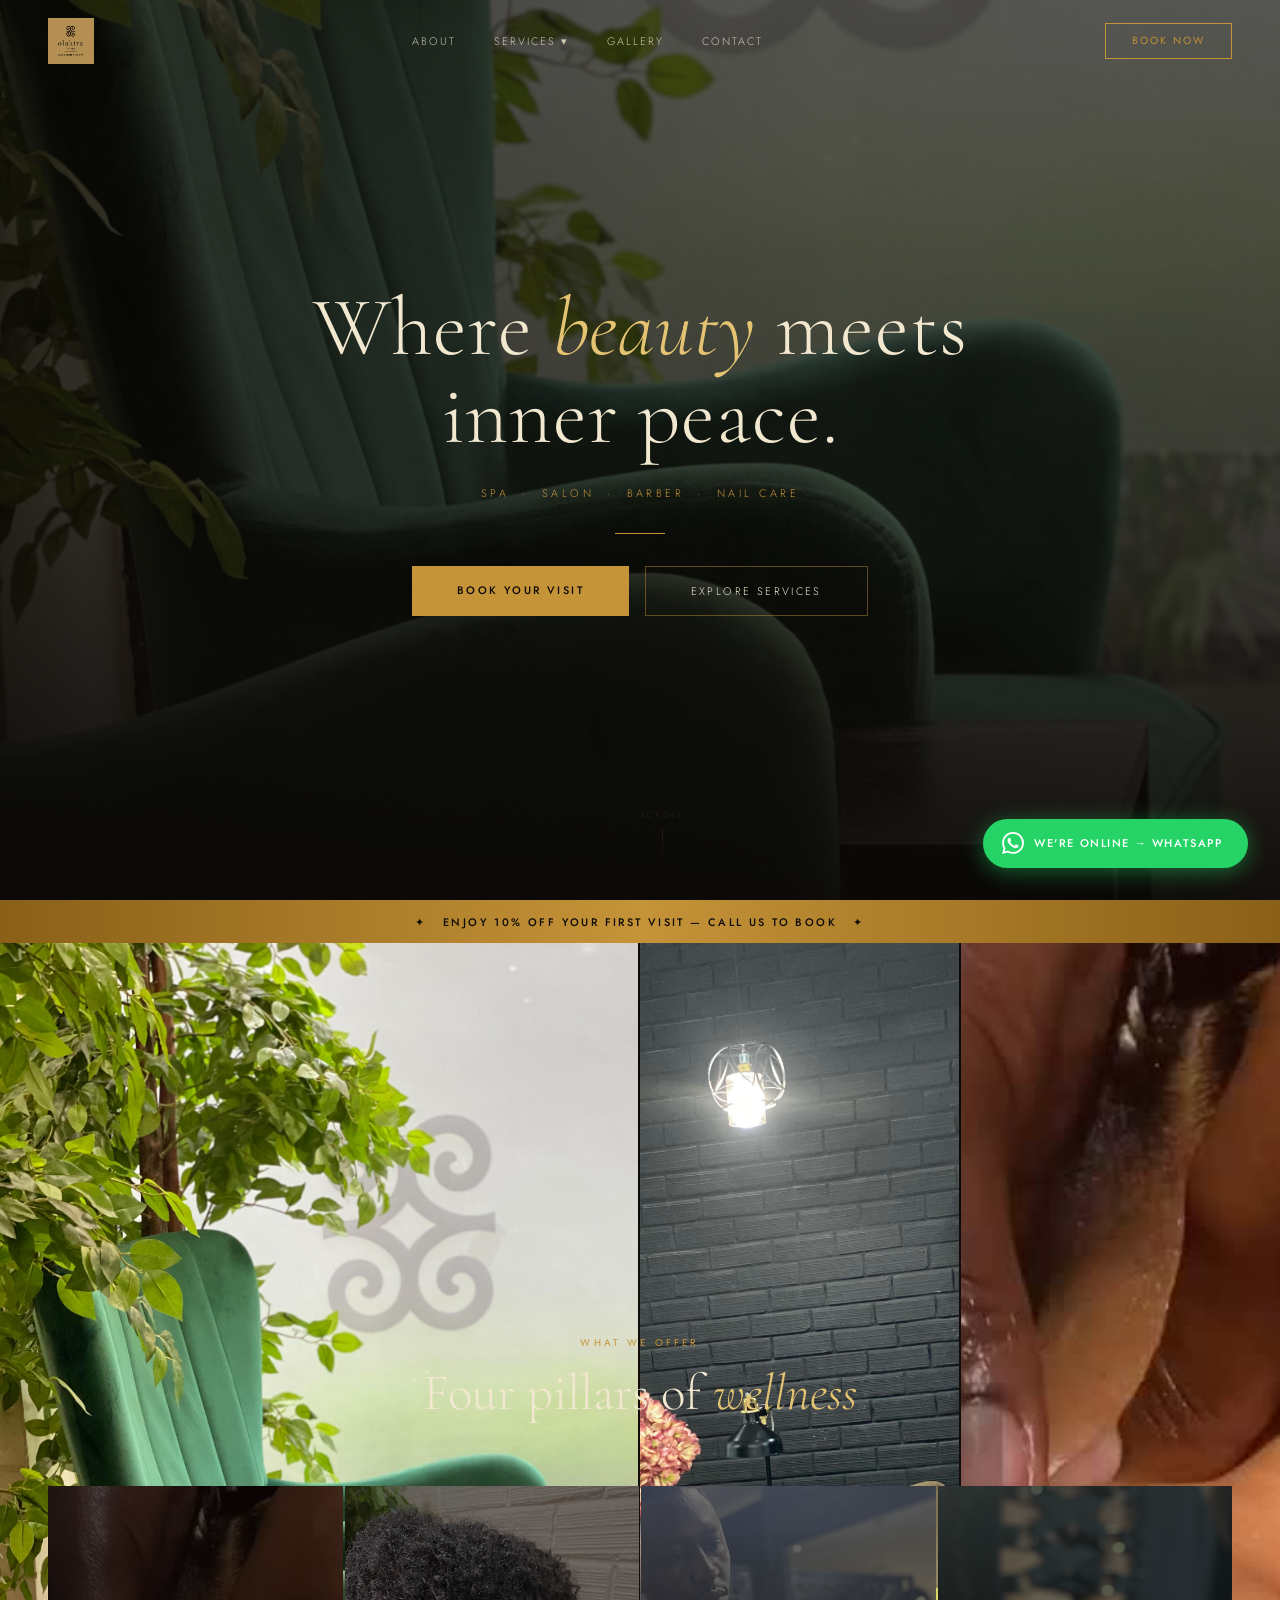
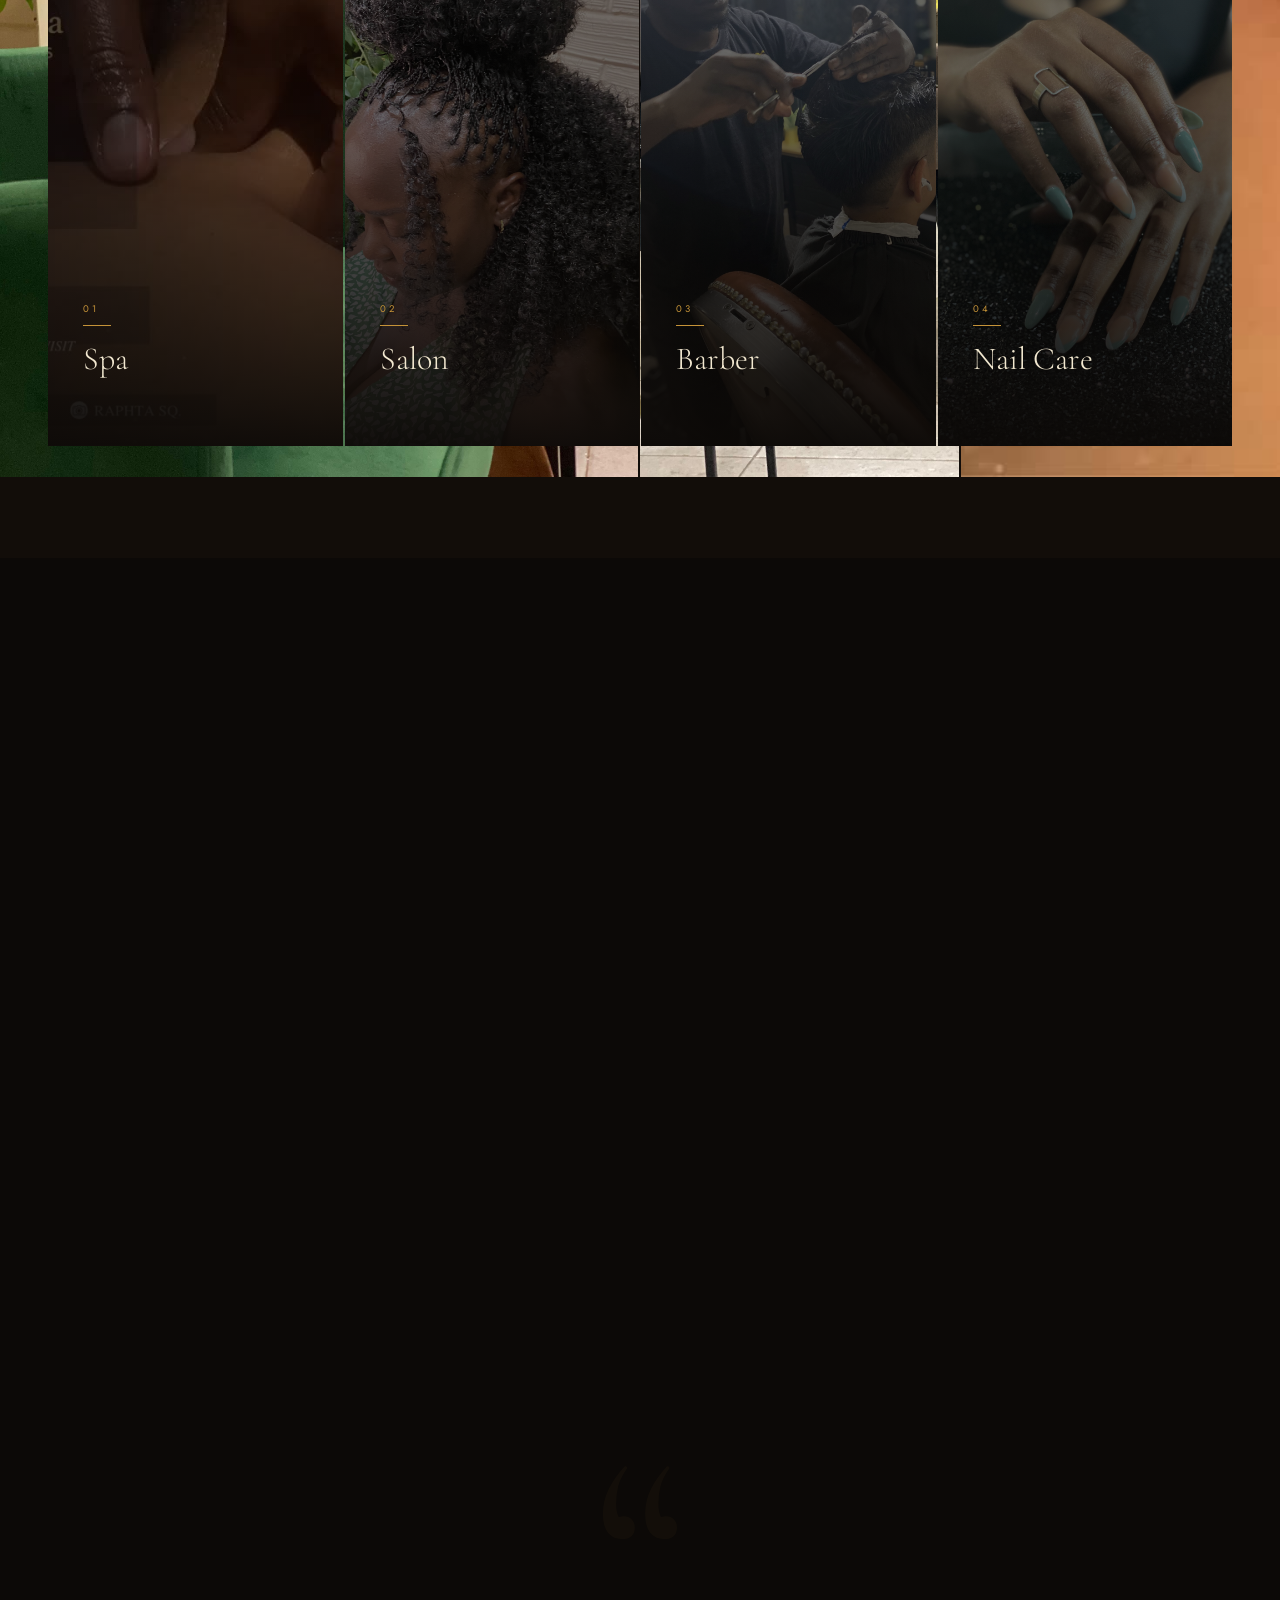
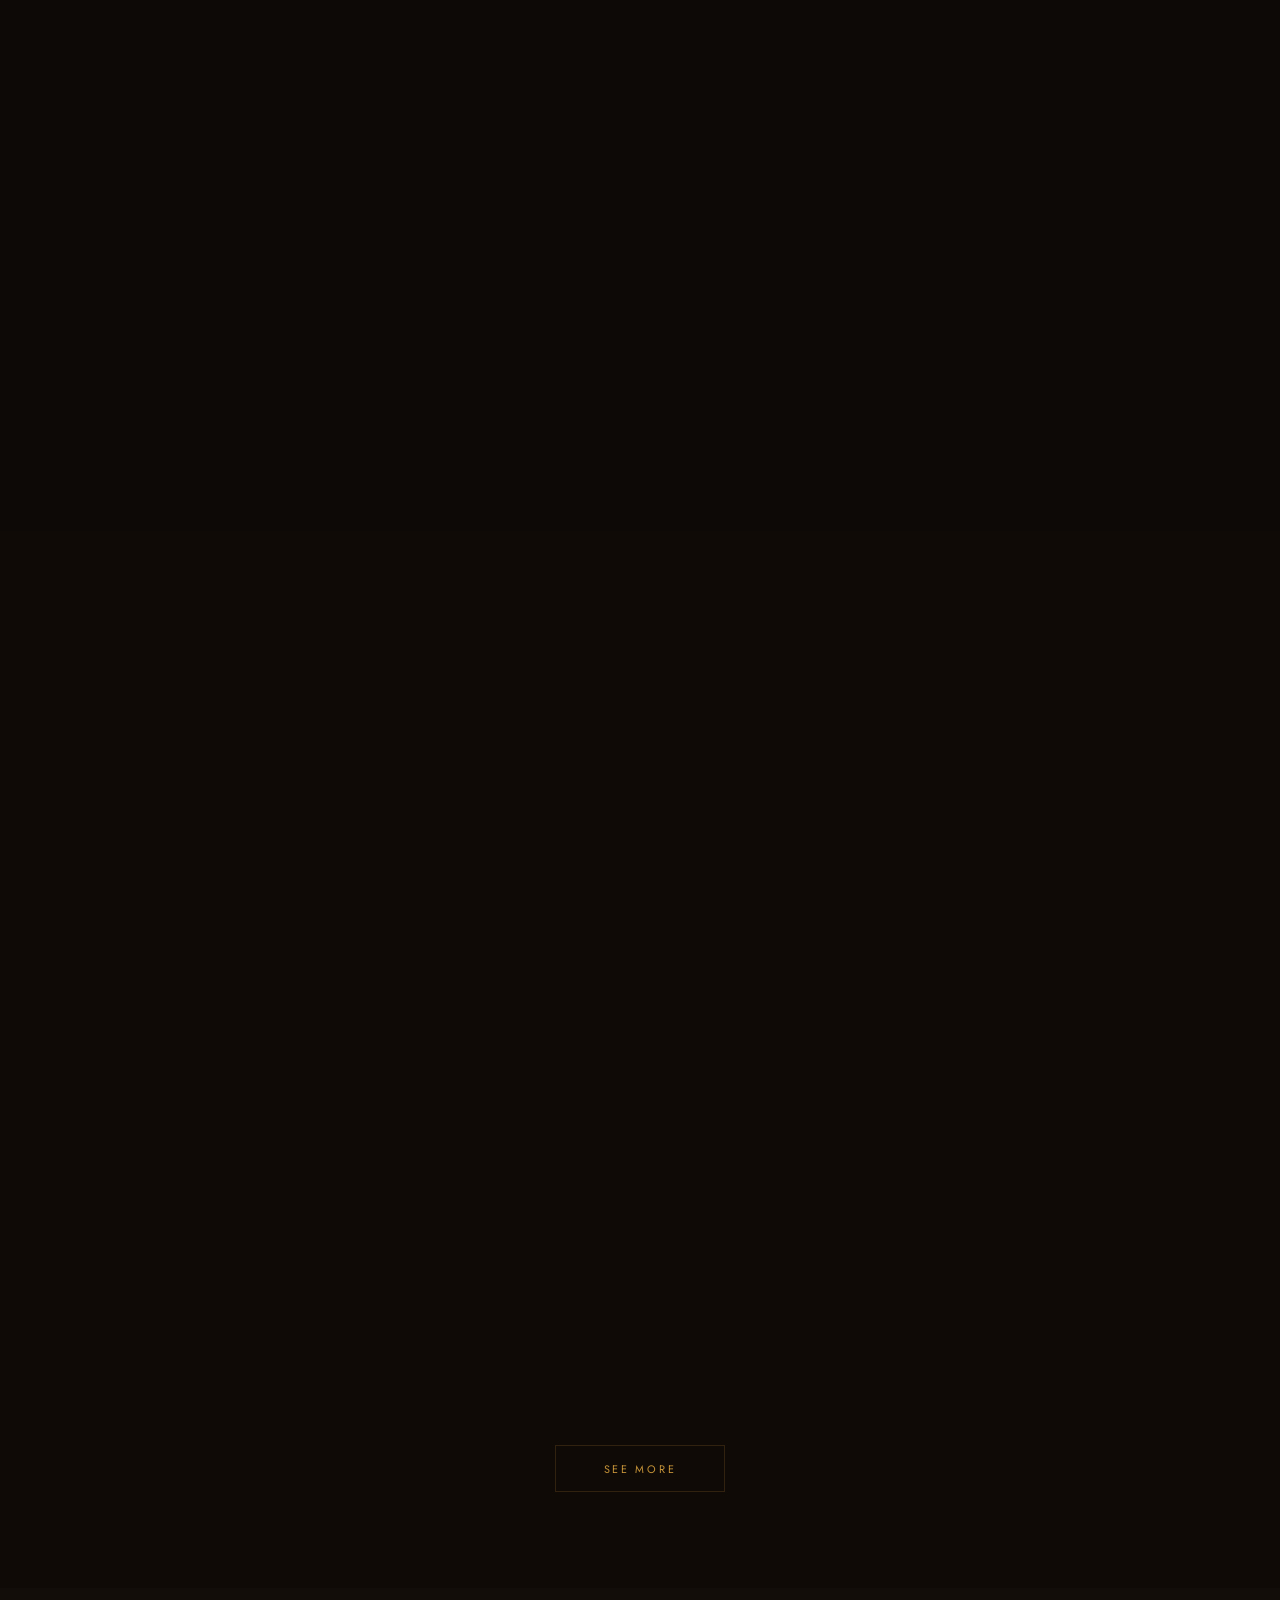
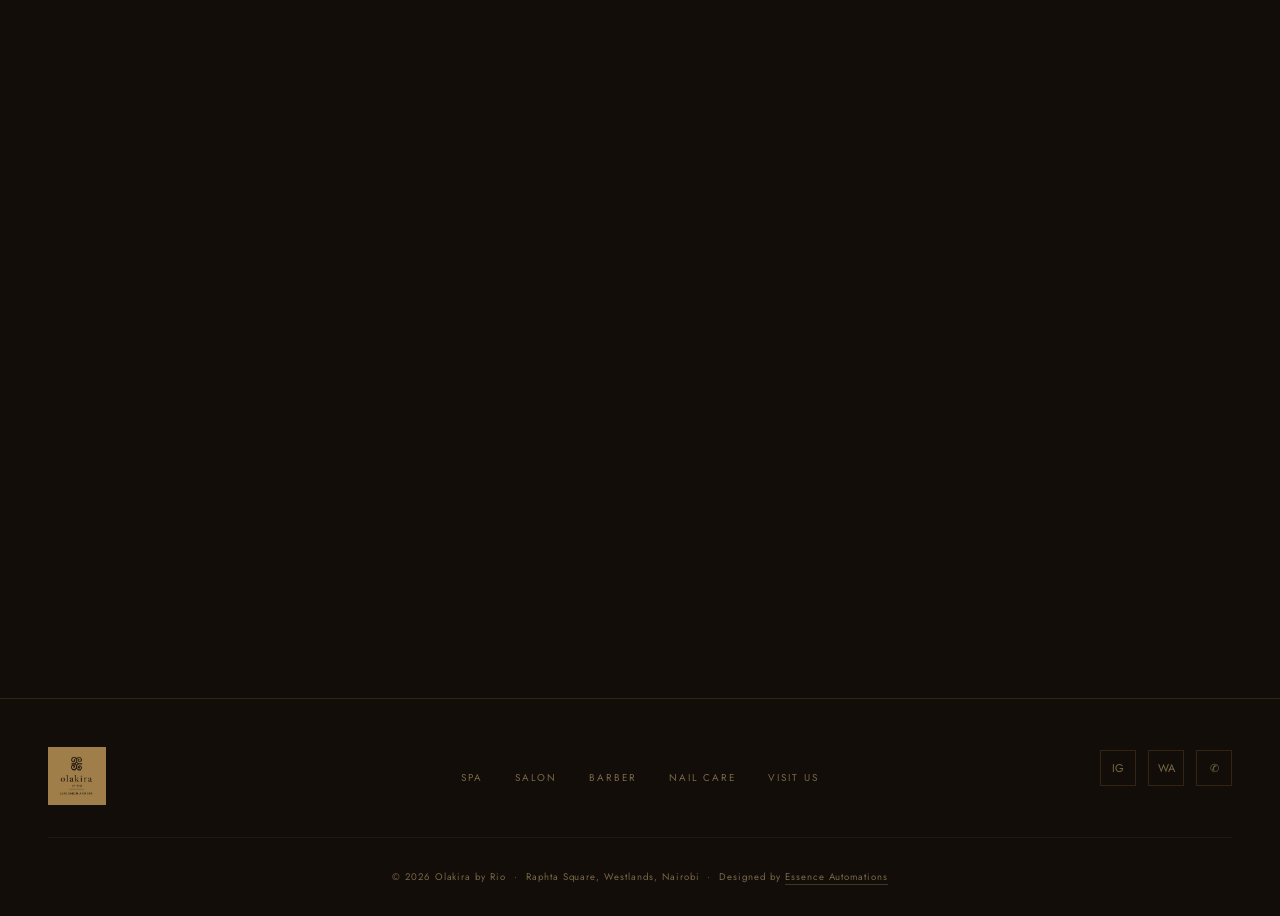
<file: index.html>
<!DOCTYPE html>
<html lang="en">
<head>
  <meta charset="UTF-8">
  <meta name="viewport" content="width=device-width, initial-scale=1.0">
  <title>Olakira by Rio — Luxe Salon & Spa, Nairobi</title>
  <meta name="description" content="Nairobi's premier wellness hub at Raphta Square. Spa, Salon, Barber & Nail Care. 10% off your first visit. Open daily.">

  <!-- Open Graph -->
  <meta property="og:type" content="website">
  <meta property="og:title" content="Olakira by Rio — Luxe Salon & Spa">
  <meta property="og:description" content="A wellness hub in Nairobi's Raphta Square. Spa · Salon · Barber · Nail Care. 10% off your first visit.">
  <meta property="og:image" content="https://olakira.essenceautomations.com/olakiraspa_reels/05_566191283_18415042642112519_1553689507000476350_n.jpg">
  <meta property="og:image:width" content="1200">
  <meta property="og:image:height" content="630">
  <meta property="og:url" content="https://olakira.essenceautomations.com">
  <meta property="og:site_name" content="Olakira by Rio">
  <meta name="twitter:card" content="summary_large_image">
  <meta name="twitter:image" content="https://olakira.essenceautomations.com/olakiraspa_reels/05_566191283_18415042642112519_1553689507000476350_n.jpg">

  <link rel="icon" type="image/jpeg" href="Favicon.jpg">
  <link rel="apple-touch-icon" href="Favicon.jpg">
  <link rel="stylesheet" href="style.css">
</head>
<body>

  <!-- NAV -->
  <nav id="navbar">
    <div class="nav-logo">
      <a href="index.html"><img src="Olakira logo.jpg" alt="Olakira by Rio"></a>
    </div>
    <div class="nav-center">
      <ul class="nav-links">
        <li><a href="#about">About</a></li>
        <li>
          <a href="#services">Services ▾</a>
          <div class="nav-dropdown">
            <a href="spa.html">Spa</a>
            <a href="salon.html">Salon</a>
            <a href="barber.html">Barber</a>
            <a href="nail-care.html">Nail Care</a>
          </div>
        </li>
        <li><a href="#gallery">Gallery</a></li>
        <li><a href="contact.html">Contact</a></li>
      </ul>
    </div>
    <a href="tel:0115711286" class="nav-cta">Book Now</a>
    <button class="nav-hamburger" id="hamburger" aria-label="Menu">
      <span></span><span></span><span></span>
    </button>
  </nav>

  <!-- MOBILE NAV -->
  <div class="nav-mobile" id="mobileNav">
    <button class="nav-mobile-close" id="mobileClose">✕</button>
    <a href="index.html">Home</a>
    <a href="spa.html">Spa</a>
    <a href="salon.html">Salon</a>
    <a href="barber.html">Barber</a>
    <a href="nail-care.html">Nail Care</a>
    <a href="contact.html">Contact</a>
    <a href="tel:0115711286" style="color:var(--gold)">011 5711 286</a>
  </div>

  <!-- HERO -->
  <section class="home-hero">
    <div class="hero-slider">
      <div class="hero-slide active">
        <img src="olakiraspa_reels/05_566191283_18415042642112519_1553689507000476350_n.jpg" alt="Olakira lounge">
      </div>
      <div class="hero-slide">
        <img src="olakiraspa_reels/01_609672844_1798913514156442_510552515453268651_n.jpg" alt="Spa massage">
      </div>
      <div class="hero-slide">
        <img src="olakiraspa_reels/25_657885121_18443408323112519_1840772036587899212_n.jpg" alt="Spa treatment">
      </div>
      <div class="hero-slide">
        <img src="olakiraspa_reels/02_574214235_18418445989112519_7023469304565600331_n.jpg" alt="Hair styling">
      </div>
      <div class="hero-slide">
        <img src="olakiraspa_reels/06_563213015_18414166879112519_7761451110414118174_n.jpg" alt="Nail care">
      </div>
    </div>
    <div class="hero-overlay"></div>
    <div class="home-hero-content">
      <h1 class="home-hero-tagline">Where <em>beauty</em> meets<br>inner peace.</h1>
      <p class="home-hero-sub">Spa &nbsp;·&nbsp; Salon &nbsp;·&nbsp; Barber &nbsp;·&nbsp; Nail Care</p>
      <div class="home-hero-divider"></div>
      <div class="home-hero-btns">
        <a href="tel:0115711286" class="btn-gold">Book Your Visit</a>
        <a href="#services" class="btn-outline">Explore Services</a>
      </div>
    </div>
    <div class="home-hero-scroll">
      <span>Scroll</span>
      <div class="home-hero-scroll-line"></div>
    </div>
  </section>

  <!-- BANNER -->
  <div class="banner-strip">✦ &nbsp; Enjoy 10% off your first visit — call us to book &nbsp; ✦</div>

  <!-- PHOTO STRIP -->
  <div class="photo-strip">
    <img src="olakiraspa_reels/05_566191283_18415042642112519_1553689507000476350_n.jpg" alt="Olakira lounge">
    <img src="olakiraspa_reels/10_541762390_18407667661112519_5970253757531968244_n.jpg" alt="Nail studio interior">
    <img src="olakiraspa_reels/01_609672844_1798913514156442_510552515453268651_n.jpg" alt="Spa massage">
  </div>

  <!-- SERVICES -->
  <section class="home-services" id="services">
    <div class="home-services-header">
      <div class="section-label reveal">What We Offer</div>
      <h2 class="section-title reveal delay-1">Four pillars of <em>wellness</em></h2>
    </div>
    <div class="services-grid">
      <div class="service-card reveal">
        <img src="olakiraspa_reels/01_609672844_1798913514156442_510552515453268651_n.jpg" alt="Spa">
        <div class="service-card-overlay">
          <div class="service-card-num">01</div>
          <div class="service-card-line"></div>
          <div class="service-card-name">Spa</div>
          <div class="service-card-desc">Massages, facials, body scrubs & healing treatments in a serene sanctuary.</div>
          <a href="spa.html" class="service-card-link">Explore Spa →</a>
        </div>
      </div>
      <div class="service-card reveal delay-1">
        <img src="olakiraspa_reels/02_574214235_18418445989112519_7023469304565600331_n.jpg" alt="Salon">
        <div class="service-card-overlay">
          <div class="service-card-num">02</div>
          <div class="service-card-line"></div>
          <div class="service-card-name">Salon</div>
          <div class="service-card-desc">Expert styling, braiding & hair treatments for every texture and vision.</div>
          <a href="salon.html" class="service-card-link">Explore Salon →</a>
        </div>
      </div>
      <div class="service-card reveal delay-2">
        <img src="olakiraspa_reels/21_486792722_18385430626112519_4035482825394957184_n.jpg" alt="Barber">
        <div class="service-card-overlay">
          <div class="service-card-num">03</div>
          <div class="service-card-line"></div>
          <div class="service-card-name">Barber</div>
          <div class="service-card-desc">Precision cuts, beard grooming & threading for the modern gentleman.</div>
          <a href="barber.html" class="service-card-link">Explore Barber →</a>
        </div>
      </div>
      <div class="service-card reveal delay-3">
        <img src="olakiraspa_reels/06_563213015_18414166879112519_7761451110414118174_n.jpg" alt="Nail Care">
        <div class="service-card-overlay">
          <div class="service-card-num">04</div>
          <div class="service-card-line"></div>
          <div class="service-card-name">Nail Care</div>
          <div class="service-card-desc">From classic manicures to intricate nail art — your finish, perfected.</div>
          <a href="nail-care.html" class="service-card-link">Explore Nail Care →</a>
        </div>
      </div>
    </div>
  </section>

  <!-- ABOUT -->
  <section class="home-about" id="about">
    <div class="home-about-photo reveal">
      <img src="olakiraspa_reels/05_566191283_18415042642112519_1553689507000476350_n.jpg" alt="Olakira interior">
    </div>
    <div class="home-about-text reveal delay-1">
      <div class="section-label">Our Story</div>
      <h2 class="section-title">A sanctuary <em>under one roof</em></h2>
      <p>Olakira by Rio was built on a simple conviction — that everyone deserves a place to truly exhale. Nestled in Raphta Square, Westlands, we've created a wellness hub where a relaxing spa, modern barbershop, expert hair studio, and nail care exist under one beautifully curated space.</p>
      <blockquote class="about-quote">"We don't just make you look good.<br>We make you feel like yourself again."</blockquote>
      <div class="about-stats">
        <div>
          <div class="stat-num" data-target="4" data-suffix="">4</div>
          <div class="stat-label">Services</div>
        </div>
        <div>
          <div class="stat-num" data-target="6700" data-suffix="+">6,700+</div>
          <div class="stat-label">Followers</div>
        </div>
        <div>
          <div class="stat-num" data-target="10" data-suffix="%">10%</div>
          <div class="stat-label">First Visit Off</div>
        </div>
      </div>
    </div>
  </section>

  <!-- REVIEWS -->
  <section class="reviews-section">
    <div class="section-label reveal">What Our Clients Say</div>
    <h2 class="section-title reveal delay-1">Trusted by <em>Nairobi</em></h2>
    <div class="divider center reveal delay-2"></div>
    <div class="reviews-slider-wrap reveal delay-2">
      <div class="reviews-track">

        <div class="review-slide active">
          <div class="review-stars">★★★★★</div>
          <p class="review-text">"Loved everything about my appointment. The deep tissue massage was exactly what I needed — so relaxing and professional. Will definitely be back."</p>
          <div class="review-author">Imani Wangu</div>
          <div class="review-source">⭑ Google Review</div>
        </div>

        <div class="review-slide">
          <div class="review-stars">★★★★★</div>
          <p class="review-text">"The best hot stone massage in town!! Grace and Alice paid really good attention to us. Exceptional service — my wife and I left feeling completely renewed."</p>
          <div class="review-author">Samuel Njuguna</div>
          <div class="review-source">⭑ Google Review</div>
        </div>

        <div class="review-slide">
          <div class="review-stars">★★★★★</div>
          <p class="review-text">"I had my waxing done here by a lovely lady named Grace, and I can honestly say it was the best waxing experience I've ever had. So gentle and thorough."</p>
          <div class="review-author">Jinoos Aziz</div>
          <div class="review-source">⭑ Google Review</div>
        </div>

        <div class="review-slide">
          <div class="review-stars">★★★★★</div>
          <p class="review-text">"I had a wonderful experience. The massage was incredibly relaxing, and the pedicure was flawless. The staff are warm, attentive, and genuinely caring."</p>
          <div class="review-author">Nazra S.</div>
          <div class="review-source">⭑ Google Review</div>
        </div>

        <div class="review-slide">
          <div class="review-stars">★★★★★</div>
          <p class="review-text">"Staff is kind, facilities are clean and it's always easy to get an appointment. Mani/pedis are very well done — consistent quality every single time."</p>
          <div class="review-author">Jeanna Buck-Simpson</div>
          <div class="review-source">⭑ Google Review</div>
        </div>

      </div>
      <div class="review-controls">
        <button class="review-arrow" onclick="moveReview(-1)">&#8592;</button>
        <div class="review-dots">
          <button class="review-dot active" onclick="goToReview(0)"></button>
          <button class="review-dot" onclick="goToReview(1)"></button>
          <button class="review-dot" onclick="goToReview(2)"></button>
          <button class="review-dot" onclick="goToReview(3)"></button>
          <button class="review-dot" onclick="goToReview(4)"></button>
        </div>
        <button class="review-arrow" onclick="moveReview(1)">&#8594;</button>
      </div>
      <a href="https://www.google.com/search?q=olakira+spa+nairobi#lrd=0x182f17b30d686fef:0xcf68f7adaf5ba8b1,1,,,," target="_blank" class="google-badge">
        <svg viewBox="0 0 24 24" fill="none"><path d="M22.56 12.25c0-.78-.07-1.53-.2-2.25H12v4.26h5.92c-.26 1.37-1.04 2.53-2.21 3.31v2.77h3.57c2.08-1.92 3.28-4.74 3.28-8.09z" fill="#4285F4"/><path d="M12 23c2.97 0 5.46-.98 7.28-2.66l-3.57-2.77c-.98.66-2.23 1.06-3.71 1.06-2.86 0-5.29-1.93-6.16-4.53H2.18v2.84C3.99 20.53 7.7 23 12 23z" fill="#34A853"/><path d="M5.84 14.09c-.22-.66-.35-1.36-.35-2.09s.13-1.43.35-2.09V7.07H2.18C1.43 8.55 1 10.22 1 12s.43 3.45 1.18 4.93l3.66-2.84z" fill="#FBBC05"/><path d="M12 5.38c1.62 0 3.06.56 4.21 1.64l3.15-3.15C17.45 2.09 14.97 1 12 1 7.7 1 3.99 3.47 2.18 7.07l3.66 2.84c.87-2.6 3.3-4.53 6.16-4.53z" fill="#EA4335"/></svg>
        View all Google reviews
      </a>
    </div>
  </section>

  <!-- GALLERY -->
  <section class="gallery-section" id="gallery">
    <div class="gallery-header">
      <div class="section-label reveal">The Olakira Experience</div>
      <h2 class="section-title reveal delay-1">Inside <em>our world</em></h2>
    </div>
    <div class="gallery-grid-3" id="galleryMain">
      <div class="gallery-item tall reveal"><img src="olakiraspa_reels/25_657885121_18443408323112519_1840772036587899212_n.jpg" alt="Spa treatment"></div>
      <div class="gallery-item reveal delay-1"><img src="olakiraspa_reels/15_503472283_1762468231316155_7450886755091345996_n.jpg" alt="Nail care"></div>
      <div class="gallery-item reveal delay-2"><img src="olakiraspa_reels/08_553371277_18410899159112519_5682473886408262873_n.jpg" alt="Hair styling"></div>
      <div class="gallery-item reveal"><img src="olakiraspa_reels/04_568227292_18416174380112519_8328890185280570963_n.jpg" alt="Hair coloring"></div>
      <div class="gallery-item reveal delay-1"><img src="olakiraspa_reels/14_521920092_18401763124112519_7146879129413040785_n.jpg" alt="Chrome nails"></div>
    </div>

    <div class="gallery-more" id="galleryMore">
      <div class="gallery-item"><img src="olakiraspa_reels/28_641428636_18436887730112519_3410129411903647378_n.jpg" alt="Barber cut"></div>
      <div class="gallery-item"><img src="olakiraspa_reels/31_621769313_18429568252112519_3403007466717554763_n.jpg" alt="Long braids"></div>
      <div class="gallery-item"><img src="olakiraspa_reels/26_657366144_18443033200112519_288813495671085797_n.jpg" alt="Pedicure"></div>
      <div class="gallery-item"><img src="olakiraspa_reels/22_485305289_18384593239112519_4733260942690697798_n.jpg" alt="Barber shave"></div>
      <div class="gallery-item"><img src="olakiraspa_reels/16_502141735_18394716523112519_9124059489932779878_n.jpg" alt="Curly blowout"></div>
      <div class="gallery-item"><img src="olakiraspa_reels/12_532100737_760511179794412_2514654318375176188_n.jpg" alt="Spa treatment"></div>
      <div class="gallery-item"><img src="olakiraspa_reels/17_498020320_914853540711804_4060900780618715695_n.jpg" alt="Foot massage"></div>
      <div class="gallery-item"><img src="olakiraspa_reels/19_491437585_18389475772112519_8841560431180340238_n.jpg" alt="Senegalese twists"></div>
      <div class="gallery-item"><img src="olakiraspa_reels/21_486792722_18385430626112519_4035482825394957184_n.jpg" alt="Barber scissor cut"></div>
      <div class="gallery-item"><img src="olakiraspa_reels/29_642163138_18436593967112519_2410166459133013001_n.jpg" alt="Blue nail art"></div>
      <div class="gallery-item"><img src="olakiraspa_reels/32_613589154_18428054224112519_5388603176391833016_n.jpg" alt="Curly ombre hair"></div>
    </div>

    <div style="text-align:center; margin-top: 2.5rem;">
      <button class="gallery-see-more" id="seeMoreBtn" onclick="toggleGallery()">See More</button>
    </div>
  </section>

  <!-- VISIT -->
  <section class="visit-section" id="visit">
    <div class="visit-inner">
      <div>
        <div class="section-label reveal">Find Us</div>
        <h2 class="section-title reveal delay-1">Come <em>visit us</em></h2>
        <div class="visit-info-rows">
          <div class="info-row reveal">
            <div class="info-icon">
              <svg width="18" height="18" viewBox="0 0 24 24" fill="none" stroke="currentColor" stroke-width="1.5" stroke-linecap="round" stroke-linejoin="round"><path d="M12 2C8.13 2 5 5.13 5 9c0 5.25 7 13 7 13s7-7.75 7-13c0-3.87-3.13-7-7-7z"/><circle cx="12" cy="9" r="2.5"/></svg>
            </div>
            <div>
              <div class="info-label">Location</div>
              <div class="info-value">Raphta Square, Raphta Road<br>Westlands, Nairobi, Kenya</div>
            </div>
          </div>
          <div class="info-row reveal delay-1">
            <div class="info-icon">
              <svg width="18" height="18" viewBox="0 0 24 24" fill="none" stroke="currentColor" stroke-width="1.5" stroke-linecap="round" stroke-linejoin="round"><path d="M22 16.92v3a2 2 0 01-2.18 2 19.79 19.79 0 01-8.63-3.07A19.5 19.5 0 013.07 9.8a19.79 19.79 0 01-3.07-8.67A2 2 0 012 .82h3a2 2 0 012 1.72c.127.96.361 1.903.7 2.81a2 2 0 01-.45 2.11L6.09 8.91a16 16 0 006 6l1.27-1.27a2 2 0 012.11-.45c.907.339 1.85.573 2.81.7A2 2 0 0122 16.92z"/></svg>
            </div>
            <div>
              <div class="info-label">Phone</div>
              <div class="info-value"><a href="tel:0115711286">011 5711 286</a></div>
            </div>
          </div>
          <div class="info-row reveal delay-2">
            <div class="info-icon">
              <svg width="18" height="18" viewBox="0 0 24 24" fill="none" stroke="currentColor" stroke-width="1.5" stroke-linecap="round" stroke-linejoin="round"><circle cx="12" cy="12" r="10"/><polyline points="12 6 12 12 16 14"/></svg>
            </div>
            <div>
              <div class="info-label">Opening Hours</div>
              <div class="hours-table">
                <span class="day">Mon – Sat</span><span class="time">9:00 AM – 8:00 PM</span>
                <span class="day">Sunday</span><span class="time">10:00 AM – 5:00 PM</span>
              </div>
            </div>
          </div>
          <div class="info-row reveal delay-3">
            <div class="info-icon">
              <svg width="18" height="18" viewBox="0 0 24 24" fill="none" stroke="currentColor" stroke-width="1.5" stroke-linecap="round" stroke-linejoin="round"><rect x="2" y="2" width="20" height="20" rx="5" ry="5"/><path d="M16 11.37A4 4 0 1112.63 8 4 4 0 0116 11.37z"/><line x1="17.5" y1="6.5" x2="17.51" y2="6.5"/></svg>
            </div>
            <div>
              <div class="info-label">Instagram</div>
              <div class="info-value"><a href="https://www.instagram.com/olakiraspa/" target="_blank" style="color:var(--gold)">@olakiraspa</a></div>
            </div>
          </div>
        </div>
      </div>
      <div class="visit-right reveal delay-2">
        <div class="map-embed">
          <iframe src="https://www.google.com/maps/embed?pb=!1m18!1m12!1m3!1d3988.8465990469135!2d36.7891383!3d-1.2645638!2m3!1f0!2f0!3f0!3m2!1i1024!2i768!4f13.1!3m3!1m2!1s0x182f17b30d686fef%3A0xcf68f7adaf5ba8b1!2sOlakira%20West!5e0!3m2!1sen!2ske!4v1776059726477!5m2!1sen!2ske" width="100%" height="100%" style="border:0;" allowfullscreen="" loading="lazy" referrerpolicy="no-referrer-when-downgrade"></iframe>
        </div>
        <div class="promo-card">
          <div class="promo-big">10%</div>
          <div class="promo-label">Off your first visit</div>
          <a href="tel:0115711286">Call to Book — 011 5711 286</a>
        </div>
      </div>
    </div>
  </section>

  <!-- FOOTER -->
  <footer>
    <div class="footer-inner">
      <div class="footer-logo">
        <img src="Olakira logo.jpg" alt="Olakira by Rio">
      </div>
      <ul class="footer-links">
        <li><a href="spa.html">Spa</a></li>
        <li><a href="salon.html">Salon</a></li>
        <li><a href="barber.html">Barber</a></li>
        <li><a href="nail-care.html">Nail Care</a></li>
        <li><a href="#visit">Visit Us</a></li>
      </ul>
      <div class="footer-right">
        <div class="footer-social">
          <a href="https://www.instagram.com/olakiraspa/" target="_blank" title="Instagram">IG</a>
          <a href="https://wa.me/254115711286" target="_blank" title="WhatsApp">WA</a>
          <a href="tel:0115711286" title="Call Us">✆</a>
        </div>
      </div>
    </div>
    <p class="footer-copy">© 2026 Olakira by Rio &nbsp;·&nbsp; Raphta Square, Westlands, Nairobi &nbsp;·&nbsp; Designed by <a href="https://essenceautomations.com" target="_blank" class="footer-credit">Essence Automations</a></p>
  </footer>

  <script>
    // Nav scroll
    const nav = document.getElementById('navbar');
    window.addEventListener('scroll', () => {
      nav.classList.toggle('scrolled', window.scrollY > 60);
    });

    // Mobile menu
    document.getElementById('hamburger').addEventListener('click', () => {
      document.getElementById('mobileNav').classList.add('open');
    });
    document.getElementById('mobileClose').addEventListener('click', () => {
      document.getElementById('mobileNav').classList.remove('open');
    });

    // Reviews slider
    const rSlides = document.querySelectorAll('.review-slide');
    const rDots   = document.querySelectorAll('.review-dot');
    let rCurrent  = 0, rTimer;

    function goToReview(n) {
      rSlides[rCurrent].classList.remove('active');
      rDots[rCurrent].classList.remove('active');
      rCurrent = (n + rSlides.length) % rSlides.length;
      rSlides[rCurrent].classList.add('active');
      rDots[rCurrent].classList.add('active');
    }
    function moveReview(dir) {
      clearInterval(rTimer);
      goToReview(rCurrent + dir);
      rTimer = setInterval(() => goToReview(rCurrent + 1), 5500);
    }
    rTimer = setInterval(() => goToReview(rCurrent + 1), 5500);

    // Gallery see more
    function toggleGallery() {
      const more = document.getElementById('galleryMore');
      const btn  = document.getElementById('seeMoreBtn');
      const isOpen = more.classList.toggle('open');
      btn.textContent = isOpen ? 'See Less' : 'See More';
      if (!isOpen) {
        document.getElementById('gallery').scrollIntoView({ behavior: 'smooth', block: 'start' });
      }
    }

    // Hero slider
    const slides = document.querySelectorAll('.hero-slide');
    let current = 0;
    setInterval(() => {
      slides[current].classList.remove('active');
      current = (current + 1) % slides.length;
      slides[current].classList.add('active');
    }, 7000);

    // Stat counters
    let counted = false;
    function runCounters() {
      if (counted) return;
      const stats = document.querySelectorAll('.stat-num[data-target]');
      if (!stats.length) return;
      const first = stats[0].getBoundingClientRect();
      if (first.top > window.innerHeight) return;
      counted = true;
      stats.forEach(el => {
        const target = +el.dataset.target;
        const suffix = el.dataset.suffix || '';
        const isLarge = target >= 1000;
        const duration = 1800;
        const steps = 60;
        let step = 0;
        const timer = setInterval(() => {
          step++;
          const val = Math.round(target * (step / steps));
          el.textContent = isLarge ? val.toLocaleString() + suffix : val + suffix;
          if (step >= steps) { clearInterval(timer); el.textContent = isLarge ? target.toLocaleString() + suffix : target + suffix; }
        }, duration / steps);
      });
    }
    window.addEventListener('scroll', runCounters, { passive: true });
    runCounters();

    // Scroll reveal — also triggers immediately for elements already in view
    const observer = new IntersectionObserver((entries) => {
      entries.forEach(e => { if (e.isIntersecting) e.target.classList.add('visible'); });
    }, { threshold: 0, rootMargin: '0px 0px 0px 0px' });
    document.querySelectorAll('.reveal').forEach(el => observer.observe(el));
  </script>
  <!-- WHATSAPP FLOAT -->
  <a href="https://wa.me/254115711286" target="_blank" class="wa-float" aria-label="Chat on WhatsApp">
    <svg viewBox="0 0 24 24" fill="currentColor"><path d="M17.472 14.382c-.297-.149-1.758-.867-2.03-.967-.273-.099-.471-.148-.67.15-.197.297-.767.966-.94 1.164-.173.199-.347.223-.644.075-.297-.15-1.255-.463-2.39-1.475-.883-.788-1.48-1.761-1.653-2.059-.173-.297-.018-.458.13-.606.134-.133.298-.347.446-.52.149-.174.198-.298.298-.497.099-.198.05-.371-.025-.52-.075-.149-.669-1.612-.916-2.207-.242-.579-.487-.5-.669-.51-.173-.008-.371-.01-.57-.01-.198 0-.52.074-.792.372-.272.297-1.04 1.016-1.04 2.479 0 1.462 1.065 2.875 1.213 3.074.149.198 2.096 3.2 5.077 4.487.709.306 1.262.489 1.694.625.712.227 1.36.195 1.871.118.571-.085 1.758-.719 2.006-1.413.248-.694.248-1.289.173-1.413-.074-.124-.272-.198-.57-.347m-5.421 7.403h-.004a9.87 9.87 0 01-5.031-1.378l-.361-.214-3.741.982.998-3.648-.235-.374a9.86 9.86 0 01-1.51-5.26c.001-5.45 4.436-9.884 9.888-9.884 2.64 0 5.122 1.03 6.988 2.898a9.825 9.825 0 012.893 6.994c-.003 5.45-4.437 9.884-9.885 9.884m8.413-18.297A11.815 11.815 0 0012.05 0C5.495 0 .16 5.335.157 11.892c0 2.096.547 4.142 1.588 5.945L.057 24l6.305-1.654a11.882 11.882 0 005.683 1.448h.005c6.554 0 11.89-5.335 11.893-11.893a11.821 11.821 0 00-3.48-8.413z"/></svg>
    <span>We're Online &rarr; WhatsApp</span>
  </a>
</body>
</html>
</file>
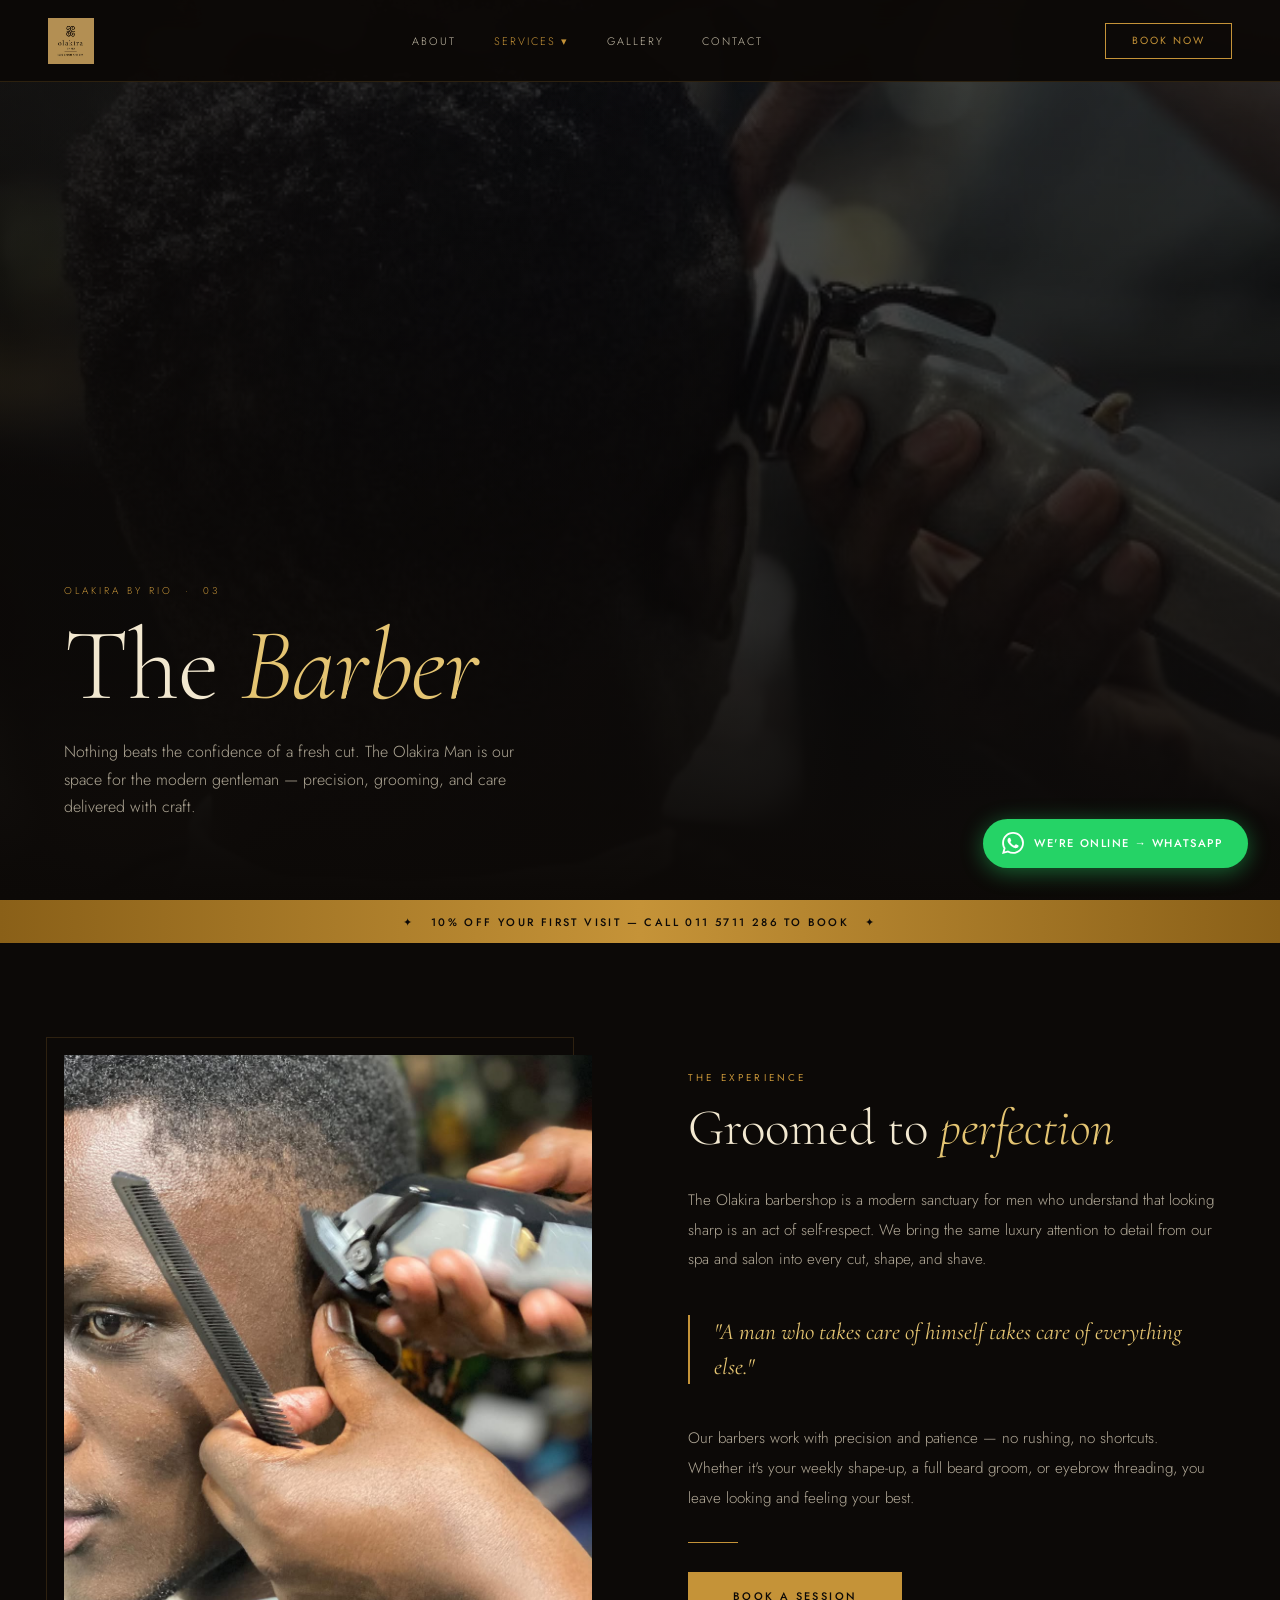
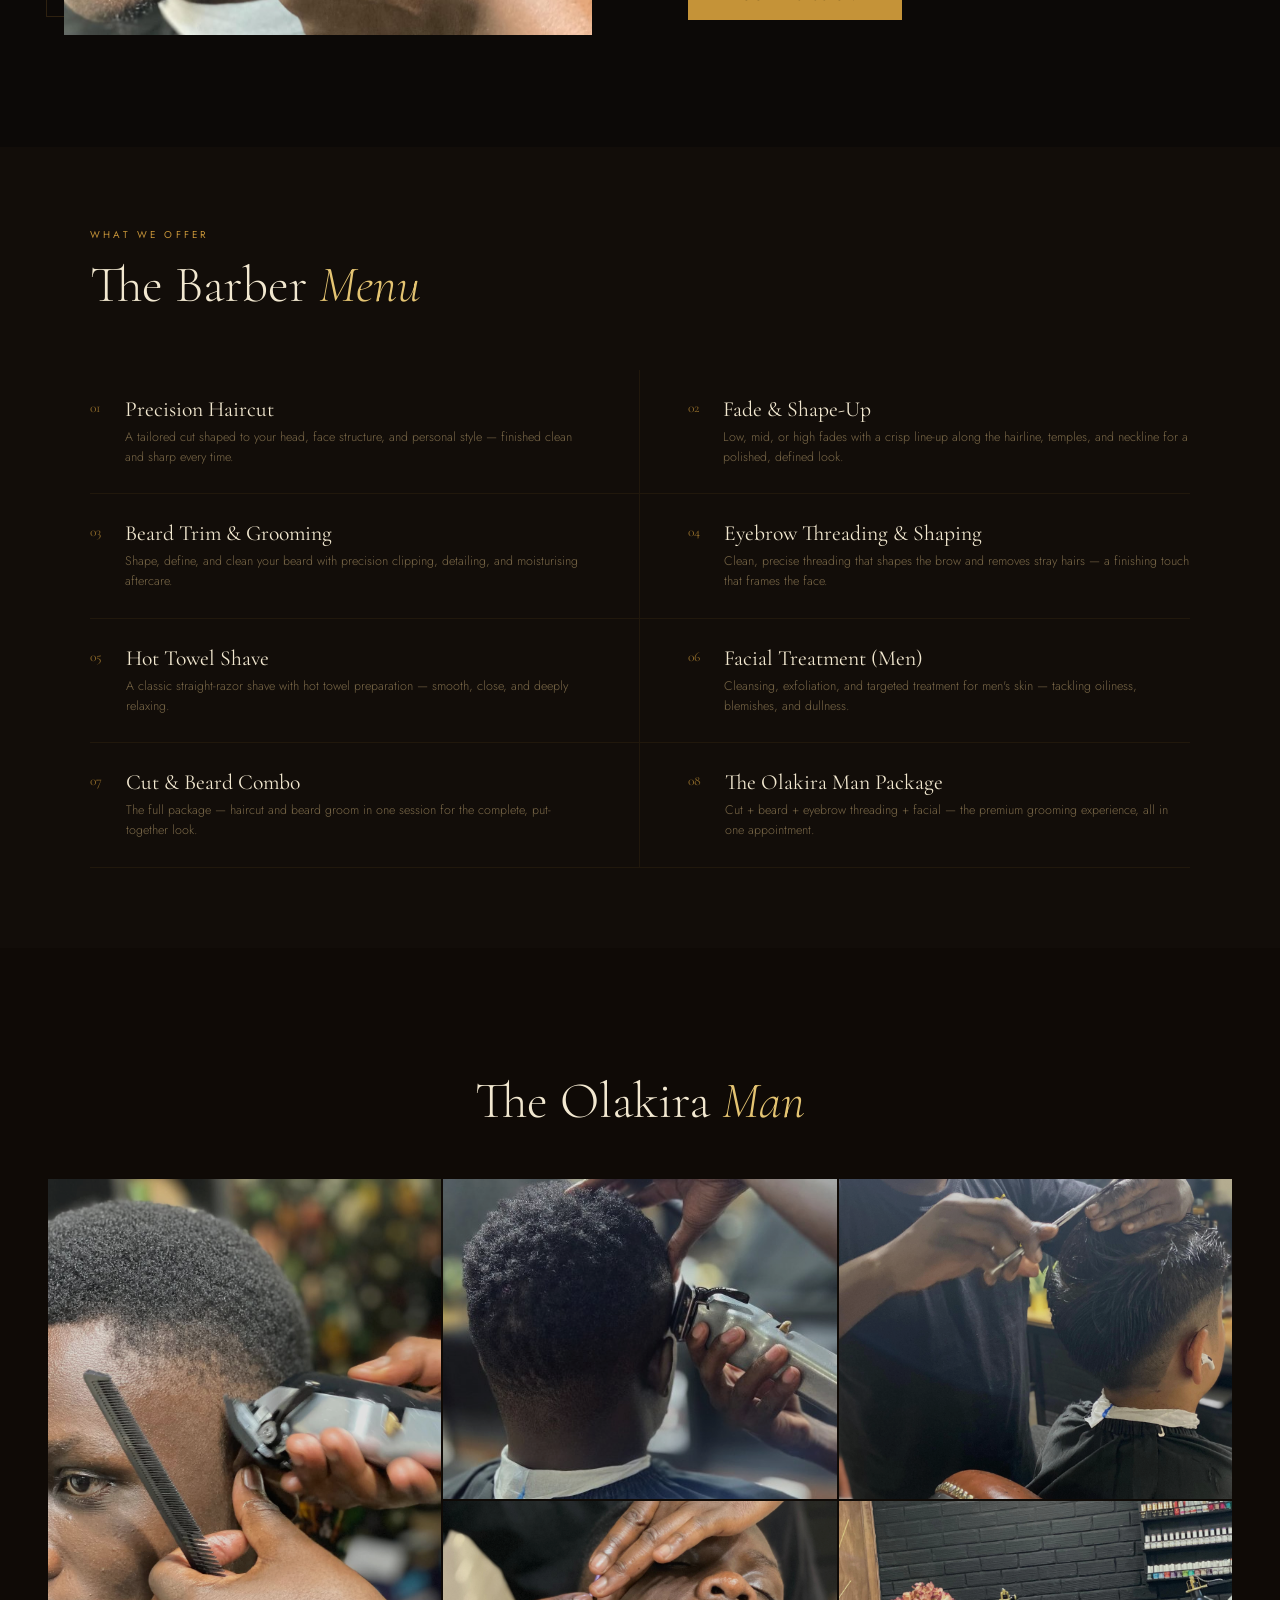
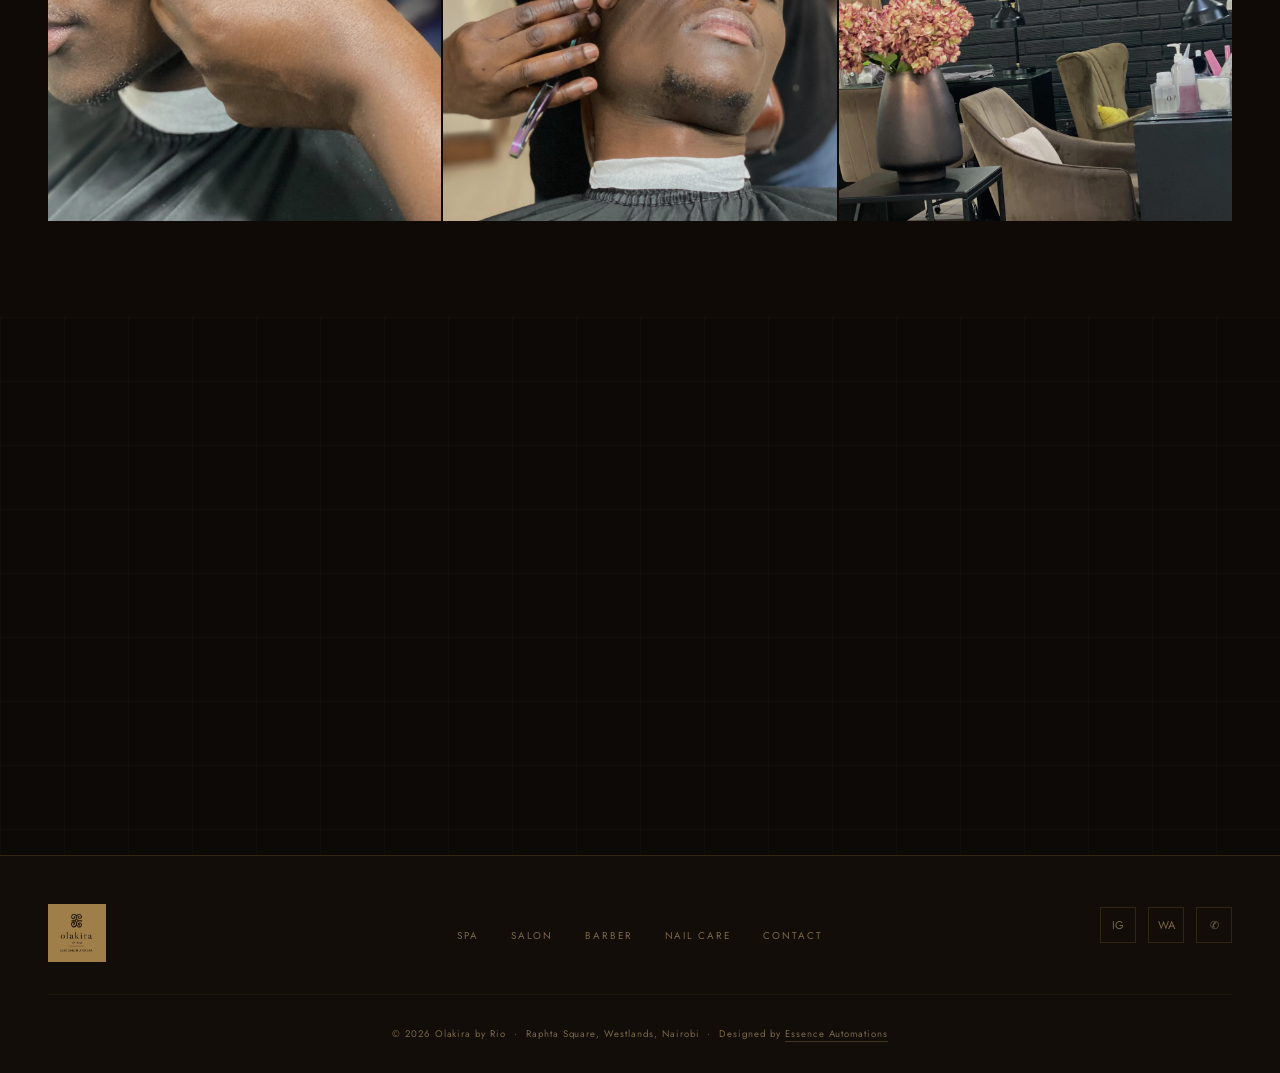
<file: barber.html>
<!DOCTYPE html>
<html lang="en">
<head>
  <meta charset="UTF-8">
  <meta name="viewport" content="width=device-width, initial-scale=1.0">
  <title>Barber — Olakira by Rio</title>
  <meta name="description" content="Precision cuts, beard grooming & threading for the modern gentleman at Olakira Barber, Raphta Square, Nairobi.">

  <meta property="og:type" content="website">
  <meta property="og:title" content="Barber — Olakira by Rio">
  <meta property="og:description" content="Precision cuts, beard grooming & threading for the modern gentleman in Westlands, Nairobi.">
  <meta property="og:image" content="https://olakira.essenceautomations.com/olakiraspa_reels/28_641428636_18436887730112519_3410129411903647378_n.jpg">
  <meta property="og:url" content="https://olakira.essenceautomations.com/barber.html">
  <meta name="twitter:card" content="summary_large_image">
  <meta name="twitter:image" content="https://olakira.essenceautomations.com/olakiraspa_reels/28_641428636_18436887730112519_3410129411903647378_n.jpg">

  <link rel="icon" type="image/jpeg" href="Favicon.jpg">
  <link rel="apple-touch-icon" href="Favicon.jpg">
  <link rel="stylesheet" href="style.css">
</head>
<body>

  <!-- NAV -->
  <nav id="navbar" class="scrolled">
    <div class="nav-logo">
      <a href="index.html"><img src="Olakira logo.jpg" alt="Olakira by Rio"></a>
    </div>
    <div class="nav-center">
      <ul class="nav-links">
        <li><a href="index.html#about">About</a></li>
        <li>
          <a href="#" class="active">Services ▾</a>
          <div class="nav-dropdown">
            <a href="spa.html">Spa</a>
            <a href="salon.html">Salon</a>
            <a href="barber.html" class="active">Barber</a>
            <a href="nail-care.html">Nail Care</a>
          </div>
        </li>
        <li><a href="index.html#gallery">Gallery</a></li>
        <li><a href="contact.html">Contact</a></li>
      </ul>
    </div>
    <a href="tel:0115711286" class="nav-cta">Book Now</a>
    <button class="nav-hamburger" id="hamburger" aria-label="Menu">
      <span></span><span></span><span></span>
    </button>
  </nav>

  <!-- MOBILE NAV -->
  <div class="nav-mobile" id="mobileNav">
    <button class="nav-mobile-close" id="mobileClose">✕</button>
    <a href="index.html">Home</a>
    <a href="spa.html">Spa</a>
    <a href="salon.html">Salon</a>
    <a href="barber.html">Barber</a>
    <a href="nail-care.html">Nail Care</a>
    <a href="contact.html">Contact</a>
    <a href="tel:0115711286" style="color:var(--gold)">011 5711 286</a>
  </div>

  <!-- HERO -->
  <section class="service-hero">
    <div class="service-hero-img">
      <img src="olakiraspa_reels/28_641428636_18436887730112519_3410129411903647378_n.jpg" alt="The Olakira Man">
    </div>
    <div class="service-hero-overlay"></div>
    <div class="service-hero-content">
      <div class="service-hero-label">Olakira by Rio &nbsp;·&nbsp; 03</div>
      <h1 class="service-hero-title">The <em>Barber</em></h1>
      <p class="service-hero-tagline">Nothing beats the confidence of a fresh cut. The Olakira Man is our space for the modern gentleman — precision, grooming, and care delivered with craft.</p>
    </div>
  </section>

  <!-- BANNER -->
  <div class="banner-strip">✦ &nbsp; 10% off your first visit — call 011 5711 286 to book &nbsp; ✦</div>

  <!-- INTRO -->
  <section class="service-intro">
    <div class="service-intro-photo reveal">
      <img src="olakiraspa_reels/36_483947124_18383622988112519_4774468822103337617_n.jpg" alt="Barber grooming">
    </div>
    <div class="service-intro-text reveal delay-1">
      <div class="section-label">The Experience</div>
      <h2 class="section-title">Groomed to <em>perfection</em></h2>
      <p>The Olakira barbershop is a modern sanctuary for men who understand that looking sharp is an act of self-respect. We bring the same luxury attention to detail from our spa and salon into every cut, shape, and shave.</p>
      <blockquote class="service-quote">"A man who takes care of himself takes care of everything else."</blockquote>
      <p>Our barbers work with precision and patience — no rushing, no shortcuts. Whether it's your weekly shape-up, a full beard groom, or eyebrow threading, you leave looking and feeling your best.</p>
      <div class="divider"></div>
      <a href="tel:0115711286" class="btn-gold">Book a Session</a>
    </div>
  </section>

  <!-- SERVICES MENU -->
  <section class="service-menu">
    <div class="service-menu-inner">
      <div class="service-menu-header">
        <div class="section-label reveal">What We Offer</div>
        <h2 class="section-title reveal delay-1">The Barber <em>Menu</em></h2>
      </div>
      <div class="menu-grid">
        <div class="menu-item reveal">
          <div class="menu-num">01</div>
          <div>
            <div class="menu-name">Precision Haircut</div>
            <div class="menu-desc">A tailored cut shaped to your head, face structure, and personal style — finished clean and sharp every time.</div>
          </div>
        </div>
        <div class="menu-item reveal delay-1">
          <div class="menu-num">02</div>
          <div>
            <div class="menu-name">Fade & Shape-Up</div>
            <div class="menu-desc">Low, mid, or high fades with a crisp line-up along the hairline, temples, and neckline for a polished, defined look.</div>
          </div>
        </div>
        <div class="menu-item reveal">
          <div class="menu-num">03</div>
          <div>
            <div class="menu-name">Beard Trim & Grooming</div>
            <div class="menu-desc">Shape, define, and clean your beard with precision clipping, detailing, and moisturising aftercare.</div>
          </div>
        </div>
        <div class="menu-item reveal delay-1">
          <div class="menu-num">04</div>
          <div>
            <div class="menu-name">Eyebrow Threading & Shaping</div>
            <div class="menu-desc">Clean, precise threading that shapes the brow and removes stray hairs — a finishing touch that frames the face.</div>
          </div>
        </div>
        <div class="menu-item reveal">
          <div class="menu-num">05</div>
          <div>
            <div class="menu-name">Hot Towel Shave</div>
            <div class="menu-desc">A classic straight-razor shave with hot towel preparation — smooth, close, and deeply relaxing.</div>
          </div>
        </div>
        <div class="menu-item reveal delay-1">
          <div class="menu-num">06</div>
          <div>
            <div class="menu-name">Facial Treatment (Men)</div>
            <div class="menu-desc">Cleansing, exfoliation, and targeted treatment for men's skin — tackling oiliness, blemishes, and dullness.</div>
          </div>
        </div>
        <div class="menu-item reveal">
          <div class="menu-num">07</div>
          <div>
            <div class="menu-name">Cut & Beard Combo</div>
            <div class="menu-desc">The full package — haircut and beard groom in one session for the complete, put-together look.</div>
          </div>
        </div>
        <div class="menu-item reveal delay-1">
          <div class="menu-num">08</div>
          <div>
            <div class="menu-name">The Olakira Man Package</div>
            <div class="menu-desc">Cut + beard + eyebrow threading + facial — the premium grooming experience, all in one appointment.</div>
          </div>
        </div>
      </div>
    </div>
  </section>

  <!-- GALLERY -->
  <section class="gallery-section">
    <div class="gallery-header">
      <div class="section-label reveal">Visual Stories</div>
      <h2 class="section-title reveal delay-1">The Olakira <em>Man</em></h2>
    </div>
    <div class="gallery-grid-3">
      <div class="gallery-item tall reveal">
        <img src="olakiraspa_reels/36_483947124_18383622988112519_4774468822103337617_n.jpg" alt="Clipper cut">
      </div>
      <div class="gallery-item reveal delay-1">
        <img src="olakiraspa_reels/28_641428636_18436887730112519_3410129411903647378_n.jpg" alt="Barber cut">
      </div>
      <div class="gallery-item reveal delay-2">
        <img src="olakiraspa_reels/21_486792722_18385430626112519_4035482825394957184_n.jpg" alt="Scissor cut">
      </div>
      <div class="gallery-item reveal">
        <img src="olakiraspa_reels/22_485305289_18384593239112519_4733260942690697798_n.jpg" alt="Barber grooming">
      </div>
      <div class="gallery-item reveal delay-1">
        <img src="olakiraspa_reels/10_541762390_18407667661112519_5970253757531968244_n.jpg" alt="Barber space">
      </div>
    </div>
  </section>

  <!-- BOOKING CTA -->
  <section class="booking-cta">
    <div class="booking-cta-inner">
      <div class="booking-cta-badge reveal">Raphta Square · Westlands · Nairobi</div>
      <h2 class="reveal delay-1">Ready for your <em>fresh</em><br>cut?</h2>
      <p class="reveal delay-2">Walk in or book ahead. First-time clients get 10% off. Open daily — Mon to Sat 9AM–8PM, Sunday 10AM–5PM.</p>
      <div class="booking-btns reveal delay-3">
        <a href="tel:0115711286" class="btn-gold">Call — 011 5711 286</a>
        <a href="https://wa.me/254115711286" target="_blank" class="btn-wa">WhatsApp Us</a>
      </div>
    </div>
  </section>

  <!-- FOOTER -->
  <footer>
    <div class="footer-inner">
      <div class="footer-logo">
        <img src="Olakira logo.jpg" alt="Olakira by Rio">
      </div>
      <ul class="footer-links">
        <li><a href="spa.html">Spa</a></li>
        <li><a href="salon.html">Salon</a></li>
        <li><a href="barber.html">Barber</a></li>
        <li><a href="nail-care.html">Nail Care</a></li>
        <li><a href="contact.html">Contact</a></li>
      </ul>
      <div class="footer-right">
        <div class="footer-social">
          <a href="https://www.instagram.com/olakiraspa/" target="_blank" title="Instagram">IG</a>
          <a href="https://wa.me/254115711286" target="_blank" title="WhatsApp">WA</a>
          <a href="tel:0115711286" title="Call Us">✆</a>
        </div>
      </div>
    </div>
    <p class="footer-copy">© 2026 Olakira by Rio &nbsp;·&nbsp; Raphta Square, Westlands, Nairobi &nbsp;·&nbsp; Designed by <a href="https://essenceautomations.com" target="_blank" class="footer-credit">Essence Automations</a></p>
  </footer>

  <script>
    document.getElementById('hamburger').addEventListener('click', () => {
      document.getElementById('mobileNav').classList.add('open');
    });
    document.getElementById('mobileClose').addEventListener('click', () => {
      document.getElementById('mobileNav').classList.remove('open');
    });
    const observer = new IntersectionObserver((entries) => {
      entries.forEach(e => { if (e.isIntersecting) e.target.classList.add('visible'); });
    }, { threshold: 0.1, rootMargin: '0px 0px -40px 0px' });
    document.querySelectorAll('.reveal').forEach(el => observer.observe(el));
  </script>
  <!-- WHATSAPP FLOAT -->
  <a href="https://wa.me/254115711286" target="_blank" class="wa-float" aria-label="Chat on WhatsApp">
    <svg viewBox="0 0 24 24" fill="currentColor"><path d="M17.472 14.382c-.297-.149-1.758-.867-2.03-.967-.273-.099-.471-.148-.67.15-.197.297-.767.966-.94 1.164-.173.199-.347.223-.644.075-.297-.15-1.255-.463-2.39-1.475-.883-.788-1.48-1.761-1.653-2.059-.173-.297-.018-.458.13-.606.134-.133.298-.347.446-.52.149-.174.198-.298.298-.497.099-.198.05-.371-.025-.52-.075-.149-.669-1.612-.916-2.207-.242-.579-.487-.5-.669-.51-.173-.008-.371-.01-.57-.01-.198 0-.52.074-.792.372-.272.297-1.04 1.016-1.04 2.479 0 1.462 1.065 2.875 1.213 3.074.149.198 2.096 3.2 5.077 4.487.709.306 1.262.489 1.694.625.712.227 1.36.195 1.871.118.571-.085 1.758-.719 2.006-1.413.248-.694.248-1.289.173-1.413-.074-.124-.272-.198-.57-.347m-5.421 7.403h-.004a9.87 9.87 0 01-5.031-1.378l-.361-.214-3.741.982.998-3.648-.235-.374a9.86 9.86 0 01-1.51-5.26c.001-5.45 4.436-9.884 9.888-9.884 2.64 0 5.122 1.03 6.988 2.898a9.825 9.825 0 012.893 6.994c-.003 5.45-4.437 9.884-9.885 9.884m8.413-18.297A11.815 11.815 0 0012.05 0C5.495 0 .16 5.335.157 11.892c0 2.096.547 4.142 1.588 5.945L.057 24l6.305-1.654a11.882 11.882 0 005.683 1.448h.005c6.554 0 11.89-5.335 11.893-11.893a11.821 11.821 0 00-3.48-8.413z"/></svg>
    <span>We're Online &rarr; WhatsApp</span>
  </a>
</body>
</html>
</file>
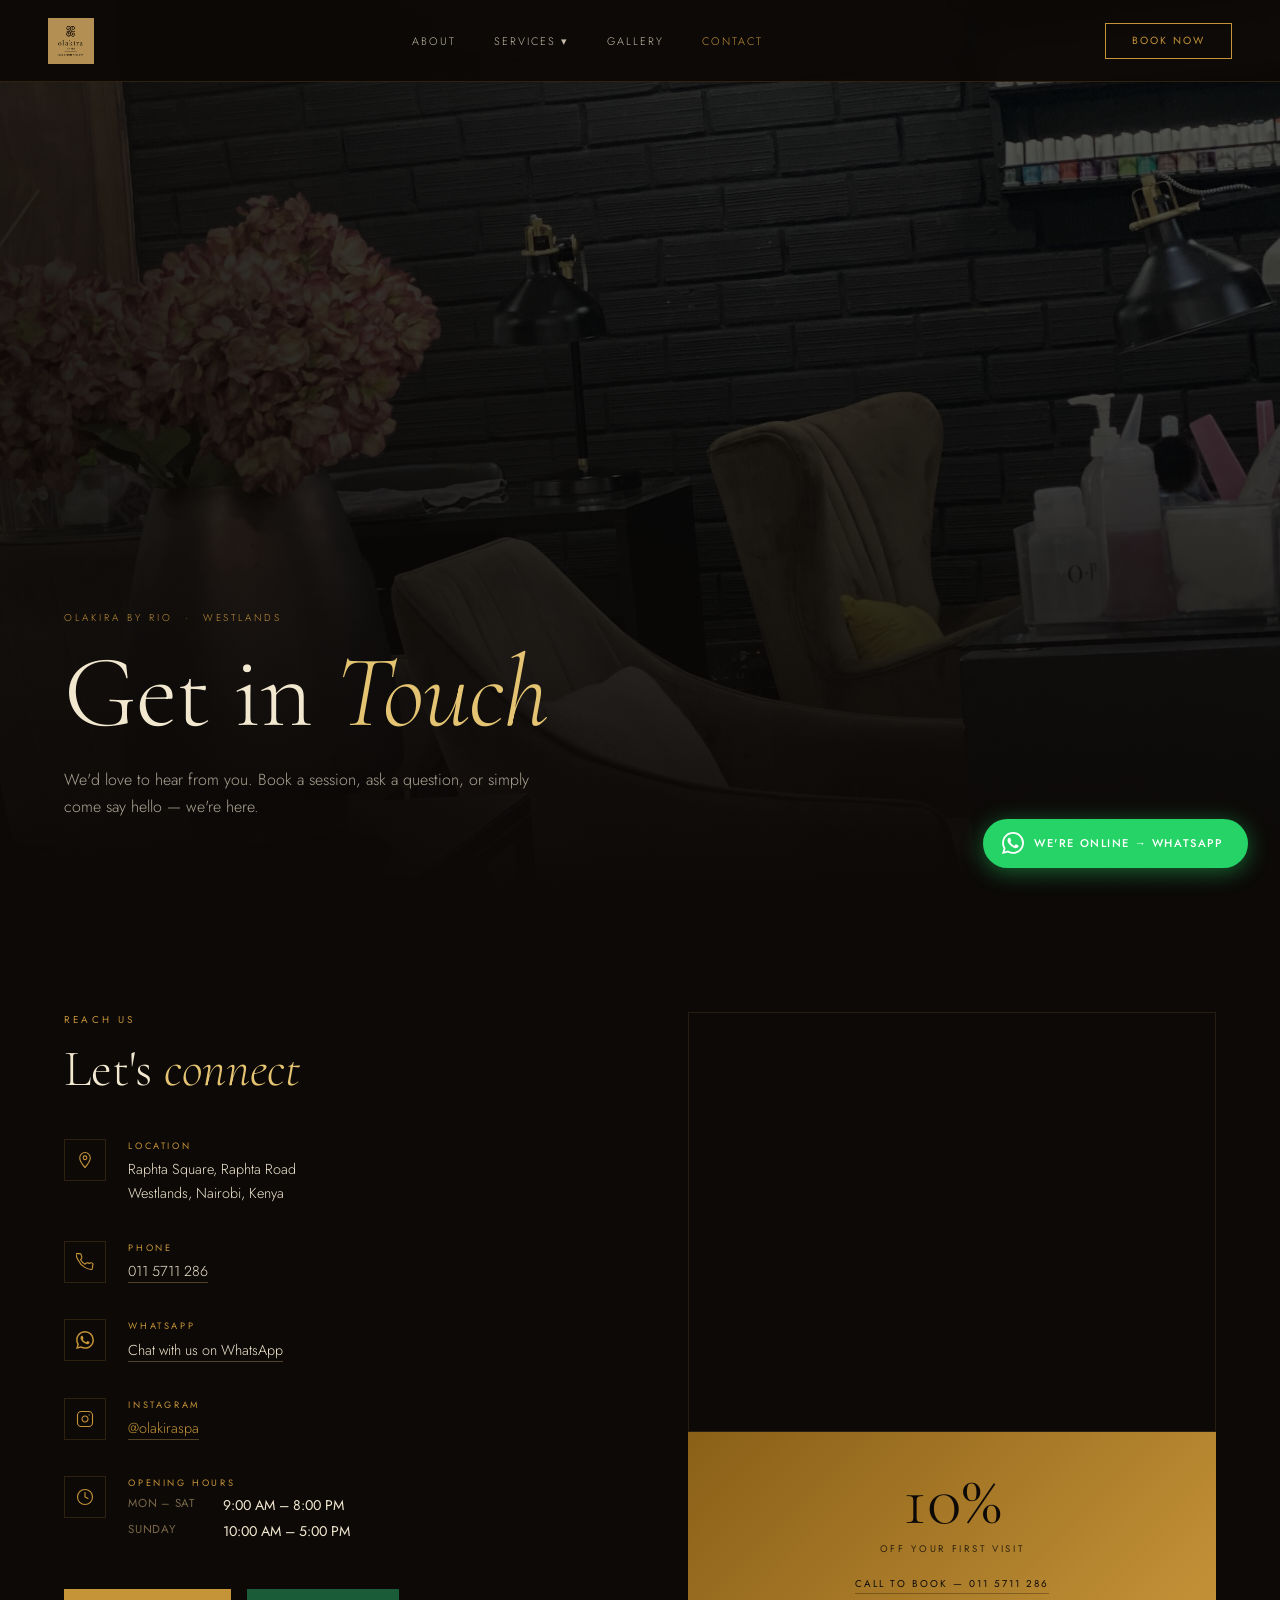
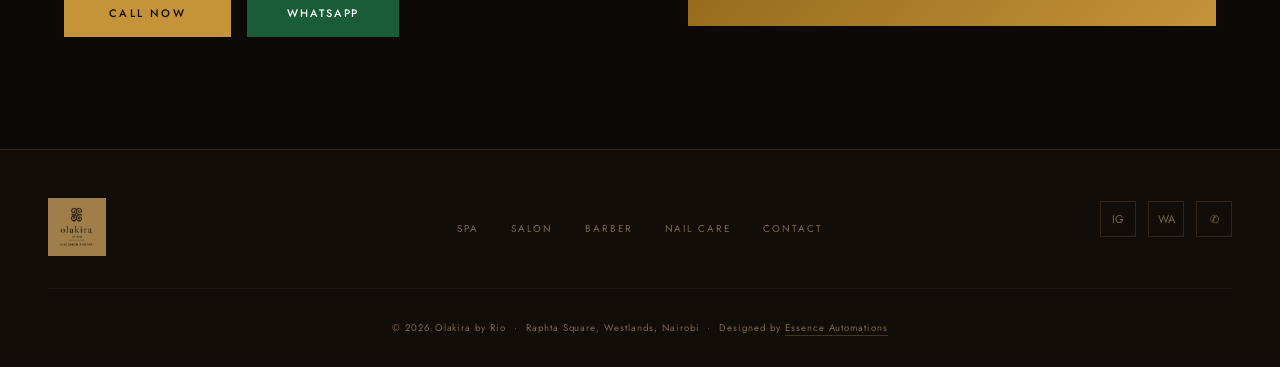
<file: contact.html>
<!DOCTYPE html>
<html lang="en">
<head>
  <meta charset="UTF-8">
  <meta name="viewport" content="width=device-width, initial-scale=1.0">
  <title>Contact — Olakira by Rio</title>
  <meta name="description" content="Find us at Raphta Square, Westlands, Nairobi. Book a session by phone or WhatsApp — open daily.">

  <meta property="og:type" content="website">
  <meta property="og:title" content="Contact — Olakira by Rio">
  <meta property="og:description" content="Find us at Raphta Square, Westlands, Nairobi. Open daily.">
  <meta property="og:image" content="https://olakira.essenceautomations.com/olakiraspa_reels/05_566191283_18415042642112519_1553689507000476350_n.jpg">
  <meta property="og:url" content="https://olakira.essenceautomations.com/contact.html">
  <meta name="twitter:card" content="summary_large_image">
  <meta name="twitter:image" content="https://olakira.essenceautomations.com/olakiraspa_reels/05_566191283_18415042642112519_1553689507000476350_n.jpg">

  <link rel="icon" type="image/jpeg" href="Favicon.jpg">
  <link rel="apple-touch-icon" href="Favicon.jpg">
  <link rel="stylesheet" href="style.css">
</head>
<body>

  <!-- NAV -->
  <nav id="navbar" class="scrolled">
    <div class="nav-logo">
      <a href="index.html"><img src="Olakira logo.jpg" alt="Olakira by Rio"></a>
    </div>
    <div class="nav-center">
      <ul class="nav-links">
        <li><a href="index.html#about">About</a></li>
        <li>
          <a href="#">Services ▾</a>
          <div class="nav-dropdown">
            <a href="spa.html">Spa</a>
            <a href="salon.html">Salon</a>
            <a href="barber.html">Barber</a>
            <a href="nail-care.html">Nail Care</a>
          </div>
        </li>
        <li><a href="index.html#gallery">Gallery</a></li>
        <li><a href="contact.html" class="active">Contact</a></li>
      </ul>
    </div>
    <a href="tel:0115711286" class="nav-cta">Book Now</a>
    <button class="nav-hamburger" id="hamburger" aria-label="Menu">
      <span></span><span></span><span></span>
    </button>
  </nav>

  <!-- MOBILE NAV -->
  <div class="nav-mobile" id="mobileNav">
    <button class="nav-mobile-close" id="mobileClose">✕</button>
    <a href="index.html">Home</a>
    <a href="spa.html">Spa</a>
    <a href="salon.html">Salon</a>
    <a href="barber.html">Barber</a>
    <a href="nail-care.html">Nail Care</a>
    <a href="contact.html">Contact</a>
    <a href="tel:0115711286" style="color:var(--gold)">011 5711 286</a>
  </div>

  <!-- HERO -->
  <section class="service-hero">
    <div class="service-hero-img">
      <img src="olakiraspa_reels/10_541762390_18407667661112519_5970253757531968244_n.jpg" alt="Olakira by Rio">
    </div>
    <div class="service-hero-overlay"></div>
    <div class="service-hero-content">
      <div class="service-hero-label">Olakira by Rio &nbsp;·&nbsp; Westlands</div>
      <h1 class="service-hero-title">Get in <em>Touch</em></h1>
      <p class="service-hero-tagline">We'd love to hear from you. Book a session, ask a question, or simply come say hello — we're here.</p>
    </div>
  </section>

  <!-- CONTACT BODY -->
  <section class="contact-section">
    <div class="contact-inner">

      <!-- LEFT: info -->
      <div class="contact-info reveal">
        <div class="section-label">Reach Us</div>
        <h2 class="section-title">Let's <em>connect</em></h2>

        <div class="visit-info-rows" style="margin-top:2.5rem;">
          <div class="info-row">
            <div class="info-icon">
              <svg width="18" height="18" viewBox="0 0 24 24" fill="none" stroke="currentColor" stroke-width="1.5" stroke-linecap="round" stroke-linejoin="round"><path d="M12 2C8.13 2 5 5.13 5 9c0 5.25 7 13 7 13s7-7.75 7-13c0-3.87-3.13-7-7-7z"/><circle cx="12" cy="9" r="2.5"/></svg>
            </div>
            <div>
              <div class="info-label">Location</div>
              <div class="info-value">Raphta Square, Raphta Road<br>Westlands, Nairobi, Kenya</div>
            </div>
          </div>
          <div class="info-row">
            <div class="info-icon">
              <svg width="18" height="18" viewBox="0 0 24 24" fill="none" stroke="currentColor" stroke-width="1.5" stroke-linecap="round" stroke-linejoin="round"><path d="M22 16.92v3a2 2 0 01-2.18 2 19.79 19.79 0 01-8.63-3.07A19.5 19.5 0 013.07 9.8a19.79 19.79 0 01-3.07-8.67A2 2 0 012 .82h3a2 2 0 012 1.72c.127.96.361 1.903.7 2.81a2 2 0 01-.45 2.11L6.09 8.91a16 16 0 006 6l1.27-1.27a2 2 0 012.11-.45c.907.339 1.85.573 2.81.7A2 2 0 0122 16.92z"/></svg>
            </div>
            <div>
              <div class="info-label">Phone</div>
              <div class="info-value"><a href="tel:0115711286">011 5711 286</a></div>
            </div>
          </div>
          <div class="info-row">
            <div class="info-icon">
              <svg width="18" height="18" viewBox="0 0 24 24" fill="currentColor"><path d="M17.472 14.382c-.297-.149-1.758-.867-2.03-.967-.273-.099-.471-.148-.67.15-.197.297-.767.966-.94 1.164-.173.199-.347.223-.644.075-.297-.15-1.255-.463-2.39-1.475-.883-.788-1.48-1.761-1.653-2.059-.173-.297-.018-.458.13-.606.134-.133.298-.347.446-.52.149-.174.198-.298.298-.497.099-.198.05-.371-.025-.52-.075-.149-.669-1.612-.916-2.207-.242-.579-.487-.5-.669-.51-.173-.008-.371-.01-.57-.01-.198 0-.52.074-.792.372-.272.297-1.04 1.016-1.04 2.479 0 1.462 1.065 2.875 1.213 3.074.149.198 2.096 3.2 5.077 4.487.709.306 1.262.489 1.694.625.712.227 1.36.195 1.871.118.571-.085 1.758-.719 2.006-1.413.248-.694.248-1.289.173-1.413-.074-.124-.272-.198-.57-.347m-5.421 7.403h-.004a9.87 9.87 0 01-5.031-1.378l-.361-.214-3.741.982.998-3.648-.235-.374a9.86 9.86 0 01-1.51-5.26c.001-5.45 4.436-9.884 9.888-9.884 2.64 0 5.122 1.03 6.988 2.898a9.825 9.825 0 012.893 6.994c-.003 5.45-4.437 9.884-9.885 9.884m8.413-18.297A11.815 11.815 0 0012.05 0C5.495 0 .16 5.335.157 11.892c0 2.096.547 4.142 1.588 5.945L.057 24l6.305-1.654a11.882 11.882 0 005.683 1.448h.005c6.554 0 11.89-5.335 11.893-11.893a11.821 11.821 0 00-3.48-8.413z"/></svg>
            </div>
            <div>
              <div class="info-label">WhatsApp</div>
              <div class="info-value"><a href="https://wa.me/254115711286" target="_blank">Chat with us on WhatsApp</a></div>
            </div>
          </div>
          <div class="info-row">
            <div class="info-icon">
              <svg width="18" height="18" viewBox="0 0 24 24" fill="none" stroke="currentColor" stroke-width="1.5" stroke-linecap="round" stroke-linejoin="round"><rect x="2" y="2" width="20" height="20" rx="5" ry="5"/><path d="M16 11.37A4 4 0 1112.63 8 4 4 0 0116 11.37z"/><line x1="17.5" y1="6.5" x2="17.51" y2="6.5"/></svg>
            </div>
            <div>
              <div class="info-label">Instagram</div>
              <div class="info-value"><a href="https://www.instagram.com/olakiraspa/" target="_blank" style="color:var(--gold)">@olakiraspa</a></div>
            </div>
          </div>
          <div class="info-row">
            <div class="info-icon">
              <svg width="18" height="18" viewBox="0 0 24 24" fill="none" stroke="currentColor" stroke-width="1.5" stroke-linecap="round" stroke-linejoin="round"><circle cx="12" cy="12" r="10"/><polyline points="12 6 12 12 16 14"/></svg>
            </div>
            <div>
              <div class="info-label">Opening Hours</div>
              <div class="hours-table">
                <span class="day">Mon – Sat</span><span class="time">9:00 AM – 8:00 PM</span>
                <span class="day">Sunday</span><span class="time">10:00 AM – 5:00 PM</span>
              </div>
            </div>
          </div>
        </div>

        <div style="margin-top:3rem; display:flex; gap:1rem; flex-wrap:wrap;">
          <a href="tel:0115711286" class="btn-gold">Call Now</a>
          <a href="https://wa.me/254115711286" target="_blank" class="btn-wa">WhatsApp</a>
        </div>
      </div>

      <!-- RIGHT: map -->
      <div class="contact-map reveal delay-1">
        <div class="map-embed" style="height:420px;">
          <iframe src="https://www.google.com/maps/embed?pb=!1m18!1m12!1m3!1d3988.8465990469135!2d36.7891383!3d-1.2645638!2m3!1f0!2f0!3f0!3m2!1i1024!2i768!4f13.1!3m3!1m2!1s0x182f17b30d686fef%3A0xcf68f7adaf5ba8b1!2sOlakira%20West!5e0!3m2!1sen!2ske!4v1776059726477!5m2!1sen!2ske" width="100%" height="100%" style="border:0;" allowfullscreen="" loading="lazy" referrerpolicy="no-referrer-when-downgrade"></iframe>
        </div>
        <div class="promo-card" style="margin-top:0;">
          <div class="promo-big">10%</div>
          <div class="promo-label">Off your first visit</div>
          <a href="tel:0115711286">Call to Book — 011 5711 286</a>
        </div>
      </div>

    </div>
  </section>

  <!-- FOOTER -->
  <footer>
    <div class="footer-inner">
      <div class="footer-logo">
        <img src="Olakira logo.jpg" alt="Olakira by Rio">
      </div>
      <ul class="footer-links">
        <li><a href="spa.html">Spa</a></li>
        <li><a href="salon.html">Salon</a></li>
        <li><a href="barber.html">Barber</a></li>
        <li><a href="nail-care.html">Nail Care</a></li>
        <li><a href="contact.html">Contact</a></li>
      </ul>
      <div class="footer-right">
        <div class="footer-social">
          <a href="https://www.instagram.com/olakiraspa/" target="_blank" title="Instagram">IG</a>
          <a href="https://wa.me/254115711286" target="_blank" title="WhatsApp">WA</a>
          <a href="tel:0115711286" title="Call Us">✆</a>
        </div>
      </div>
    </div>
    <p class="footer-copy">© 2026 Olakira by Rio &nbsp;·&nbsp; Raphta Square, Westlands, Nairobi &nbsp;·&nbsp; Designed by <a href="https://essenceautomations.com" target="_blank" class="footer-credit">Essence Automations</a></p>
  </footer>

  <script>
    document.getElementById('hamburger').addEventListener('click', () => {
      document.getElementById('mobileNav').classList.add('open');
    });
    document.getElementById('mobileClose').addEventListener('click', () => {
      document.getElementById('mobileNav').classList.remove('open');
    });
    const observer = new IntersectionObserver((entries) => {
      entries.forEach(e => { if (e.isIntersecting) e.target.classList.add('visible'); });
    }, { threshold: 0.1, rootMargin: '0px 0px -40px 0px' });
    document.querySelectorAll('.reveal').forEach(el => observer.observe(el));
  </script>

  <!-- WHATSAPP FLOAT -->
  <a href="https://wa.me/254115711286" target="_blank" class="wa-float" aria-label="Chat on WhatsApp">
    <svg viewBox="0 0 24 24" fill="currentColor"><path d="M17.472 14.382c-.297-.149-1.758-.867-2.03-.967-.273-.099-.471-.148-.67.15-.197.297-.767.966-.94 1.164-.173.199-.347.223-.644.075-.297-.15-1.255-.463-2.39-1.475-.883-.788-1.48-1.761-1.653-2.059-.173-.297-.018-.458.13-.606.134-.133.298-.347.446-.52.149-.174.198-.298.298-.497.099-.198.05-.371-.025-.52-.075-.149-.669-1.612-.916-2.207-.242-.579-.487-.5-.669-.51-.173-.008-.371-.01-.57-.01-.198 0-.52.074-.792.372-.272.297-1.04 1.016-1.04 2.479 0 1.462 1.065 2.875 1.213 3.074.149.198 2.096 3.2 5.077 4.487.709.306 1.262.489 1.694.625.712.227 1.36.195 1.871.118.571-.085 1.758-.719 2.006-1.413.248-.694.248-1.289.173-1.413-.074-.124-.272-.198-.57-.347m-5.421 7.403h-.004a9.87 9.87 0 01-5.031-1.378l-.361-.214-3.741.982.998-3.648-.235-.374a9.86 9.86 0 01-1.51-5.26c.001-5.45 4.436-9.884 9.888-9.884 2.64 0 5.122 1.03 6.988 2.898a9.825 9.825 0 012.893 6.994c-.003 5.45-4.437 9.884-9.885 9.884m8.413-18.297A11.815 11.815 0 0012.05 0C5.495 0 .16 5.335.157 11.892c0 2.096.547 4.142 1.588 5.945L.057 24l6.305-1.654a11.882 11.882 0 005.683 1.448h.005c6.554 0 11.89-5.335 11.893-11.893a11.821 11.821 0 00-3.48-8.413z"/></svg>
    <span>We're Online &rarr; WhatsApp</span>
  </a>
</body>
</html>
</file>
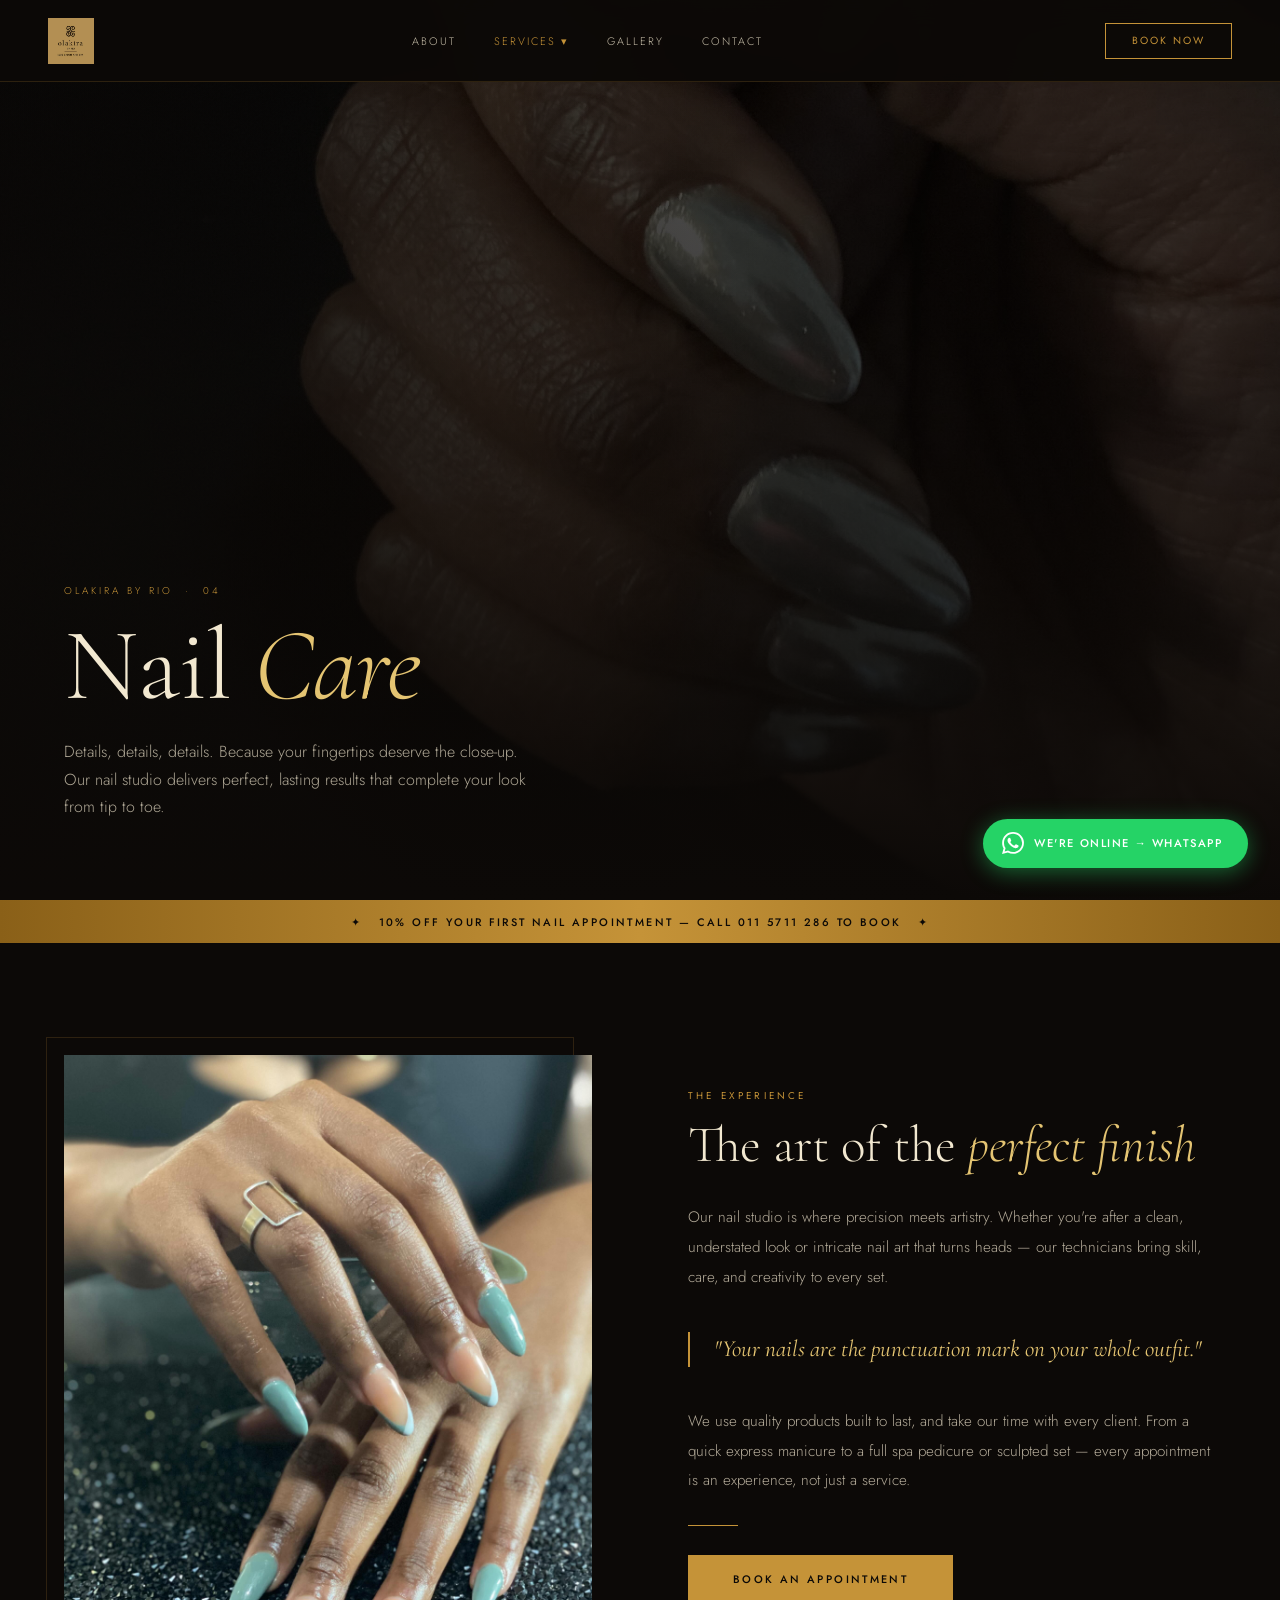
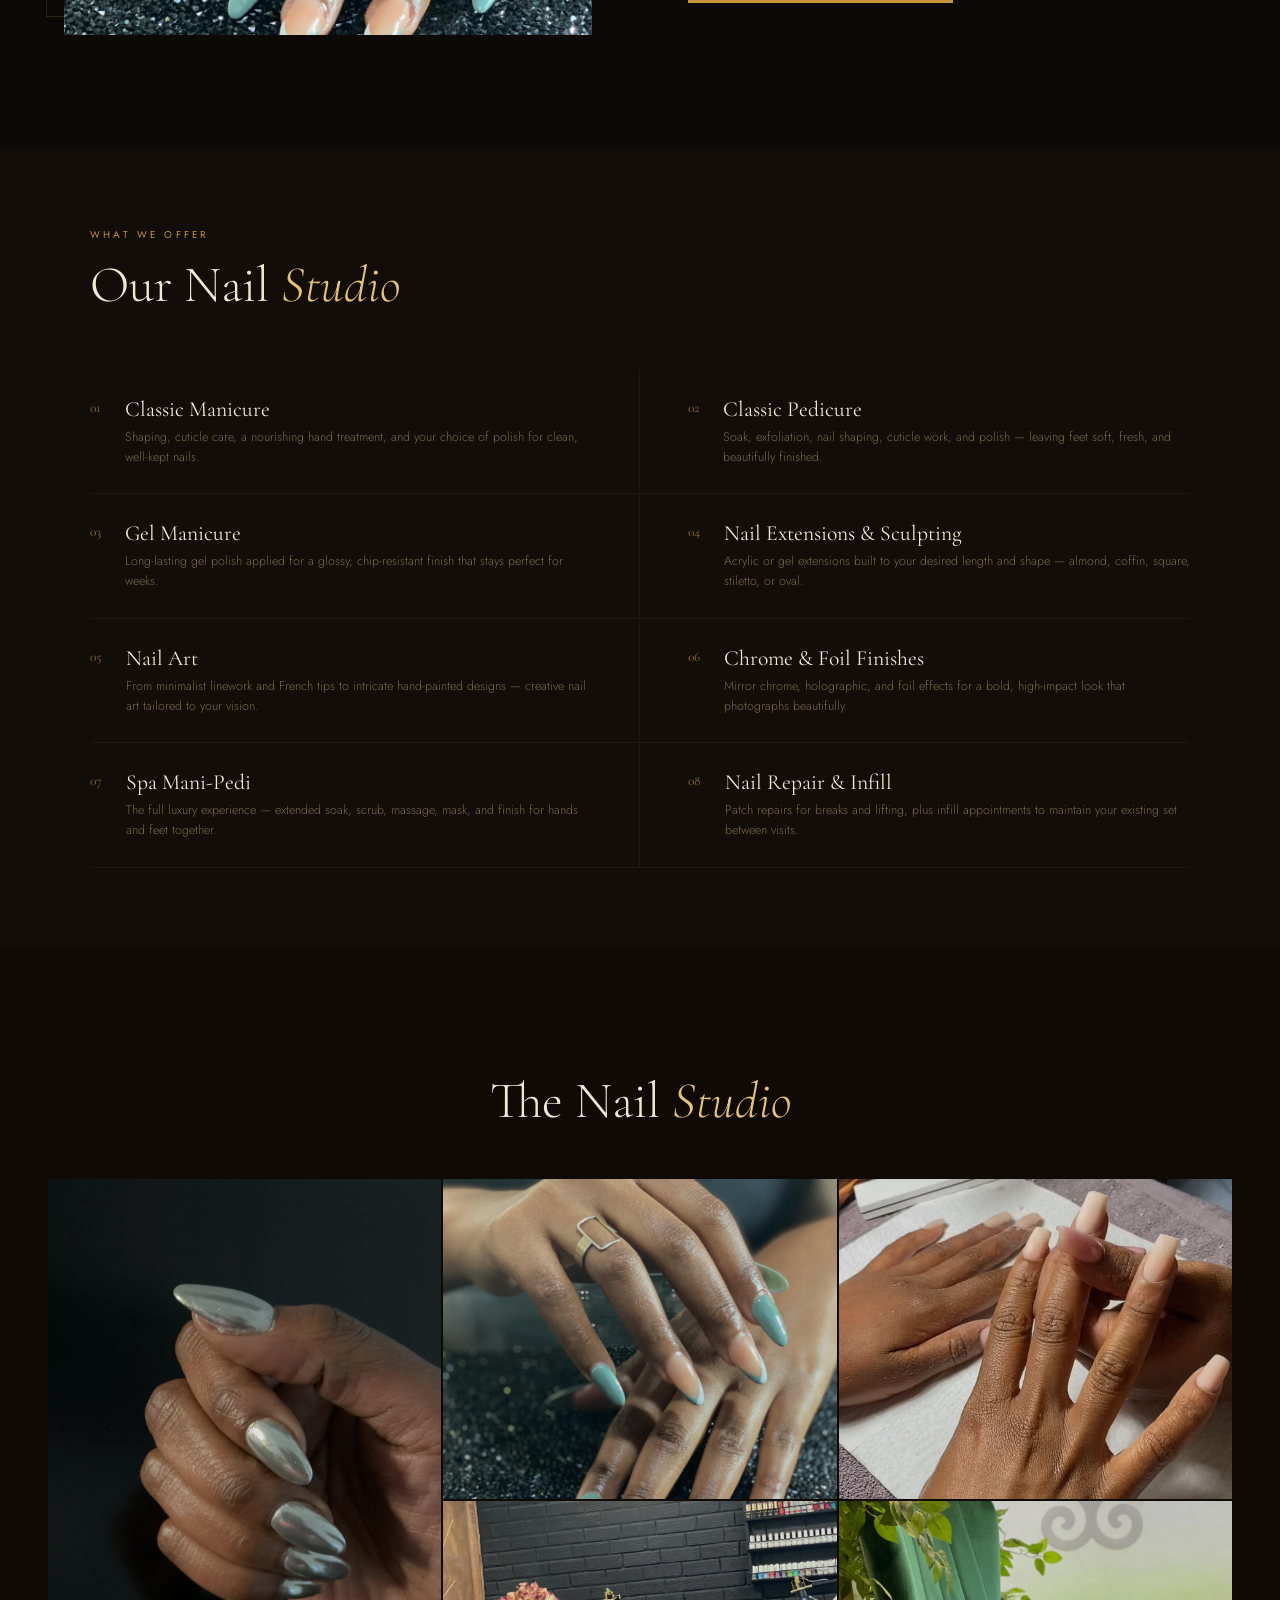
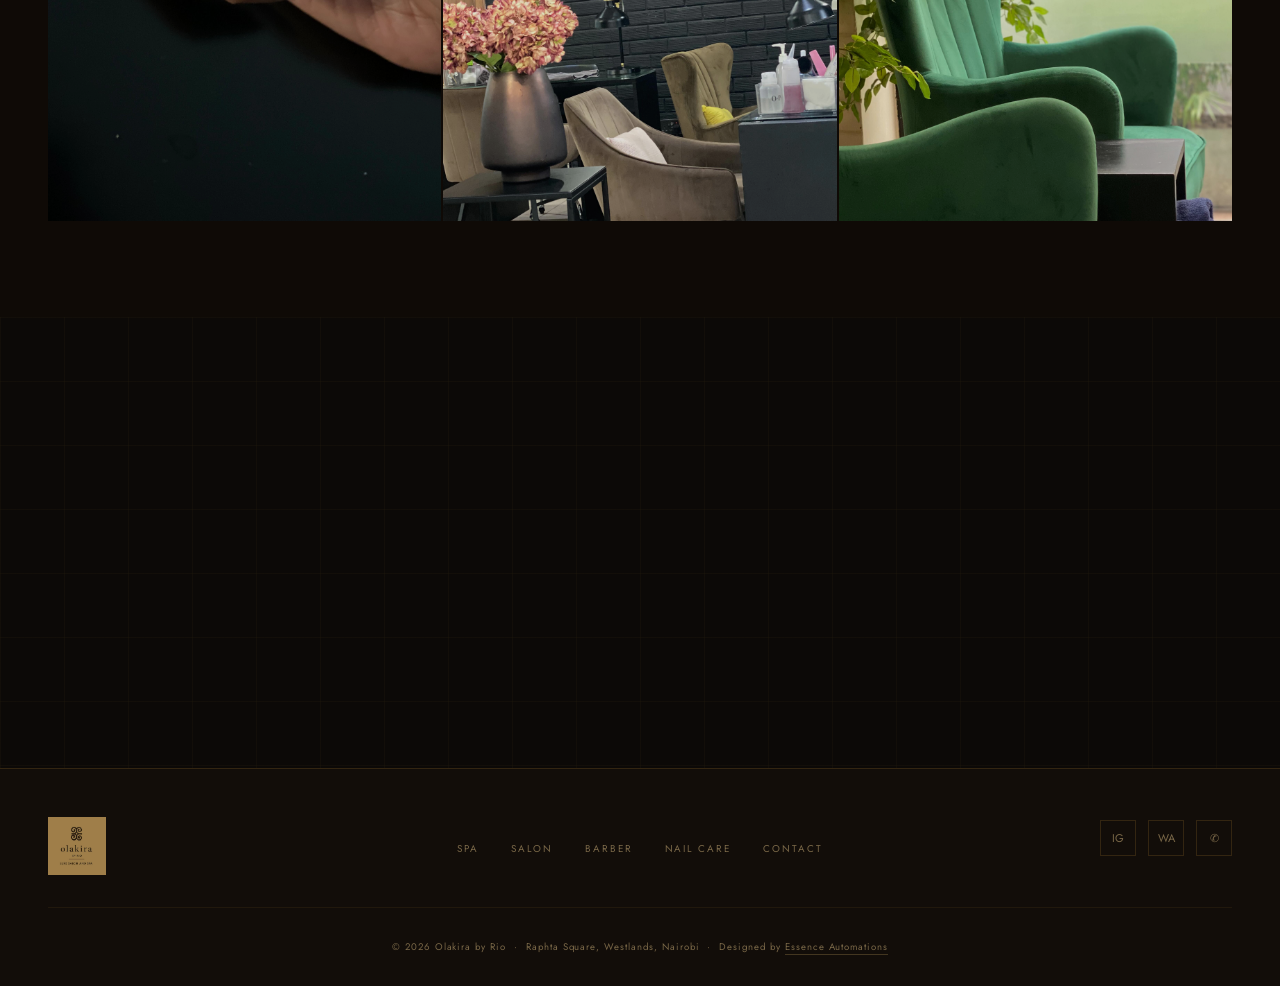
<file: nail-care.html>
<!DOCTYPE html>
<html lang="en">
<head>
  <meta charset="UTF-8">
  <meta name="viewport" content="width=device-width, initial-scale=1.0">
  <title>Nail Care — Olakira by Rio</title>
  <meta name="description" content="Manicures, pedicures, gel nails, extensions & nail art at Olakira Nail Studio, Raphta Square, Nairobi.">

  <meta property="og:type" content="website">
  <meta property="og:title" content="Nail Care — Olakira by Rio">
  <meta property="og:description" content="Manicures, pedicures, gel nails, extensions & nail art in Westlands, Nairobi.">
  <meta property="og:image" content="https://olakira.essenceautomations.com/olakiraspa_reels/14_521920092_18401763124112519_7146879129413040785_n.jpg">
  <meta property="og:url" content="https://olakira.essenceautomations.com/nail-care.html">
  <meta name="twitter:card" content="summary_large_image">
  <meta name="twitter:image" content="https://olakira.essenceautomations.com/olakiraspa_reels/14_521920092_18401763124112519_7146879129413040785_n.jpg">

  <link rel="icon" type="image/jpeg" href="Favicon.jpg">
  <link rel="apple-touch-icon" href="Favicon.jpg">
  <link rel="stylesheet" href="style.css">
</head>
<body>

  <!-- NAV -->
  <nav id="navbar" class="scrolled">
    <div class="nav-logo">
      <a href="index.html"><img src="Olakira logo.jpg" alt="Olakira by Rio"></a>
    </div>
    <div class="nav-center">
      <ul class="nav-links">
        <li><a href="index.html#about">About</a></li>
        <li>
          <a href="#" class="active">Services ▾</a>
          <div class="nav-dropdown">
            <a href="spa.html">Spa</a>
            <a href="salon.html">Salon</a>
            <a href="barber.html">Barber</a>
            <a href="nail-care.html" class="active">Nail Care</a>
          </div>
        </li>
        <li><a href="index.html#gallery">Gallery</a></li>
        <li><a href="contact.html">Contact</a></li>
      </ul>
    </div>
    <a href="tel:0115711286" class="nav-cta">Book Now</a>
    <button class="nav-hamburger" id="hamburger" aria-label="Menu">
      <span></span><span></span><span></span>
    </button>
  </nav>

  <!-- MOBILE NAV -->
  <div class="nav-mobile" id="mobileNav">
    <button class="nav-mobile-close" id="mobileClose">✕</button>
    <a href="index.html">Home</a>
    <a href="spa.html">Spa</a>
    <a href="salon.html">Salon</a>
    <a href="barber.html">Barber</a>
    <a href="nail-care.html">Nail Care</a>
    <a href="contact.html">Contact</a>
    <a href="tel:0115711286" style="color:var(--gold)">011 5711 286</a>
  </div>

  <!-- HERO -->
  <section class="service-hero">
    <div class="service-hero-img">
      <img src="olakiraspa_reels/14_521920092_18401763124112519_7146879129413040785_n.jpg" alt="Nail Care at Olakira">
    </div>
    <div class="service-hero-overlay"></div>
    <div class="service-hero-content">
      <div class="service-hero-label">Olakira by Rio &nbsp;·&nbsp; 04</div>
      <h1 class="service-hero-title">Nail <em>Care</em></h1>
      <p class="service-hero-tagline">Details, details, details. Because your fingertips deserve the close-up. Our nail studio delivers perfect, lasting results that complete your look from tip to toe.</p>
    </div>
  </section>

  <!-- BANNER -->
  <div class="banner-strip">✦ &nbsp; 10% off your first nail appointment — call 011 5711 286 to book &nbsp; ✦</div>

  <!-- INTRO -->
  <section class="service-intro">
    <div class="service-intro-photo reveal">
      <img src="olakiraspa_reels/06_563213015_18414166879112519_7761451110414118174_n.jpg" alt="Nail studio">
    </div>
    <div class="service-intro-text reveal delay-1">
      <div class="section-label">The Experience</div>
      <h2 class="section-title">The art of the <em>perfect finish</em></h2>
      <p>Our nail studio is where precision meets artistry. Whether you're after a clean, understated look or intricate nail art that turns heads — our technicians bring skill, care, and creativity to every set.</p>
      <blockquote class="service-quote">"Your nails are the punctuation mark on your whole outfit."</blockquote>
      <p>We use quality products built to last, and take our time with every client. From a quick express manicure to a full spa pedicure or sculpted set — every appointment is an experience, not just a service.</p>
      <div class="divider"></div>
      <a href="tel:0115711286" class="btn-gold">Book an Appointment</a>
    </div>
  </section>

  <!-- SERVICES MENU -->
  <section class="service-menu">
    <div class="service-menu-inner">
      <div class="service-menu-header">
        <div class="section-label reveal">What We Offer</div>
        <h2 class="section-title reveal delay-1">Our Nail <em>Studio</em></h2>
      </div>
      <div class="menu-grid">
        <div class="menu-item reveal">
          <div class="menu-num">01</div>
          <div>
            <div class="menu-name">Classic Manicure</div>
            <div class="menu-desc">Shaping, cuticle care, a nourishing hand treatment, and your choice of polish for clean, well-kept nails.</div>
          </div>
        </div>
        <div class="menu-item reveal delay-1">
          <div class="menu-num">02</div>
          <div>
            <div class="menu-name">Classic Pedicure</div>
            <div class="menu-desc">Soak, exfoliation, nail shaping, cuticle work, and polish — leaving feet soft, fresh, and beautifully finished.</div>
          </div>
        </div>
        <div class="menu-item reveal">
          <div class="menu-num">03</div>
          <div>
            <div class="menu-name">Gel Manicure</div>
            <div class="menu-desc">Long-lasting gel polish applied for a glossy, chip-resistant finish that stays perfect for weeks.</div>
          </div>
        </div>
        <div class="menu-item reveal delay-1">
          <div class="menu-num">04</div>
          <div>
            <div class="menu-name">Nail Extensions & Sculpting</div>
            <div class="menu-desc">Acrylic or gel extensions built to your desired length and shape — almond, coffin, square, stiletto, or oval.</div>
          </div>
        </div>
        <div class="menu-item reveal">
          <div class="menu-num">05</div>
          <div>
            <div class="menu-name">Nail Art</div>
            <div class="menu-desc">From minimalist linework and French tips to intricate hand-painted designs — creative nail art tailored to your vision.</div>
          </div>
        </div>
        <div class="menu-item reveal delay-1">
          <div class="menu-num">06</div>
          <div>
            <div class="menu-name">Chrome & Foil Finishes</div>
            <div class="menu-desc">Mirror chrome, holographic, and foil effects for a bold, high-impact look that photographs beautifully.</div>
          </div>
        </div>
        <div class="menu-item reveal">
          <div class="menu-num">07</div>
          <div>
            <div class="menu-name">Spa Mani-Pedi</div>
            <div class="menu-desc">The full luxury experience — extended soak, scrub, massage, mask, and finish for hands and feet together.</div>
          </div>
        </div>
        <div class="menu-item reveal delay-1">
          <div class="menu-num">08</div>
          <div>
            <div class="menu-name">Nail Repair & Infill</div>
            <div class="menu-desc">Patch repairs for breaks and lifting, plus infill appointments to maintain your existing set between visits.</div>
          </div>
        </div>
      </div>
    </div>
  </section>

  <!-- GALLERY -->
  <section class="gallery-section">
    <div class="gallery-header">
      <div class="section-label reveal">Visual Stories</div>
      <h2 class="section-title reveal delay-1">The Nail <em>Studio</em></h2>
    </div>
    <div class="gallery-grid-3">
      <div class="gallery-item tall reveal">
        <img src="olakiraspa_reels/14_521920092_18401763124112519_7146879129413040785_n.jpg" alt="Chrome nails">
      </div>
      <div class="gallery-item reveal delay-1">
        <img src="olakiraspa_reels/06_563213015_18414166879112519_7761451110414118174_n.jpg" alt="Teal nails">
      </div>
      <div class="gallery-item reveal delay-2">
        <img src="olakiraspa_reels/15_503472283_1762468231316155_7450886755091345996_n.jpg" alt="Nail filing">
      </div>
      <div class="gallery-item reveal">
        <img src="olakiraspa_reels/10_541762390_18407667661112519_5970253757531968244_n.jpg" alt="Nail studio interior">
      </div>
      <div class="gallery-item reveal delay-1">
        <img src="olakiraspa_reels/05_566191283_18415042642112519_1553689507000476350_n.jpg" alt="Studio lounge">
      </div>
    </div>
  </section>

  <!-- BOOKING CTA -->
  <section class="booking-cta">
    <div class="booking-cta-inner">
      <div class="booking-cta-badge reveal">Raphta Square · Westlands · Nairobi</div>
      <h2 class="reveal delay-1">Time to treat your <em>nails</em>?</h2>
      <p class="reveal delay-2">Book by phone or WhatsApp. First-time clients enjoy 10% off. Open daily — we'll take care of the rest.</p>
      <div class="booking-btns reveal delay-3">
        <a href="tel:0115711286" class="btn-gold">Call — 011 5711 286</a>
        <a href="https://wa.me/254115711286" target="_blank" class="btn-wa">WhatsApp Us</a>
      </div>
    </div>
  </section>

  <!-- FOOTER -->
  <footer>
    <div class="footer-inner">
      <div class="footer-logo">
        <img src="Olakira logo.jpg" alt="Olakira by Rio">
      </div>
      <ul class="footer-links">
        <li><a href="spa.html">Spa</a></li>
        <li><a href="salon.html">Salon</a></li>
        <li><a href="barber.html">Barber</a></li>
        <li><a href="nail-care.html">Nail Care</a></li>
        <li><a href="contact.html">Contact</a></li>
      </ul>
      <div class="footer-right">
        <div class="footer-social">
          <a href="https://www.instagram.com/olakiraspa/" target="_blank" title="Instagram">IG</a>
          <a href="https://wa.me/254115711286" target="_blank" title="WhatsApp">WA</a>
          <a href="tel:0115711286" title="Call Us">✆</a>
        </div>
      </div>
    </div>
    <p class="footer-copy">© 2026 Olakira by Rio &nbsp;·&nbsp; Raphta Square, Westlands, Nairobi &nbsp;·&nbsp; Designed by <a href="https://essenceautomations.com" target="_blank" class="footer-credit">Essence Automations</a></p>
  </footer>

  <script>
    document.getElementById('hamburger').addEventListener('click', () => {
      document.getElementById('mobileNav').classList.add('open');
    });
    document.getElementById('mobileClose').addEventListener('click', () => {
      document.getElementById('mobileNav').classList.remove('open');
    });
    const observer = new IntersectionObserver((entries) => {
      entries.forEach(e => { if (e.isIntersecting) e.target.classList.add('visible'); });
    }, { threshold: 0.1, rootMargin: '0px 0px -40px 0px' });
    document.querySelectorAll('.reveal').forEach(el => observer.observe(el));
  </script>
  <!-- WHATSAPP FLOAT -->
  <a href="https://wa.me/254115711286" target="_blank" class="wa-float" aria-label="Chat on WhatsApp">
    <svg viewBox="0 0 24 24" fill="currentColor"><path d="M17.472 14.382c-.297-.149-1.758-.867-2.03-.967-.273-.099-.471-.148-.67.15-.197.297-.767.966-.94 1.164-.173.199-.347.223-.644.075-.297-.15-1.255-.463-2.39-1.475-.883-.788-1.48-1.761-1.653-2.059-.173-.297-.018-.458.13-.606.134-.133.298-.347.446-.52.149-.174.198-.298.298-.497.099-.198.05-.371-.025-.52-.075-.149-.669-1.612-.916-2.207-.242-.579-.487-.5-.669-.51-.173-.008-.371-.01-.57-.01-.198 0-.52.074-.792.372-.272.297-1.04 1.016-1.04 2.479 0 1.462 1.065 2.875 1.213 3.074.149.198 2.096 3.2 5.077 4.487.709.306 1.262.489 1.694.625.712.227 1.36.195 1.871.118.571-.085 1.758-.719 2.006-1.413.248-.694.248-1.289.173-1.413-.074-.124-.272-.198-.57-.347m-5.421 7.403h-.004a9.87 9.87 0 01-5.031-1.378l-.361-.214-3.741.982.998-3.648-.235-.374a9.86 9.86 0 01-1.51-5.26c.001-5.45 4.436-9.884 9.888-9.884 2.64 0 5.122 1.03 6.988 2.898a9.825 9.825 0 012.893 6.994c-.003 5.45-4.437 9.884-9.885 9.884m8.413-18.297A11.815 11.815 0 0012.05 0C5.495 0 .16 5.335.157 11.892c0 2.096.547 4.142 1.588 5.945L.057 24l6.305-1.654a11.882 11.882 0 005.683 1.448h.005c6.554 0 11.89-5.335 11.893-11.893a11.821 11.821 0 00-3.48-8.413z"/></svg>
    <span>We're Online &rarr; WhatsApp</span>
  </a>
</body>
</html>
</file>
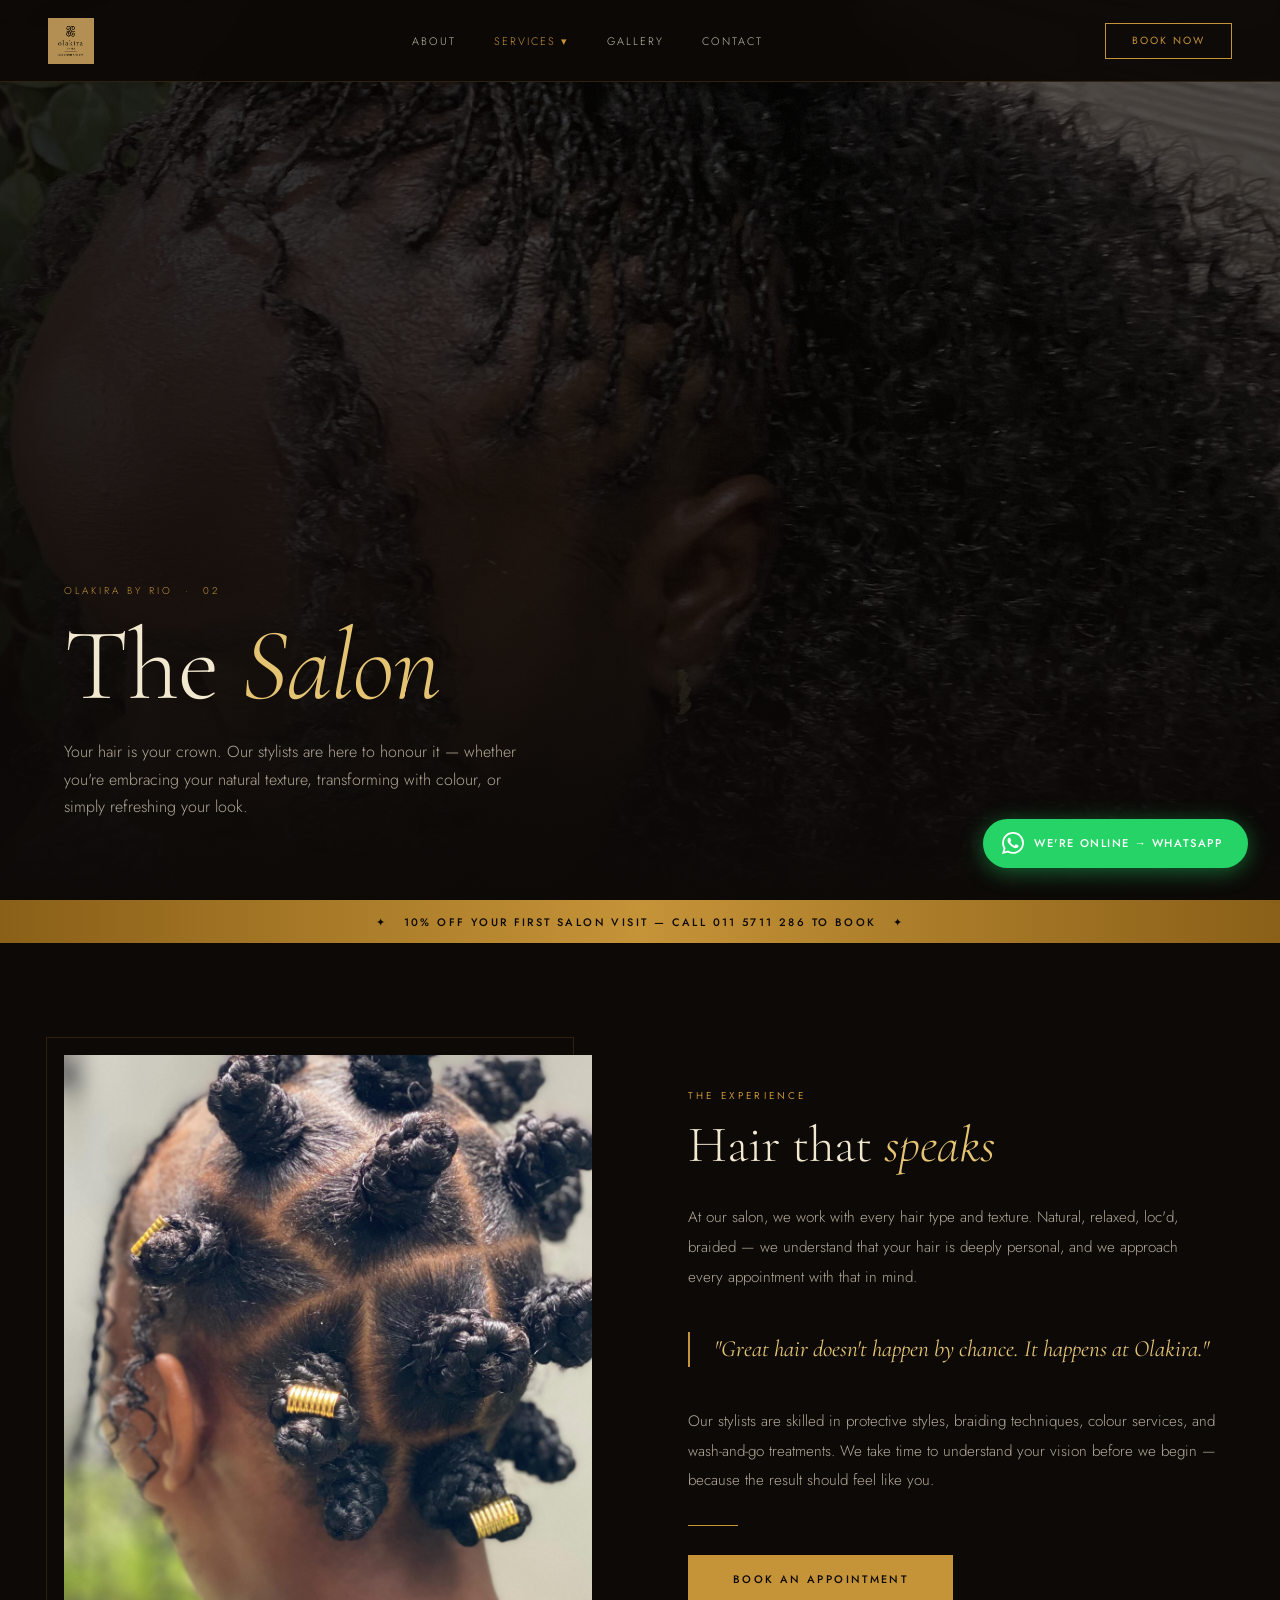
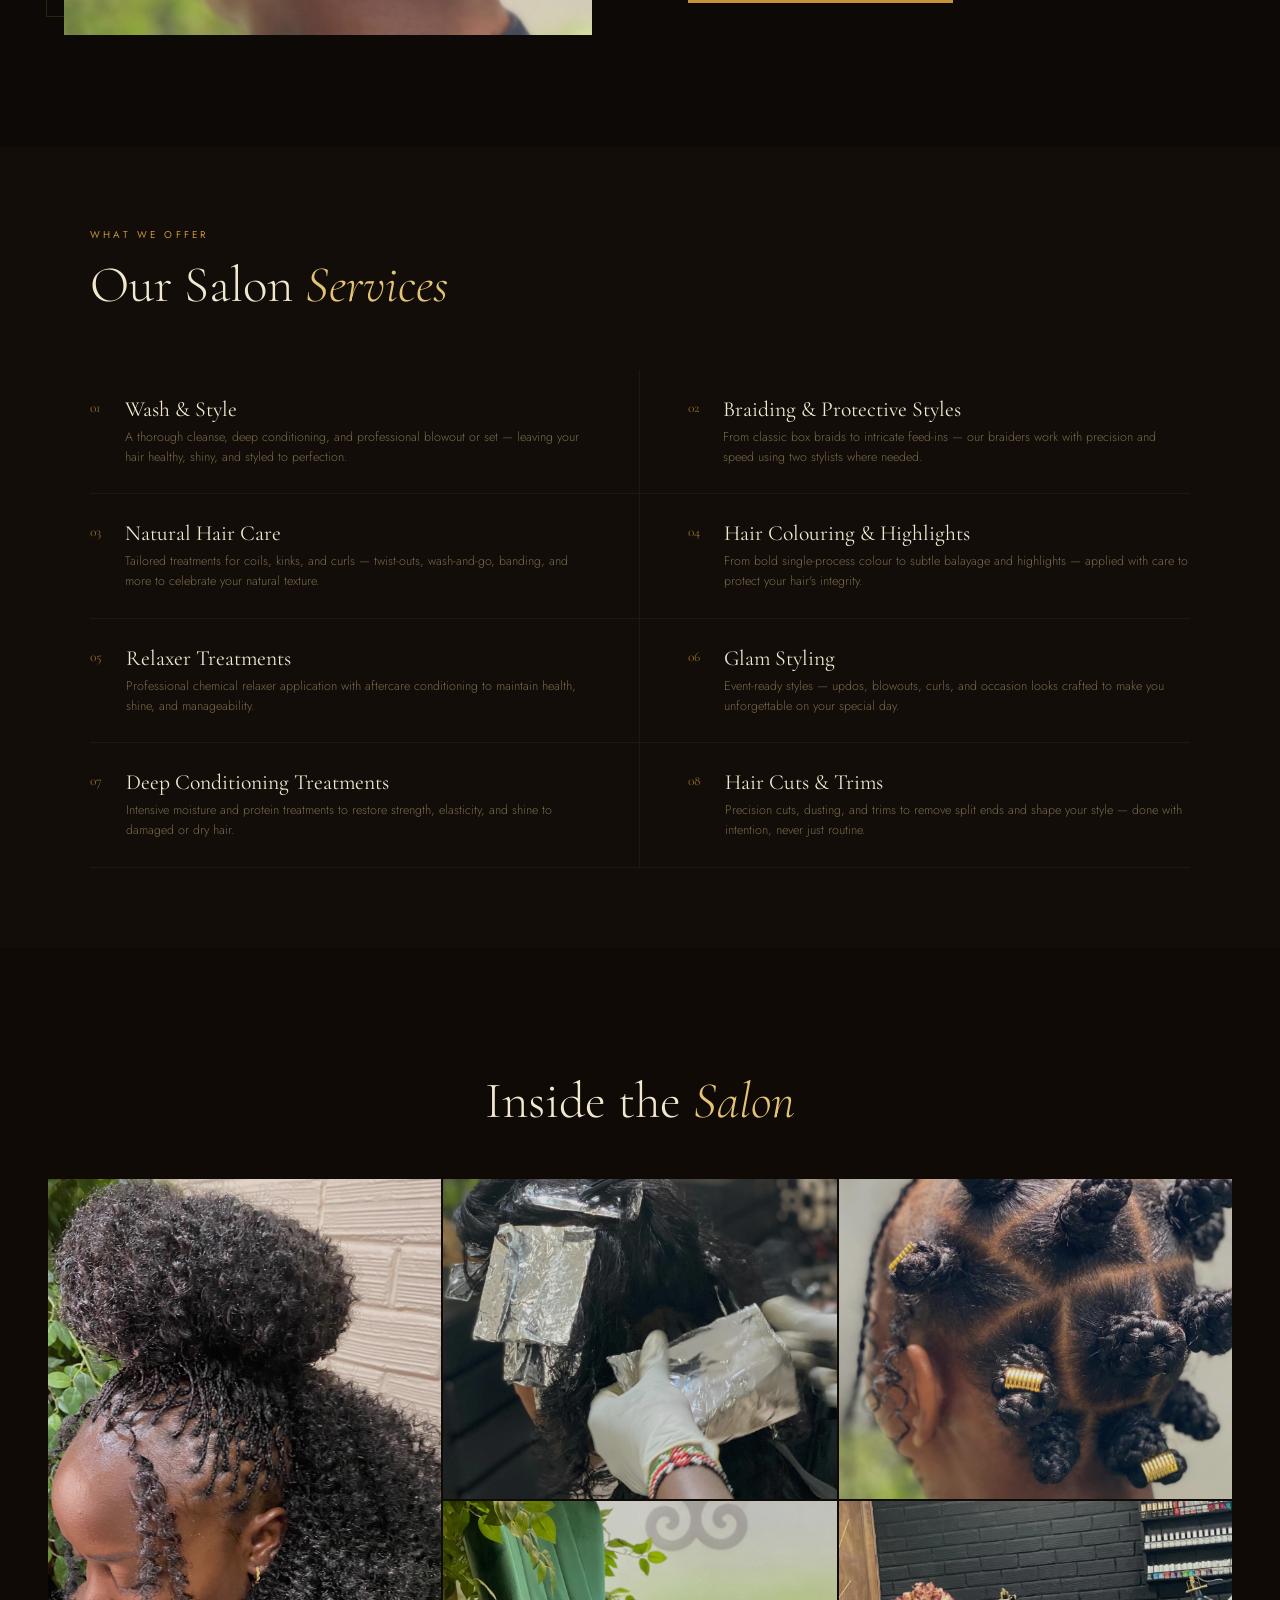
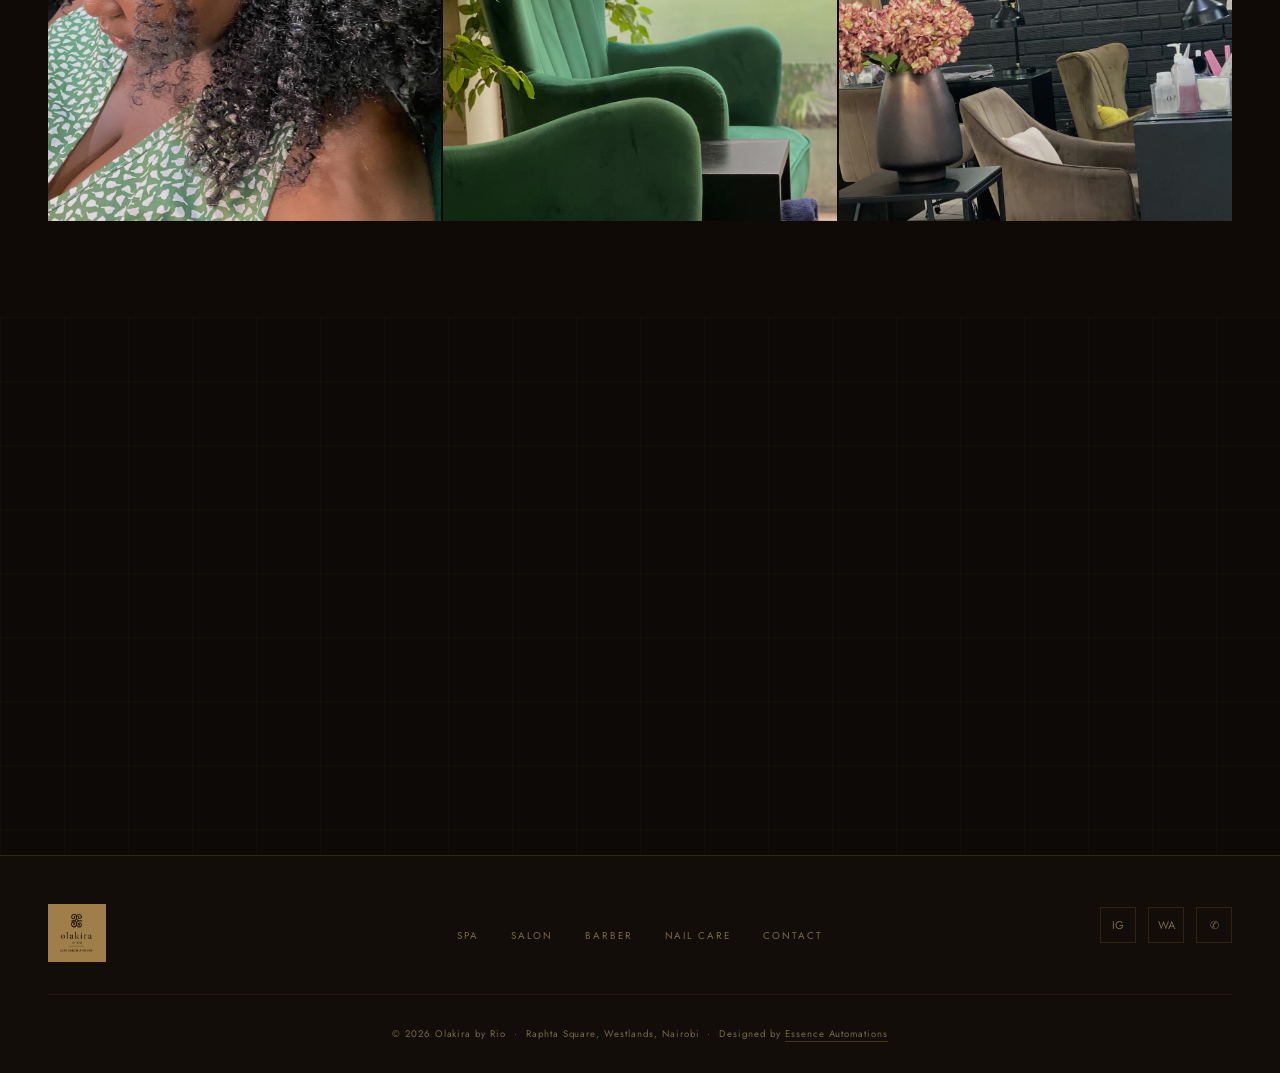
<file: salon.html>
<!DOCTYPE html>
<html lang="en">
<head>
  <meta charset="UTF-8">
  <meta name="viewport" content="width=device-width, initial-scale=1.0">
  <title>Salon — Olakira by Rio</title>
  <meta name="description" content="Expert hair styling, braiding, colouring & treatments at Olakira Salon, Raphta Square, Westlands, Nairobi.">

  <meta property="og:type" content="website">
  <meta property="og:title" content="Salon — Olakira by Rio">
  <meta property="og:description" content="Expert hair styling, braiding, colouring & treatments in Westlands, Nairobi.">
  <meta property="og:image" content="https://olakira.essenceautomations.com/olakiraspa_reels/02_574214235_18418445989112519_7023469304565600331_n.jpg">
  <meta property="og:url" content="https://olakira.essenceautomations.com/salon.html">
  <meta name="twitter:card" content="summary_large_image">
  <meta name="twitter:image" content="https://olakira.essenceautomations.com/olakiraspa_reels/02_574214235_18418445989112519_7023469304565600331_n.jpg">

  <link rel="icon" type="image/jpeg" href="Favicon.jpg">
  <link rel="apple-touch-icon" href="Favicon.jpg">
  <link rel="stylesheet" href="style.css">
</head>
<body>

  <!-- NAV -->
  <nav id="navbar" class="scrolled">
    <div class="nav-logo">
      <a href="index.html"><img src="Olakira logo.jpg" alt="Olakira by Rio"></a>
    </div>
    <div class="nav-center">
      <ul class="nav-links">
        <li><a href="index.html#about">About</a></li>
        <li>
          <a href="#" class="active">Services ▾</a>
          <div class="nav-dropdown">
            <a href="spa.html">Spa</a>
            <a href="salon.html" class="active">Salon</a>
            <a href="barber.html">Barber</a>
            <a href="nail-care.html">Nail Care</a>
          </div>
        </li>
        <li><a href="index.html#gallery">Gallery</a></li>
        <li><a href="contact.html">Contact</a></li>
      </ul>
    </div>
    <a href="tel:0115711286" class="nav-cta">Book Now</a>
    <button class="nav-hamburger" id="hamburger" aria-label="Menu">
      <span></span><span></span><span></span>
    </button>
  </nav>

  <!-- MOBILE NAV -->
  <div class="nav-mobile" id="mobileNav">
    <button class="nav-mobile-close" id="mobileClose">✕</button>
    <a href="index.html">Home</a>
    <a href="spa.html">Spa</a>
    <a href="salon.html">Salon</a>
    <a href="barber.html">Barber</a>
    <a href="nail-care.html">Nail Care</a>
    <a href="contact.html">Contact</a>
    <a href="tel:0115711286" style="color:var(--gold)">011 5711 286</a>
  </div>

  <!-- HERO -->
  <section class="service-hero">
    <div class="service-hero-img">
      <img src="olakiraspa_reels/02_574214235_18418445989112519_7023469304565600331_n.jpg" alt="Olakira Salon">
    </div>
    <div class="service-hero-overlay"></div>
    <div class="service-hero-content">
      <div class="service-hero-label">Olakira by Rio &nbsp;·&nbsp; 02</div>
      <h1 class="service-hero-title">The <em>Salon</em></h1>
      <p class="service-hero-tagline">Your hair is your crown. Our stylists are here to honour it — whether you're embracing your natural texture, transforming with colour, or simply refreshing your look.</p>
    </div>
  </section>

  <!-- BANNER -->
  <div class="banner-strip">✦ &nbsp; 10% off your first salon visit — call 011 5711 286 to book &nbsp; ✦</div>

  <!-- INTRO -->
  <section class="service-intro">
    <div class="service-intro-photo reveal">
      <img src="olakiraspa_reels/08_553371277_18410899159112519_5682473886408262873_n.jpg" alt="Protective styling">
    </div>
    <div class="service-intro-text reveal delay-1">
      <div class="section-label">The Experience</div>
      <h2 class="section-title">Hair that <em>speaks</em></h2>
      <p>At our salon, we work with every hair type and texture. Natural, relaxed, loc'd, braided — we understand that your hair is deeply personal, and we approach every appointment with that in mind.</p>
      <blockquote class="service-quote">"Great hair doesn't happen by chance. It happens at Olakira."</blockquote>
      <p>Our stylists are skilled in protective styles, braiding techniques, colour services, and wash-and-go treatments. We take time to understand your vision before we begin — because the result should feel like you.</p>
      <div class="divider"></div>
      <a href="tel:0115711286" class="btn-gold">Book an Appointment</a>
    </div>
  </section>

  <!-- SERVICES MENU -->
  <section class="service-menu">
    <div class="service-menu-inner">
      <div class="service-menu-header">
        <div class="section-label reveal">What We Offer</div>
        <h2 class="section-title reveal delay-1">Our Salon <em>Services</em></h2>
      </div>
      <div class="menu-grid">
        <div class="menu-item reveal">
          <div class="menu-num">01</div>
          <div>
            <div class="menu-name">Wash & Style</div>
            <div class="menu-desc">A thorough cleanse, deep conditioning, and professional blowout or set — leaving your hair healthy, shiny, and styled to perfection.</div>
          </div>
        </div>
        <div class="menu-item reveal delay-1">
          <div class="menu-num">02</div>
          <div>
            <div class="menu-name">Braiding & Protective Styles</div>
            <div class="menu-desc">From classic box braids to intricate feed-ins — our braiders work with precision and speed using two stylists where needed.</div>
          </div>
        </div>
        <div class="menu-item reveal">
          <div class="menu-num">03</div>
          <div>
            <div class="menu-name">Natural Hair Care</div>
            <div class="menu-desc">Tailored treatments for coils, kinks, and curls — twist-outs, wash-and-go, banding, and more to celebrate your natural texture.</div>
          </div>
        </div>
        <div class="menu-item reveal delay-1">
          <div class="menu-num">04</div>
          <div>
            <div class="menu-name">Hair Colouring & Highlights</div>
            <div class="menu-desc">From bold single-process colour to subtle balayage and highlights — applied with care to protect your hair's integrity.</div>
          </div>
        </div>
        <div class="menu-item reveal">
          <div class="menu-num">05</div>
          <div>
            <div class="menu-name">Relaxer Treatments</div>
            <div class="menu-desc">Professional chemical relaxer application with aftercare conditioning to maintain health, shine, and manageability.</div>
          </div>
        </div>
        <div class="menu-item reveal delay-1">
          <div class="menu-num">06</div>
          <div>
            <div class="menu-name">Glam Styling</div>
            <div class="menu-desc">Event-ready styles — updos, blowouts, curls, and occasion looks crafted to make you unforgettable on your special day.</div>
          </div>
        </div>
        <div class="menu-item reveal">
          <div class="menu-num">07</div>
          <div>
            <div class="menu-name">Deep Conditioning Treatments</div>
            <div class="menu-desc">Intensive moisture and protein treatments to restore strength, elasticity, and shine to damaged or dry hair.</div>
          </div>
        </div>
        <div class="menu-item reveal delay-1">
          <div class="menu-num">08</div>
          <div>
            <div class="menu-name">Hair Cuts & Trims</div>
            <div class="menu-desc">Precision cuts, dusting, and trims to remove split ends and shape your style — done with intention, never just routine.</div>
          </div>
        </div>
      </div>
    </div>
  </section>

  <!-- GALLERY -->
  <section class="gallery-section">
    <div class="gallery-header">
      <div class="section-label reveal">Visual Stories</div>
      <h2 class="section-title reveal delay-1">Inside the <em>Salon</em></h2>
    </div>
    <div class="gallery-grid-3">
      <div class="gallery-item tall reveal">
        <img src="olakiraspa_reels/02_574214235_18418445989112519_7023469304565600331_n.jpg" alt="Natural hair">
      </div>
      <div class="gallery-item reveal delay-1">
        <img src="olakiraspa_reels/04_568227292_18416174380112519_8328890185280570963_n.jpg" alt="Hair colouring">
      </div>
      <div class="gallery-item reveal delay-2">
        <img src="olakiraspa_reels/08_553371277_18410899159112519_5682473886408262873_n.jpg" alt="Protective style">
      </div>
      <div class="gallery-item reveal">
        <img src="olakiraspa_reels/05_566191283_18415042642112519_1553689507000476350_n.jpg" alt="Salon interior">
      </div>
      <div class="gallery-item reveal delay-1">
        <img src="olakiraspa_reels/10_541762390_18407667661112519_5970253757531968244_n.jpg" alt="Salon space">
      </div>
    </div>
  </section>

  <!-- BOOKING CTA -->
  <section class="booking-cta">
    <div class="booking-cta-inner">
      <div class="booking-cta-badge reveal">Raphta Square · Westlands · Nairobi</div>
      <h2 class="reveal delay-1">Time for a <em>fresh</em><br>look?</h2>
      <p class="reveal delay-2">Our salon is open daily. First-time clients get 10% off. Book by phone or WhatsApp — we'll take it from there.</p>
      <div class="booking-btns reveal delay-3">
        <a href="tel:0115711286" class="btn-gold">Call — 011 5711 286</a>
        <a href="https://wa.me/254115711286" target="_blank" class="btn-wa">WhatsApp Us</a>
      </div>
    </div>
  </section>

  <!-- FOOTER -->
  <footer>
    <div class="footer-inner">
      <div class="footer-logo">
        <img src="Olakira logo.jpg" alt="Olakira by Rio">
      </div>
      <ul class="footer-links">
        <li><a href="spa.html">Spa</a></li>
        <li><a href="salon.html">Salon</a></li>
        <li><a href="barber.html">Barber</a></li>
        <li><a href="nail-care.html">Nail Care</a></li>
        <li><a href="contact.html">Contact</a></li>
      </ul>
      <div class="footer-right">
        <div class="footer-social">
          <a href="https://www.instagram.com/olakiraspa/" target="_blank" title="Instagram">IG</a>
          <a href="https://wa.me/254115711286" target="_blank" title="WhatsApp">WA</a>
          <a href="tel:0115711286" title="Call Us">✆</a>
        </div>
      </div>
    </div>
    <p class="footer-copy">© 2026 Olakira by Rio &nbsp;·&nbsp; Raphta Square, Westlands, Nairobi &nbsp;·&nbsp; Designed by <a href="https://essenceautomations.com" target="_blank" class="footer-credit">Essence Automations</a></p>
  </footer>

  <script>
    document.getElementById('hamburger').addEventListener('click', () => {
      document.getElementById('mobileNav').classList.add('open');
    });
    document.getElementById('mobileClose').addEventListener('click', () => {
      document.getElementById('mobileNav').classList.remove('open');
    });
    const observer = new IntersectionObserver((entries) => {
      entries.forEach(e => { if (e.isIntersecting) e.target.classList.add('visible'); });
    }, { threshold: 0.1, rootMargin: '0px 0px -40px 0px' });
    document.querySelectorAll('.reveal').forEach(el => observer.observe(el));
  </script>
  <!-- WHATSAPP FLOAT -->
  <a href="https://wa.me/254115711286" target="_blank" class="wa-float" aria-label="Chat on WhatsApp">
    <svg viewBox="0 0 24 24" fill="currentColor"><path d="M17.472 14.382c-.297-.149-1.758-.867-2.03-.967-.273-.099-.471-.148-.67.15-.197.297-.767.966-.94 1.164-.173.199-.347.223-.644.075-.297-.15-1.255-.463-2.39-1.475-.883-.788-1.48-1.761-1.653-2.059-.173-.297-.018-.458.13-.606.134-.133.298-.347.446-.52.149-.174.198-.298.298-.497.099-.198.05-.371-.025-.52-.075-.149-.669-1.612-.916-2.207-.242-.579-.487-.5-.669-.51-.173-.008-.371-.01-.57-.01-.198 0-.52.074-.792.372-.272.297-1.04 1.016-1.04 2.479 0 1.462 1.065 2.875 1.213 3.074.149.198 2.096 3.2 5.077 4.487.709.306 1.262.489 1.694.625.712.227 1.36.195 1.871.118.571-.085 1.758-.719 2.006-1.413.248-.694.248-1.289.173-1.413-.074-.124-.272-.198-.57-.347m-5.421 7.403h-.004a9.87 9.87 0 01-5.031-1.378l-.361-.214-3.741.982.998-3.648-.235-.374a9.86 9.86 0 01-1.51-5.26c.001-5.45 4.436-9.884 9.888-9.884 2.64 0 5.122 1.03 6.988 2.898a9.825 9.825 0 012.893 6.994c-.003 5.45-4.437 9.884-9.885 9.884m8.413-18.297A11.815 11.815 0 0012.05 0C5.495 0 .16 5.335.157 11.892c0 2.096.547 4.142 1.588 5.945L.057 24l6.305-1.654a11.882 11.882 0 005.683 1.448h.005c6.554 0 11.89-5.335 11.893-11.893a11.821 11.821 0 00-3.48-8.413z"/></svg>
    <span>We're Online &rarr; WhatsApp</span>
  </a>
</body>
</html>
</file>
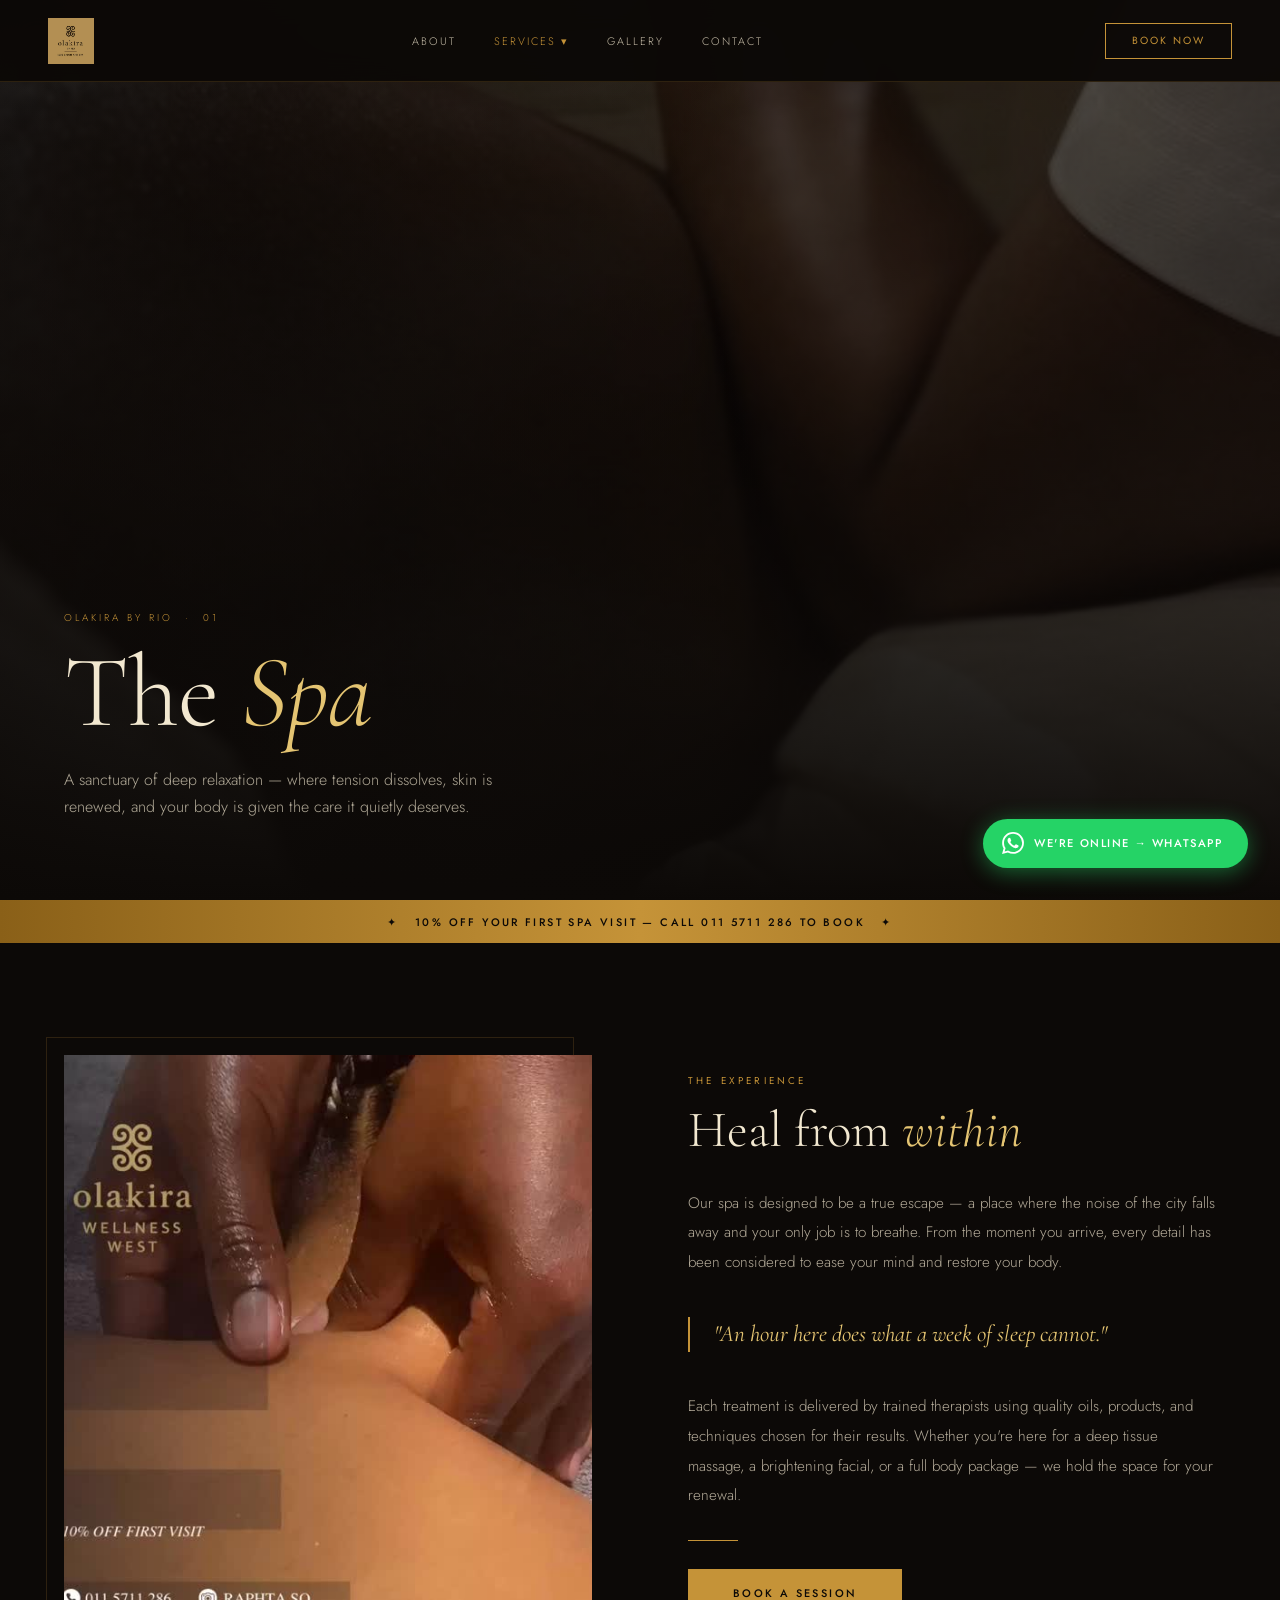
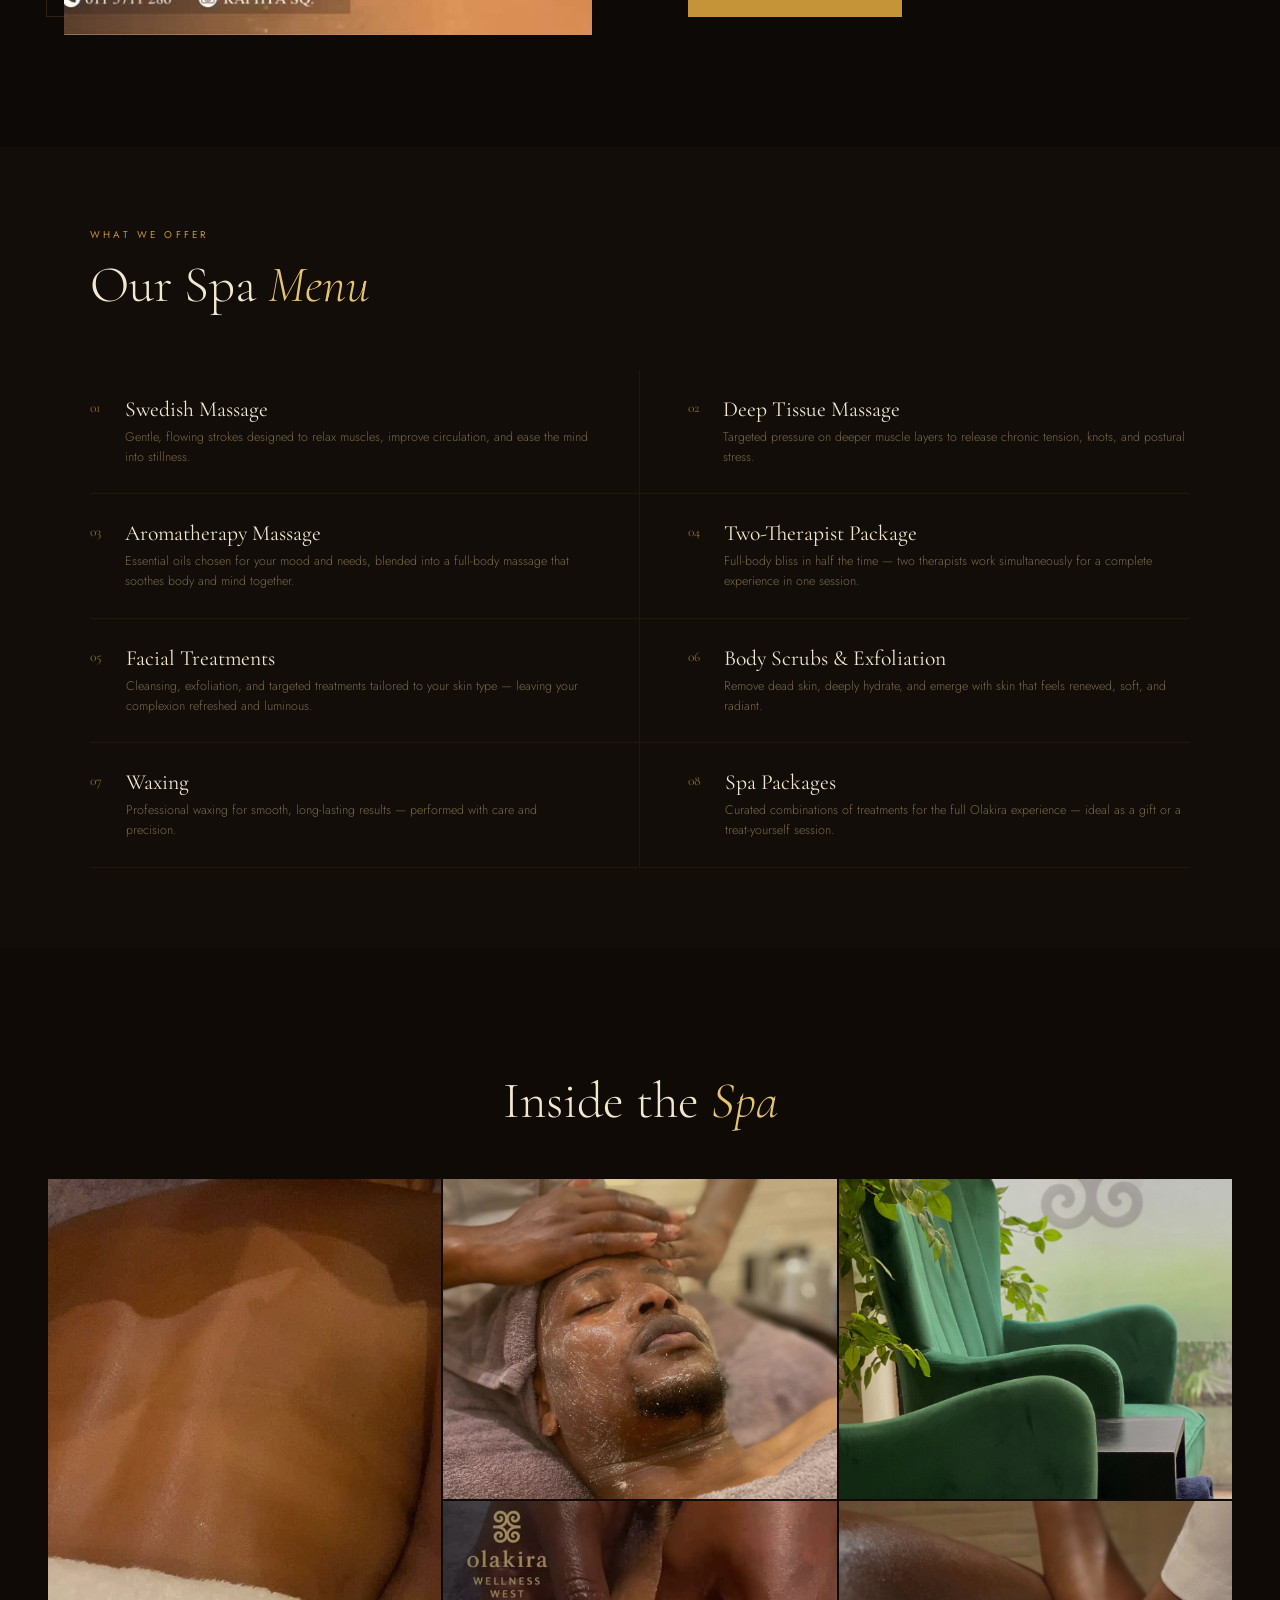
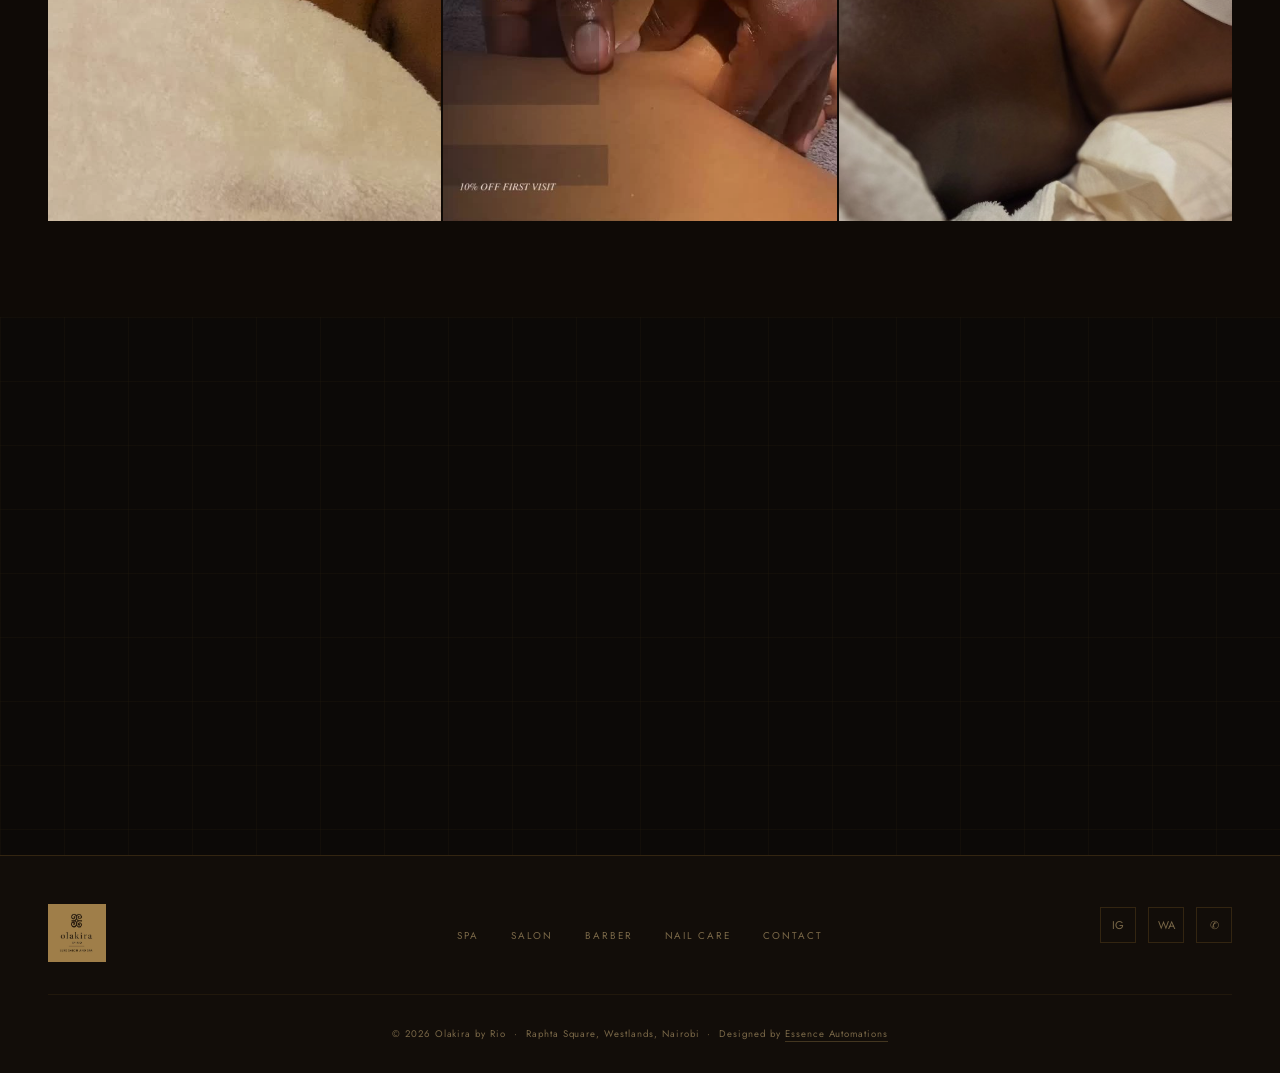
<file: spa.html>
<!DOCTYPE html>
<html lang="en">
<head>
  <meta charset="UTF-8">
  <meta name="viewport" content="width=device-width, initial-scale=1.0">
  <title>Spa — Olakira by Rio</title>
  <meta name="description" content="Rejuvenating massages, facials, body scrubs & healing treatments at Olakira Spa, Raphta Square, Nairobi.">

  <meta property="og:type" content="website">
  <meta property="og:title" content="Spa — Olakira by Rio">
  <meta property="og:description" content="Rejuvenating massages, facials, body scrubs & healing treatments in Westlands, Nairobi.">
  <meta property="og:image" content="https://olakira.essenceautomations.com/olakiraspa_reels/01_609672844_1798913514156442_510552515453268651_n.jpg">
  <meta property="og:url" content="https://olakira.essenceautomations.com/spa.html">
  <meta name="twitter:card" content="summary_large_image">
  <meta name="twitter:image" content="https://olakira.essenceautomations.com/olakiraspa_reels/01_609672844_1798913514156442_510552515453268651_n.jpg">

  <link rel="icon" type="image/jpeg" href="Favicon.jpg">
  <link rel="apple-touch-icon" href="Favicon.jpg">
  <link rel="stylesheet" href="style.css">
</head>
<body>

  <!-- NAV -->
  <nav id="navbar" class="scrolled">
    <div class="nav-logo">
      <a href="index.html"><img src="Olakira logo.jpg" alt="Olakira by Rio"></a>
    </div>
    <div class="nav-center">
      <ul class="nav-links">
        <li><a href="index.html#about">About</a></li>
        <li>
          <a href="#" class="active">Services ▾</a>
          <div class="nav-dropdown">
            <a href="spa.html" class="active">Spa</a>
            <a href="salon.html">Salon</a>
            <a href="barber.html">Barber</a>
            <a href="nail-care.html">Nail Care</a>
          </div>
        </li>
        <li><a href="index.html#gallery">Gallery</a></li>
        <li><a href="contact.html">Contact</a></li>
      </ul>
    </div>
    <a href="tel:0115711286" class="nav-cta">Book Now</a>
    <button class="nav-hamburger" id="hamburger" aria-label="Menu">
      <span></span><span></span><span></span>
    </button>
  </nav>

  <!-- MOBILE NAV -->
  <div class="nav-mobile" id="mobileNav">
    <button class="nav-mobile-close" id="mobileClose">✕</button>
    <a href="index.html">Home</a>
    <a href="spa.html">Spa</a>
    <a href="salon.html">Salon</a>
    <a href="barber.html">Barber</a>
    <a href="nail-care.html">Nail Care</a>
    <a href="contact.html">Contact</a>
    <a href="tel:0115711286" style="color:var(--gold)">011 5711 286</a>
  </div>

  <!-- HERO -->
  <section class="service-hero">
    <div class="service-hero-img">
      <img src="olakiraspa_reels/25_657885121_18443408323112519_1840772036587899212_n.jpg" alt="Olakira Spa">
    </div>
    <div class="service-hero-overlay"></div>
    <div class="service-hero-content">
      <div class="service-hero-label">Olakira by Rio &nbsp;·&nbsp; 01</div>
      <h1 class="service-hero-title">The <em>Spa</em></h1>
      <p class="service-hero-tagline">A sanctuary of deep relaxation — where tension dissolves, skin is renewed, and your body is given the care it quietly deserves.</p>
    </div>
  </section>

  <!-- BANNER -->
  <div class="banner-strip">✦ &nbsp; 10% off your first spa visit — call 011 5711 286 to book &nbsp; ✦</div>

  <!-- INTRO -->
  <section class="service-intro">
    <div class="service-intro-photo reveal">
      <img src="olakiraspa_reels/01_609672844_1798913514156442_510552515453268651_n.jpg" alt="Massage therapy">
    </div>
    <div class="service-intro-text reveal delay-1">
      <div class="section-label">The Experience</div>
      <h2 class="section-title">Heal from <em>within</em></h2>
      <p>Our spa is designed to be a true escape — a place where the noise of the city falls away and your only job is to breathe. From the moment you arrive, every detail has been considered to ease your mind and restore your body.</p>
      <blockquote class="service-quote">"An hour here does what a week of sleep cannot."</blockquote>
      <p>Each treatment is delivered by trained therapists using quality oils, products, and techniques chosen for their results. Whether you're here for a deep tissue massage, a brightening facial, or a full body package — we hold the space for your renewal.</p>
      <div class="divider"></div>
      <a href="tel:0115711286" class="btn-gold">Book a Session</a>
    </div>
  </section>

  <!-- SERVICES MENU -->
  <section class="service-menu">
    <div class="service-menu-inner">
      <div class="service-menu-header">
        <div class="section-label reveal">What We Offer</div>
        <h2 class="section-title reveal delay-1">Our Spa <em>Menu</em></h2>
      </div>
      <div class="menu-grid">
        <div class="menu-item reveal">
          <div class="menu-num">01</div>
          <div>
            <div class="menu-name">Swedish Massage</div>
            <div class="menu-desc">Gentle, flowing strokes designed to relax muscles, improve circulation, and ease the mind into stillness.</div>
          </div>
        </div>
        <div class="menu-item reveal delay-1">
          <div class="menu-num">02</div>
          <div>
            <div class="menu-name">Deep Tissue Massage</div>
            <div class="menu-desc">Targeted pressure on deeper muscle layers to release chronic tension, knots, and postural stress.</div>
          </div>
        </div>
        <div class="menu-item reveal">
          <div class="menu-num">03</div>
          <div>
            <div class="menu-name">Aromatherapy Massage</div>
            <div class="menu-desc">Essential oils chosen for your mood and needs, blended into a full-body massage that soothes body and mind together.</div>
          </div>
        </div>
        <div class="menu-item reveal delay-1">
          <div class="menu-num">04</div>
          <div>
            <div class="menu-name">Two-Therapist Package</div>
            <div class="menu-desc">Full-body bliss in half the time — two therapists work simultaneously for a complete experience in one session.</div>
          </div>
        </div>
        <div class="menu-item reveal">
          <div class="menu-num">05</div>
          <div>
            <div class="menu-name">Facial Treatments</div>
            <div class="menu-desc">Cleansing, exfoliation, and targeted treatments tailored to your skin type — leaving your complexion refreshed and luminous.</div>
          </div>
        </div>
        <div class="menu-item reveal delay-1">
          <div class="menu-num">06</div>
          <div>
            <div class="menu-name">Body Scrubs & Exfoliation</div>
            <div class="menu-desc">Remove dead skin, deeply hydrate, and emerge with skin that feels renewed, soft, and radiant.</div>
          </div>
        </div>
        <div class="menu-item reveal">
          <div class="menu-num">07</div>
          <div>
            <div class="menu-name">Waxing</div>
            <div class="menu-desc">Professional waxing for smooth, long-lasting results — performed with care and precision.</div>
          </div>
        </div>
        <div class="menu-item reveal delay-1">
          <div class="menu-num">08</div>
          <div>
            <div class="menu-name">Spa Packages</div>
            <div class="menu-desc">Curated combinations of treatments for the full Olakira experience — ideal as a gift or a treat-yourself session.</div>
          </div>
        </div>
      </div>
    </div>
  </section>

  <!-- GALLERY -->
  <section class="gallery-section">
    <div class="gallery-header">
      <div class="section-label reveal">Visual Stories</div>
      <h2 class="section-title reveal delay-1">Inside the <em>Spa</em></h2>
    </div>
    <div class="gallery-grid-3">
      <div class="gallery-item tall reveal">
        <img src="olakiraspa_reels/12_532100737_760511179794412_2514654318375176188_n.jpg" alt="Spa body treatment">
      </div>
      <div class="gallery-item reveal delay-1">
        <img src="olakiraspa_reels/03_571841776_18416972356112519_9050269941918590530_n.jpg" alt="Facial massage">
      </div>
      <div class="gallery-item reveal delay-2">
        <img src="olakiraspa_reels/05_566191283_18415042642112519_1553689507000476350_n.jpg" alt="Spa lounge">
      </div>
      <div class="gallery-item reveal">
        <img src="olakiraspa_reels/01_609672844_1798913514156442_510552515453268651_n.jpg" alt="Massage therapy">
      </div>
      <div class="gallery-item reveal delay-1">
        <img src="olakiraspa_reels/25_657885121_18443408323112519_1840772036587899212_n.jpg" alt="Spa relaxation">
      </div>
    </div>
  </section>

  <!-- BOOKING CTA -->
  <section class="booking-cta">
    <div class="booking-cta-inner">
      <div class="booking-cta-badge reveal">Raphta Square · Westlands · Nairobi</div>
      <h2 class="reveal delay-1">Ready to <em>restore</em><br>yourself?</h2>
      <p class="reveal delay-2">Open daily. First-time clients enjoy 10% off. Call us or message on WhatsApp to book your session at a time that suits you.</p>
      <div class="booking-btns reveal delay-3">
        <a href="tel:0115711286" class="btn-gold">Call — 011 5711 286</a>
        <a href="https://wa.me/254115711286" target="_blank" class="btn-wa">WhatsApp Us</a>
      </div>
    </div>
  </section>

  <!-- FOOTER -->
  <footer>
    <div class="footer-inner">
      <div class="footer-logo">
        <img src="Olakira logo.jpg" alt="Olakira by Rio">
      </div>
      <ul class="footer-links">
        <li><a href="spa.html">Spa</a></li>
        <li><a href="salon.html">Salon</a></li>
        <li><a href="barber.html">Barber</a></li>
        <li><a href="nail-care.html">Nail Care</a></li>
        <li><a href="contact.html">Contact</a></li>
      </ul>
      <div class="footer-right">
        <div class="footer-social">
          <a href="https://www.instagram.com/olakiraspa/" target="_blank" title="Instagram">IG</a>
          <a href="https://wa.me/254115711286" target="_blank" title="WhatsApp">WA</a>
          <a href="tel:0115711286" title="Call Us">✆</a>
        </div>
      </div>
    </div>
    <p class="footer-copy">© 2026 Olakira by Rio &nbsp;·&nbsp; Raphta Square, Westlands, Nairobi &nbsp;·&nbsp; Designed by <a href="https://essenceautomations.com" target="_blank" class="footer-credit">Essence Automations</a></p>
  </footer>

  <script>
    document.getElementById('hamburger').addEventListener('click', () => {
      document.getElementById('mobileNav').classList.add('open');
    });
    document.getElementById('mobileClose').addEventListener('click', () => {
      document.getElementById('mobileNav').classList.remove('open');
    });
    const observer = new IntersectionObserver((entries) => {
      entries.forEach(e => { if (e.isIntersecting) e.target.classList.add('visible'); });
    }, { threshold: 0.1, rootMargin: '0px 0px -40px 0px' });
    document.querySelectorAll('.reveal').forEach(el => observer.observe(el));
  </script>
  <!-- WHATSAPP FLOAT -->
  <a href="https://wa.me/254115711286" target="_blank" class="wa-float" aria-label="Chat on WhatsApp">
    <svg viewBox="0 0 24 24" fill="currentColor"><path d="M17.472 14.382c-.297-.149-1.758-.867-2.03-.967-.273-.099-.471-.148-.67.15-.197.297-.767.966-.94 1.164-.173.199-.347.223-.644.075-.297-.15-1.255-.463-2.39-1.475-.883-.788-1.48-1.761-1.653-2.059-.173-.297-.018-.458.13-.606.134-.133.298-.347.446-.52.149-.174.198-.298.298-.497.099-.198.05-.371-.025-.52-.075-.149-.669-1.612-.916-2.207-.242-.579-.487-.5-.669-.51-.173-.008-.371-.01-.57-.01-.198 0-.52.074-.792.372-.272.297-1.04 1.016-1.04 2.479 0 1.462 1.065 2.875 1.213 3.074.149.198 2.096 3.2 5.077 4.487.709.306 1.262.489 1.694.625.712.227 1.36.195 1.871.118.571-.085 1.758-.719 2.006-1.413.248-.694.248-1.289.173-1.413-.074-.124-.272-.198-.57-.347m-5.421 7.403h-.004a9.87 9.87 0 01-5.031-1.378l-.361-.214-3.741.982.998-3.648-.235-.374a9.86 9.86 0 01-1.51-5.26c.001-5.45 4.436-9.884 9.888-9.884 2.64 0 5.122 1.03 6.988 2.898a9.825 9.825 0 012.893 6.994c-.003 5.45-4.437 9.884-9.885 9.884m8.413-18.297A11.815 11.815 0 0012.05 0C5.495 0 .16 5.335.157 11.892c0 2.096.547 4.142 1.588 5.945L.057 24l6.305-1.654a11.882 11.882 0 005.683 1.448h.005c6.554 0 11.89-5.335 11.893-11.893a11.821 11.821 0 00-3.48-8.413z"/></svg>
    <span>We're Online &rarr; WhatsApp</span>
  </a>
</body>
</html>
</file>
<file: style.css>
/* ============================================
   OLAKIRA BY RIO — Shared Stylesheet
   ============================================ */

@import url('https://fonts.googleapis.com/css2?family=Cormorant+Garamond:ital,wght@0,300;0,400;0,500;0,600;1,300;1,400;1,600&family=Jost:wght@200;300;400;500&display=swap');

/* === RESET & ROOT === */
*, *::before, *::after { box-sizing: border-box; margin: 0; padding: 0; }

:root {
  --bg:        #0C0907;
  --bg-2:      #120D09;
  --bg-3:      #0F0A06;
  --gold:      #C59338;
  --gold-lt:   #E4C472;
  --gold-dk:   #8A6018;
  --cream:     #F2E8D0;
  --muted:     #7A6848;
  --border:    rgba(197, 147, 56, 0.18);
  --border-lt: rgba(197, 147, 56, 0.08);
}

html { scroll-behavior: smooth; font-size: 16px; }

body {
  font-family: 'Jost', sans-serif;
  background: var(--bg);
  color: var(--cream);
  overflow-x: hidden;
  -webkit-font-smoothing: antialiased;
}

img { display: block; max-width: 100%; }
a { color: inherit; }

h1, h2, h3, h4 {
  font-family: 'Cormorant Garamond', serif;
  font-weight: 300;
  line-height: 1.1;
}

/* === UTILITY === */
.gold { color: var(--gold); }
.italic { font-style: italic; color: var(--gold-lt); }
.section-label {
  font-size: 0.62rem;
  letter-spacing: 0.32em;
  text-transform: uppercase;
  color: var(--gold);
  font-weight: 400;
  font-family: 'Jost', sans-serif;
  margin-bottom: 0.9rem;
}
.section-title {
  font-family: 'Cormorant Garamond', serif;
  font-size: clamp(2rem, 4vw, 3.4rem);
  font-weight: 300;
  line-height: 1.12;
  color: var(--cream);
}
.section-title em { font-style: italic; color: var(--gold-lt); }

.btn-gold {
  display: inline-block;
  padding: 1rem 2.8rem;
  background: var(--gold);
  color: var(--bg);
  text-decoration: none;
  font-size: 0.68rem;
  letter-spacing: 0.22em;
  text-transform: uppercase;
  font-weight: 500;
  transition: background 0.3s ease;
}
.btn-gold:hover { background: var(--gold-lt); }

.btn-outline {
  display: inline-block;
  padding: 1rem 2.8rem;
  border: 1px solid rgba(197,147,56,0.45);
  color: var(--cream);
  text-decoration: none;
  font-size: 0.68rem;
  letter-spacing: 0.22em;
  text-transform: uppercase;
  font-weight: 300;
  transition: border-color 0.3s, color 0.3s;
}
.btn-outline:hover { border-color: var(--gold); color: var(--gold-lt); }

.divider {
  width: 50px;
  height: 1px;
  background: var(--gold);
  margin: 1.8rem 0;
}
.divider.center { margin: 1.8rem auto; }

/* === SCROLL REVEAL === */
.reveal {
  opacity: 0;
  transform: translateY(28px);
  transition: opacity 0.85s ease, transform 0.85s ease;
}
.reveal.delay-1 { transition-delay: 0.1s; }
.reveal.delay-2 { transition-delay: 0.2s; }
.reveal.delay-3 { transition-delay: 0.3s; }
.reveal.visible { opacity: 1; transform: translateY(0); }

/* ============================================
   NAVIGATION
   ============================================ */
nav {
  position: fixed;
  top: 0; left: 0; right: 0;
  z-index: 200;
  display: flex;
  align-items: center;
  justify-content: space-between;
  padding: 1.1rem 3rem;
  background: transparent;
  border-bottom: 1px solid transparent;
  transition: background 0.4s ease, border-color 0.4s ease, backdrop-filter 0.4s ease;
}
nav.scrolled {
  background: rgba(12, 9, 7, 0.96);
  backdrop-filter: blur(14px);
  border-bottom-color: var(--border);
}

.nav-logo img {
  height: 46px;
  width: auto;
  transition: opacity 0.3s;
}
.nav-logo img:hover { opacity: 0.85; }

.nav-center {
  display: flex;
  align-items: center;
  gap: 0;
}

.nav-links {
  display: flex;
  list-style: none;
  gap: 0;
  align-items: center;
}
.nav-links li { position: relative; }
.nav-links a {
  display: block;
  padding: 0.5rem 1.2rem;
  font-size: 0.68rem;
  letter-spacing: 0.18em;
  text-transform: uppercase;
  font-weight: 300;
  color: rgba(242,232,208,0.8);
  text-decoration: none;
  transition: color 0.3s;
  white-space: nowrap;
}
.nav-links a:hover { color: var(--gold-lt); }
.nav-links a.active { color: var(--gold); }

/* Dropdown */
.nav-dropdown {
  position: absolute;
  top: 100%;
  left: 0;
  background: rgba(18, 13, 9, 0.98);
  border: 1px solid var(--border);
  min-width: 160px;
  opacity: 0;
  pointer-events: none;
  transform: translateY(8px);
  transition: opacity 0.25s ease, transform 0.25s ease;
}
.nav-links li:hover .nav-dropdown {
  opacity: 1;
  pointer-events: all;
  transform: translateY(0);
}
.nav-dropdown a {
  padding: 0.75rem 1.4rem;
  border-bottom: 1px solid var(--border-lt);
  font-size: 0.65rem;
}
.nav-dropdown a:last-child { border-bottom: none; }

.nav-cta {
  margin-left: 1.5rem;
  padding: 0.6rem 1.6rem;
  border: 1px solid var(--gold);
  color: var(--gold);
  text-decoration: none;
  font-size: 0.65rem;
  letter-spacing: 0.2em;
  text-transform: uppercase;
  font-weight: 400;
  transition: all 0.3s ease;
  white-space: nowrap;
}
.nav-cta:hover { background: var(--gold); color: var(--bg); }

/* Hamburger */
.nav-hamburger {
  display: none;
  flex-direction: column;
  gap: 5px;
  cursor: pointer;
  background: none;
  border: none;
  padding: 4px;
}
.nav-hamburger span {
  display: block;
  width: 24px;
  height: 1px;
  background: var(--cream);
  transition: all 0.3s;
}

/* Mobile nav overlay */
.nav-mobile {
  display: none;
  position: fixed;
  inset: 0;
  background: rgba(12, 9, 7, 0.98);
  z-index: 210;
  flex-direction: column;
  align-items: center;
  justify-content: center;
  gap: 2rem;
  opacity: 0;
  pointer-events: none;
  transition: opacity 0.3s;
}
.nav-mobile.open {
  display: flex;
  opacity: 1;
  pointer-events: all;
}
.nav-mobile a {
  font-family: 'Cormorant Garamond', serif;
  font-size: 2rem;
  font-weight: 300;
  color: var(--cream);
  text-decoration: none;
  letter-spacing: 0.05em;
  transition: color 0.3s;
}
.nav-mobile a:hover { color: var(--gold-lt); }
.nav-mobile-close {
  position: absolute;
  top: 1.5rem; right: 2rem;
  background: none; border: none;
  color: var(--muted);
  font-size: 1.5rem;
  cursor: pointer;
}

/* ============================================
   FIRST VISIT BANNER
   ============================================ */
.banner-strip {
  background: linear-gradient(90deg, var(--gold-dk) 0%, var(--gold) 50%, var(--gold-dk) 100%);
  padding: 0.85rem 2rem;
  text-align: center;
  font-size: 0.68rem;
  letter-spacing: 0.22em;
  text-transform: uppercase;
  color: var(--bg);
  font-weight: 500;
}

/* ============================================
   HOMEPAGE HERO
   ============================================ */
.home-hero {
  height: 100vh;
  min-height: 700px;
  display: flex;
  flex-direction: column;
  align-items: center;
  justify-content: center;
  text-align: center;
  position: relative;
  overflow: hidden;
}
.home-hero-bg {
  position: absolute;
  inset: 0;
  background:
    radial-gradient(ellipse at 25% 60%, rgba(197,147,56,0.07) 0%, transparent 55%),
    radial-gradient(ellipse at 75% 40%, rgba(197,147,56,0.05) 0%, transparent 55%),
    linear-gradient(180deg, #0C0907 0%, #1B1108 55%, #0C0907 100%);
}
.home-hero-bg::before {
  content: '';
  position: absolute;
  inset: 0;
  background-image:
    linear-gradient(rgba(197,147,56,0.03) 1px, transparent 1px),
    linear-gradient(90deg, rgba(197,147,56,0.03) 1px, transparent 1px);
  background-size: 64px 64px;
}
.home-hero-content {
  position: relative;
  z-index: 2;
}
.home-hero-logo {
  width: 200px;
  height: auto;
  margin: 0 auto 2.5rem;
  animation: fadeUp 1s ease both;
}
.home-hero-tagline {
  font-family: 'Cormorant Garamond', serif;
  font-size: clamp(2.8rem, 6.5vw, 5.8rem);
  font-weight: 300;
  line-height: 1.05;
  color: var(--cream);
  letter-spacing: 0.01em;
  animation: fadeUp 1s 0.15s ease both;
}
.home-hero-tagline em { font-style: italic; color: var(--gold-lt); }
.home-hero-sub {
  margin-top: 1.6rem;
  font-size: 0.68rem;
  letter-spacing: 0.32em;
  text-transform: uppercase;
  color: var(--gold);
  font-weight: 300;
  animation: fadeUp 1s 0.28s ease both;
}
.home-hero-divider {
  width: 50px; height: 1px;
  background: var(--gold);
  margin: 2rem auto;
  animation: fadeUp 1s 0.38s ease both;
}
.home-hero-btns {
  display: flex;
  gap: 1rem;
  justify-content: center;
  flex-wrap: wrap;
  animation: fadeUp 1s 0.48s ease both;
}
.home-hero-scroll {
  position: absolute;
  bottom: 2.2rem;
  left: 50%;
  transform: translateX(-50%);
  display: flex;
  flex-direction: column;
  align-items: center;
  gap: 0.5rem;
  color: var(--muted);
  animation: fadeUp 1s 0.8s ease both;
}
.home-hero-scroll span {
  font-size: 0.55rem;
  letter-spacing: 0.25em;
  text-transform: uppercase;
}
.home-hero-scroll-line {
  width: 1px;
  height: 36px;
  background: linear-gradient(to bottom, var(--gold), transparent);
  animation: scrollPulse 2.2s ease-in-out infinite;
}
@keyframes scrollPulse {
  0%,100% { opacity: 0.35; }
  50%      { opacity: 0.9; }
}
@keyframes fadeUp {
  from { opacity: 0; transform: translateY(22px); }
  to   { opacity: 1; transform: translateY(0); }
}

/* ============================================
   HERO SLIDER
   ============================================ */
.hero-slider {
  position: absolute;
  inset: 0;
  z-index: 0;
}
.hero-slide {
  position: absolute;
  inset: 0;
  opacity: 0;
  transition: opacity 1.8s ease;
}
.hero-slide.active { opacity: 1; }

.hero-slide img {
  width: 100%; height: 100%;
  object-fit: cover;
  filter: brightness(0.45) saturate(0.8);
  transform-origin: center center;
  will-change: transform;
}

/* Ken Burns — each slide gets a different direction */
.hero-slide:nth-child(1).active img { animation: kb1 10s ease forwards; }
.hero-slide:nth-child(2).active img { animation: kb2 10s ease forwards; }
.hero-slide:nth-child(3).active img { animation: kb3 10s ease forwards; }
.hero-slide:nth-child(4).active img { animation: kb4 10s ease forwards; }
.hero-slide:nth-child(5).active img { animation: kb5 10s ease forwards; }

@keyframes kb1 {
  from { transform: scale(1)    translate(0, 0); }
  to   { transform: scale(1.09) translate(-1.5%, -0.8%); }
}
@keyframes kb2 {
  from { transform: scale(1.06) translate(-1%, 0.5%); }
  to   { transform: scale(1)    translate(1.2%, -0.5%); }
}
@keyframes kb3 {
  from { transform: scale(1)    translate(1%, 0.5%); }
  to   { transform: scale(1.08) translate(-0.8%, -1%); }
}
@keyframes kb4 {
  from { transform: scale(1.05) translate(0.5%, -0.5%); }
  to   { transform: scale(1)    translate(-1%, 1%); }
}
@keyframes kb5 {
  from { transform: scale(1)    translate(-0.5%, -0.5%); }
  to   { transform: scale(1.09) translate(1%, 1%); }
}

.hero-overlay {
  position: absolute;
  inset: 0;
  z-index: 1;
  background:
    linear-gradient(to top, rgba(12,9,7,0.92) 0%, rgba(12,9,7,0.35) 45%, rgba(12,9,7,0.15) 100%),
    linear-gradient(to right, rgba(12,9,7,0.5) 0%, transparent 65%);
}

/* ============================================
   PHOTO STRIP (homepage)
   ============================================ */
.photo-strip {
  display: grid;
  grid-template-columns: 2fr 1fr 1fr;
  height: 280px;
  gap: 2px;
}
.photo-strip img {
  width: 100%; height: 100%;
  object-fit: cover;
}

/* ============================================
   HOMEPAGE SERVICES GRID
   ============================================ */
.home-services {
  padding: 7rem 3rem;
  background: var(--bg-2);
}
.home-services-header {
  text-align: center;
  margin-bottom: 4rem;
}
.services-grid {
  display: grid;
  grid-template-columns: repeat(4, 1fr);
  gap: 2px;
  max-width: 1400px;
  margin: 0 auto;
}
.service-card {
  position: relative;
  height: 560px;
  overflow: hidden;
}
.service-card img {
  width: 100%; height: 100%;
  object-fit: cover;
  transition: transform 0.8s ease, filter 0.5s ease;
  filter: brightness(0.5) saturate(0.85);
}
.service-card:hover img {
  transform: scale(1.06);
  filter: brightness(0.38) saturate(0.75);
}
.service-card-overlay {
  position: absolute;
  inset: 0;
  background: linear-gradient(to top, rgba(12,9,7,0.95) 0%, rgba(12,9,7,0.15) 60%);
  display: flex;
  flex-direction: column;
  justify-content: flex-end;
  padding: 2.2rem;
}
.service-card-num {
  font-size: 0.6rem;
  letter-spacing: 0.3em;
  color: var(--gold);
  margin-bottom: 0.6rem;
}
.service-card-line {
  width: 28px; height: 1px;
  background: var(--gold);
  margin-bottom: 0.9rem;
}
.service-card-name {
  font-family: 'Cormorant Garamond', serif;
  font-size: 2rem;
  font-weight: 300;
  color: var(--cream);
  line-height: 1.1;
  margin-bottom: 0.8rem;
}
.service-card-desc {
  font-size: 0.78rem;
  line-height: 1.7;
  color: rgba(242,232,208,0.65);
  font-weight: 300;
  max-height: 0;
  overflow: hidden;
  transition: max-height 0.45s ease, opacity 0.45s ease;
  opacity: 0;
  margin-bottom: 0;
}
.service-card:hover .service-card-desc {
  max-height: 80px;
  opacity: 1;
}
.service-card-link {
  display: inline-block;
  margin-top: 1.2rem;
  font-size: 0.6rem;
  letter-spacing: 0.22em;
  text-transform: uppercase;
  color: var(--gold);
  text-decoration: none;
  border-bottom: 1px solid var(--gold-dk);
  padding-bottom: 2px;
  max-height: 0;
  overflow: hidden;
  opacity: 0;
  transition: max-height 0.45s ease, opacity 0.45s ease;
}
.service-card:hover .service-card-link {
  max-height: 30px;
  opacity: 1;
}

/* ============================================
   SERVICE PAGE HERO
   ============================================ */
.service-hero {
  height: 100vh;
  min-height: 650px;
  position: relative;
  display: flex;
  align-items: flex-end;
  overflow: hidden;
}
.service-hero-img {
  position: absolute;
  inset: 0;
}
.service-hero-img img {
  width: 100%; height: 100%;
  object-fit: cover;
  filter: brightness(0.38) saturate(0.8);
}
.service-hero-overlay {
  position: absolute;
  inset: 0;
  background:
    linear-gradient(to top, rgba(12,9,7,1) 0%, rgba(12,9,7,0.5) 40%, rgba(12,9,7,0.1) 100%),
    linear-gradient(to right, rgba(12,9,7,0.6) 0%, transparent 60%);
}
.service-hero-content {
  position: relative;
  z-index: 2;
  padding: 4rem 4rem 5rem;
  max-width: 760px;
}
.service-hero-label {
  font-size: 0.62rem;
  letter-spacing: 0.3em;
  text-transform: uppercase;
  color: var(--gold);
  font-weight: 300;
  margin-bottom: 1.2rem;
}
.service-hero-title {
  font-family: 'Cormorant Garamond', serif;
  font-size: clamp(3.5rem, 8vw, 7rem);
  font-weight: 300;
  color: var(--cream);
  line-height: 0.95;
  letter-spacing: -0.01em;
}
.service-hero-title em { font-style: italic; color: var(--gold-lt); }
.service-hero-tagline {
  margin-top: 1.5rem;
  font-size: 1rem;
  font-weight: 300;
  color: rgba(242,232,208,0.7);
  line-height: 1.7;
  max-width: 480px;
}

/* ============================================
   SERVICE INTRO (2-col)
   ============================================ */
.service-intro {
  padding: 7rem 4rem;
  display: grid;
  grid-template-columns: 1fr 1fr;
  gap: 6rem;
  max-width: 1300px;
  margin: 0 auto;
  align-items: center;
}
.service-intro.reverse { direction: rtl; }
.service-intro.reverse > * { direction: ltr; }

.service-intro-photo {
  position: relative;
}
.service-intro-photo img {
  width: 100%;
  height: 580px;
  object-fit: cover;
}
.service-intro-photo::before {
  content: '';
  position: absolute;
  top: -18px; left: -18px;
  right: 18px; bottom: 18px;
  border: 1px solid var(--border);
  pointer-events: none;
  z-index: -1;
}
.service-intro-text p {
  font-size: 0.95rem;
  line-height: 1.95;
  color: rgba(242,232,208,0.72);
  font-weight: 300;
  margin-top: 1.8rem;
}
.service-quote {
  font-family: 'Cormorant Garamond', serif;
  font-size: 1.45rem;
  font-style: italic;
  color: var(--gold-lt);
  line-height: 1.5;
  border-left: 2px solid var(--gold);
  padding-left: 1.5rem;
  margin: 2.5rem 0;
}

/* ============================================
   SERVICE MENU (offerings list)
   ============================================ */
.service-menu {
  padding: 5rem 4rem;
  background: var(--bg-2);
}
.service-menu-inner {
  max-width: 1100px;
  margin: 0 auto;
}
.service-menu-header {
  margin-bottom: 3.5rem;
}
.menu-grid {
  display: grid;
  grid-template-columns: 1fr 1fr;
  gap: 0;
}
.menu-item {
  padding: 1.6rem 0;
  border-bottom: 1px solid var(--border-lt);
  display: flex;
  align-items: flex-start;
  gap: 1.5rem;
}
.menu-item:nth-child(odd) { padding-right: 3rem; border-right: 1px solid var(--border-lt); }
.menu-item:nth-child(even) { padding-left: 3rem; }
.menu-num {
  font-family: 'Cormorant Garamond', serif;
  font-size: 0.85rem;
  color: var(--gold);
  opacity: 0.7;
  margin-top: 3px;
  flex-shrink: 0;
}
.menu-name {
  font-family: 'Cormorant Garamond', serif;
  font-size: 1.35rem;
  font-weight: 400;
  color: var(--cream);
  margin-bottom: 0.4rem;
}
.menu-desc {
  font-size: 0.78rem;
  color: var(--muted);
  font-weight: 300;
  line-height: 1.6;
}

/* ============================================
   GALLERY SECTION
   ============================================ */
.gallery-section {
  padding: 6rem 3rem;
  background: var(--bg-3);
}
.gallery-header { margin-bottom: 3rem; text-align: center; }
.gallery-grid-3 {
  display: grid;
  grid-template-columns: repeat(3, 1fr);
  gap: 2px;
  max-width: 1300px;
  margin: 0 auto;
}
.gallery-grid-3 .gallery-item {
  overflow: hidden;
  height: 320px;
}
.gallery-grid-3 .gallery-item.tall {
  grid-row: span 2;
  height: 642px;
}
.gallery-grid-3 .gallery-item img {
  width: 100%; height: 100%;
  object-fit: cover;
  transition: transform 0.6s ease, filter 0.4s ease;
  filter: brightness(0.88);
}
.gallery-grid-3 .gallery-item:hover img {
  transform: scale(1.04);
  filter: brightness(1.02);
}

/* Gallery — hidden extra rows */
.gallery-more {
  display: grid;
  grid-template-columns: repeat(3, 1fr);
  gap: 2px;
  max-width: 1300px;
  margin: 2px auto 0;
  max-height: 0;
  overflow: hidden;
  opacity: 0;
  transition: max-height 0.9s ease, opacity 0.6s ease;
}
.gallery-more.open {
  max-height: 1200px;
  opacity: 1;
}
.gallery-more .gallery-item {
  overflow: hidden;
  height: 320px;
}
.gallery-more .gallery-item img {
  width: 100%; height: 100%;
  object-fit: cover;
  display: block;
  transition: transform 0.6s ease, filter 0.4s ease;
  filter: brightness(0.88);
}
.gallery-more .gallery-item:hover img {
  transform: scale(1.04);
  filter: brightness(1.02);
}

/* See More button */
.gallery-see-more {
  background: transparent;
  border: 1px solid var(--border);
  color: var(--gold);
  font-family: 'Jost', sans-serif;
  font-size: 0.68rem;
  letter-spacing: 0.25em;
  text-transform: uppercase;
  padding: 0.9rem 3rem;
  cursor: pointer;
  transition: border-color 0.3s, background 0.3s, color 0.3s;
}
.gallery-see-more:hover {
  border-color: var(--gold);
  background: rgba(197, 147, 56, 0.08);
  color: var(--gold-lt);
}

/* ============================================
   BOOKING CTA
   ============================================ */
.booking-cta {
  padding: 6rem 3rem;
  text-align: center;
  background: var(--bg);
  position: relative;
  overflow: hidden;
}
.booking-cta::before {
  content: '';
  position: absolute;
  inset: 0;
  background-image:
    linear-gradient(rgba(197,147,56,0.035) 1px, transparent 1px),
    linear-gradient(90deg, rgba(197,147,56,0.035) 1px, transparent 1px);
  background-size: 64px 64px;
}
.booking-cta-inner { position: relative; z-index: 1; max-width: 600px; margin: 0 auto; }
.booking-cta-badge {
  display: inline-block;
  border: 1px solid var(--border);
  padding: 0.4rem 1.2rem;
  font-size: 0.6rem;
  letter-spacing: 0.3em;
  text-transform: uppercase;
  color: var(--gold);
  margin-bottom: 2rem;
}
.booking-cta h2 {
  font-family: 'Cormorant Garamond', serif;
  font-size: clamp(2.2rem, 4.5vw, 3.5rem);
  font-weight: 300;
  margin-bottom: 1.5rem;
}
.booking-cta p {
  font-size: 0.88rem;
  color: var(--muted);
  font-weight: 300;
  line-height: 1.8;
  margin-bottom: 2.5rem;
}
.booking-btns {
  display: flex;
  gap: 1rem;
  justify-content: center;
  flex-wrap: wrap;
}
.btn-wa {
  display: inline-flex;
  align-items: center;
  gap: 0.5rem;
  padding: 1rem 2.5rem;
  background: #1A5C37;
  color: #fff;
  text-decoration: none;
  font-size: 0.68rem;
  letter-spacing: 0.18em;
  text-transform: uppercase;
  font-weight: 500;
  transition: background 0.3s;
}
.btn-wa:hover { background: #1e7042; }

/* ============================================
   HOMEPAGE ABOUT SECTION
   ============================================ */
.home-about {
  padding: 7rem 3rem;
  display: grid;
  grid-template-columns: 1fr 1fr;
  gap: 6rem;
  max-width: 1300px;
  margin: 0 auto;
  align-items: center;
}
.home-about-photo { position: relative; }
.home-about-photo img {
  width: 100%;
  height: 600px;
  object-fit: cover;
}
.home-about-photo::before {
  content: '';
  position: absolute;
  top: -18px; left: -18px;
  right: 18px; bottom: 18px;
  border: 1px solid var(--border);
  pointer-events: none;
  z-index: -1;
}
.home-about-text p {
  margin-top: 1.8rem;
  font-size: 0.95rem;
  line-height: 1.95;
  color: rgba(242,232,208,0.72);
  font-weight: 300;
}
.about-quote {
  font-family: 'Cormorant Garamond', serif;
  font-size: 1.45rem;
  font-style: italic;
  color: var(--gold-lt);
  border-left: 2px solid var(--gold);
  padding-left: 1.5rem;
  line-height: 1.55;
  margin: 2rem 0;
}
.about-stats {
  display: grid;
  grid-template-columns: repeat(3, 1fr);
  gap: 1.5rem;
  margin-top: 3rem;
  padding-top: 2.5rem;
  border-top: 1px solid var(--border);
}
.stat-num {
  font-family: 'Cormorant Garamond', serif;
  font-size: 2.6rem;
  font-weight: 300;
  color: var(--gold);
  line-height: 1;
}
.stat-label {
  font-size: 0.6rem;
  letter-spacing: 0.16em;
  text-transform: uppercase;
  color: var(--muted);
  margin-top: 0.4rem;
}

/* ============================================
   VISIT / HOURS SECTION
   ============================================ */
.visit-section {
  padding: 6rem 3rem;
  background: var(--bg-2);
}
.visit-inner {
  max-width: 1100px;
  margin: 0 auto;
  display: grid;
  grid-template-columns: 1fr 1fr;
  gap: 5rem;
  align-items: start;
}
.visit-info-rows {
  display: flex;
  flex-direction: column;
  gap: 2.2rem;
  margin-top: 2.5rem;
}
.info-row {
  display: flex;
  gap: 1.4rem;
  align-items: flex-start;
}
.info-icon {
  width: 42px; height: 42px;
  border: 1px solid var(--border);
  display: flex;
  align-items: center;
  justify-content: center;
  flex-shrink: 0;
  font-size: 1rem;
  color: var(--gold);
}
.info-label {
  font-size: 0.58rem;
  letter-spacing: 0.28em;
  text-transform: uppercase;
  color: var(--gold);
  margin-bottom: 0.4rem;
}
.info-value {
  font-size: 0.9rem;
  color: var(--cream);
  font-weight: 300;
  line-height: 1.65;
}
.info-value a {
  text-decoration: none;
  color: inherit;
  border-bottom: 1px solid rgba(212,175,100,0.35);
  padding-bottom: 1px;
  transition: border-color 0.2s, color 0.2s;
}
.info-value a:hover { color: var(--gold-lt); border-color: var(--gold-lt); }
.hours-table {
  display: grid;
  grid-template-columns: auto 1fr;
  gap: 0.35rem 1.8rem;
}
.hours-table .day {
  font-size: 0.72rem;
  color: var(--muted);
  letter-spacing: 0.06em;
  text-transform: uppercase;
}
.hours-table .time {
  font-size: 0.88rem;
  color: var(--cream);
}
.visit-right {
  display: flex;
  flex-direction: column;
  gap: 1.5rem;
}
.map-embed {
  height: 300px;
  border: 1px solid var(--border);
  overflow: hidden;
  filter: grayscale(30%) brightness(0.85);
  transition: filter 0.3s ease;
}
.map-embed:hover {
  filter: grayscale(0%) brightness(1);
}
.promo-card {
  background: linear-gradient(135deg, var(--gold-dk), var(--gold));
  padding: 2rem;
  text-align: center;
}
.promo-big {
  font-family: 'Cormorant Garamond', serif;
  font-size: 4.5rem;
  font-weight: 300;
  color: var(--bg);
  line-height: 1;
}
.promo-label {
  font-size: 0.6rem;
  letter-spacing: 0.28em;
  text-transform: uppercase;
  color: var(--bg);
  opacity: 0.78;
  margin-top: 0.4rem;
}
.promo-card a {
  display: inline-block;
  margin-top: 1.2rem;
  font-size: 0.62rem;
  letter-spacing: 0.2em;
  text-transform: uppercase;
  color: var(--bg);
  text-decoration: none;
  border-bottom: 1px solid rgba(12,9,7,0.3);
  padding-bottom: 2px;
}

/* ============================================
   CONTACT PAGE
   ============================================ */
.contact-section {
  padding: 7rem 4rem;
  max-width: 1300px;
  margin: 0 auto;
}
.contact-inner {
  display: grid;
  grid-template-columns: 1fr 1fr;
  gap: 6rem;
  align-items: start;
}
.contact-map .map-embed {
  height: 420px;
  margin-bottom: 0;
}

/* ============================================
   FOOTER
   ============================================ */
footer {
  background: var(--bg-2);
  border-top: 1px solid var(--border);
  padding: 3rem 3rem 2rem;
}
.footer-inner {
  max-width: 1300px;
  margin: 0 auto;
  display: grid;
  grid-template-columns: 1fr auto 1fr;
  gap: 3rem;
  align-items: center;
  padding-bottom: 2rem;
  margin-bottom: 2rem;
  border-bottom: 1px solid var(--border-lt);
}
.footer-logo img { height: 58px; opacity: 0.88; }
.footer-links {
  display: flex;
  gap: 2rem;
  list-style: none;
  flex-wrap: wrap;
  justify-content: center;
}
.footer-links a {
  font-size: 0.62rem;
  letter-spacing: 0.2em;
  text-transform: uppercase;
  color: var(--muted);
  text-decoration: none;
  transition: color 0.3s;
}
.footer-links a:hover { color: var(--gold); }
.footer-right { text-align: right; }
.footer-social {
  display: flex;
  gap: 0.75rem;
  justify-content: flex-end;
  margin-bottom: 1rem;
}
.footer-social a {
  width: 36px; height: 36px;
  border: 1px solid var(--border);
  display: flex;
  align-items: center;
  justify-content: center;
  font-size: 0.7rem;
  color: var(--muted);
  text-decoration: none;
  transition: border-color 0.3s, color 0.3s;
}
.footer-social a:hover { border-color: var(--gold); color: var(--gold); }
.footer-credit {
  color: var(--muted);
  text-decoration: none;
  border-bottom: 1px solid rgba(212,175,100,0.25);
  transition: color 0.2s, border-color 0.2s;
}
.footer-credit:hover { color: var(--gold-lt); border-color: var(--gold-lt); }
.footer-copy {
  font-size: 0.6rem;
  color: var(--muted);
  letter-spacing: 0.1em;
  text-align: center;
}

/* ============================================
   REVIEWS SLIDER
   ============================================ */
.reviews-section {
  padding: 6rem 3rem;
  background: var(--bg);
  position: relative;
  overflow: hidden;
  text-align: center;
}
.reviews-section::before {
  content: '\201C';
  position: absolute;
  top: 2rem;
  left: 50%;
  transform: translateX(-50%);
  font-family: 'Cormorant Garamond', serif;
  font-size: 18rem;
  color: var(--gold);
  opacity: 0.04;
  line-height: 1;
  pointer-events: none;
  user-select: none;
}
.reviews-slider-wrap {
  max-width: 820px;
  margin: 3.5rem auto 0;
  position: relative;
}
.reviews-track { position: relative; min-height: 200px; }
.review-slide {
  display: none;
  animation: reviewFade 0.65s ease;
}
.review-slide.active { display: block; }
@keyframes reviewFade {
  from { opacity: 0; transform: translateY(12px); }
  to   { opacity: 1; transform: translateY(0); }
}
.review-stars {
  color: var(--gold);
  font-size: 1.1rem;
  letter-spacing: 0.3em;
  margin-bottom: 2rem;
}
.review-text {
  font-family: 'Cormorant Garamond', serif;
  font-size: clamp(1.25rem, 2.4vw, 1.8rem);
  font-style: italic;
  font-weight: 300;
  color: var(--cream);
  line-height: 1.65;
  margin-bottom: 2.2rem;
}
.review-author {
  font-size: 0.7rem;
  letter-spacing: 0.25em;
  text-transform: uppercase;
  color: var(--gold);
  margin-bottom: 0.3rem;
}
.review-source {
  font-size: 0.58rem;
  color: var(--muted);
  letter-spacing: 0.12em;
}
.review-controls {
  display: flex;
  align-items: center;
  justify-content: center;
  gap: 1.2rem;
  margin-top: 2.5rem;
}
.review-arrow {
  background: none;
  border: 1px solid var(--border);
  color: var(--muted);
  width: 38px; height: 38px;
  cursor: pointer;
  font-size: 0.9rem;
  transition: border-color 0.3s, color 0.3s;
  display: flex;
  align-items: center;
  justify-content: center;
  flex-shrink: 0;
}
.review-arrow:hover { border-color: var(--gold); color: var(--gold); }
.review-dots { display: flex; gap: 0.5rem; }
.review-dot {
  width: 6px; height: 6px;
  border-radius: 50%;
  background: var(--muted);
  border: none;
  cursor: pointer;
  padding: 0;
  transition: background 0.3s, transform 0.3s;
}
.review-dot.active { background: var(--gold); transform: scale(1.4); }
.google-badge {
  display: inline-flex;
  align-items: center;
  gap: 0.5rem;
  margin-top: 3rem;
  padding: 0.6rem 1.4rem;
  border: 1px solid var(--border);
  font-size: 0.62rem;
  letter-spacing: 0.15em;
  text-transform: uppercase;
  color: var(--muted);
  text-decoration: none;
  transition: border-color 0.3s, color 0.3s;
}
.google-badge:hover { border-color: var(--gold); color: var(--gold-lt); }
.google-badge svg { width: 14px; height: 14px; }

/* ============================================
   FLOATING WHATSAPP BUTTON
   ============================================ */
.wa-float {
  position: fixed;
  bottom: 2rem;
  right: 2rem;
  z-index: 999;
  display: flex;
  align-items: center;
  gap: 0.65rem;
  background: #25D366;
  color: #fff;
  text-decoration: none;
  padding: 0.85rem 1.6rem 0.85rem 1.2rem;
  border-radius: 50px;
  font-family: 'Jost', sans-serif;
  font-size: 0.7rem;
  font-weight: 500;
  letter-spacing: 0.14em;
  text-transform: uppercase;
  white-space: nowrap;
  box-shadow: 0 4px 22px rgba(37, 211, 102, 0.45);
  transition: transform 0.3s ease, box-shadow 0.3s ease;
  animation: waPulse 3.5s ease-in-out infinite;
}
.wa-float:hover {
  transform: translateY(-3px);
  box-shadow: 0 8px 32px rgba(37, 211, 102, 0.65);
  animation: none;
}
.wa-float svg {
  flex-shrink: 0;
  width: 22px;
  height: 22px;
}
@keyframes waPulse {
  0%, 100% { box-shadow: 0 4px 22px rgba(37,211,102,0.45); }
  50%       { box-shadow: 0 4px 30px rgba(37,211,102,0.75), 0 0 0 8px rgba(37,211,102,0.1); }
}

/* Shrink pill slightly on small screens but keep text */
@media (max-width: 480px) {
  .wa-float { bottom: 1.2rem; right: 1.2rem; font-size: 0.72rem; padding: 0.75rem 1.1rem; gap: 0.55rem; }
  .wa-float svg { width: 18px; height: 18px; }
}

/* ============================================
   RESPONSIVE
   ============================================ */
@media (max-width: 1024px) {
  .services-grid { grid-template-columns: repeat(2, 1fr); }
  .service-card { height: 440px; }
  .home-about { grid-template-columns: 1fr; gap: 3rem; padding: 5rem 2rem; }
  .home-about-photo img { height: 420px; }
  .visit-inner { grid-template-columns: 1fr; gap: 3rem; }
  .contact-section { padding: 5rem 2rem; }
  .contact-inner { grid-template-columns: 1fr; gap: 3rem; }
  .service-intro { grid-template-columns: 1fr; gap: 3rem; padding: 5rem 2rem; }
  .service-intro.reverse { direction: ltr; }
  .service-intro-photo img { height: auto; max-height: 520px; object-fit: cover; width: 100%; }
  .gallery-grid-3 { grid-template-columns: 1fr 1fr; }
  .gallery-grid-3 .gallery-item.tall { grid-row: span 1; height: 320px; }
  .menu-grid { grid-template-columns: 1fr; }
  .menu-item:nth-child(odd) { border-right: none; padding-right: 0; }
  .menu-item:nth-child(even) { padding-left: 0; }
}

@media (max-width: 768px) {
  nav { padding: 1rem 1.5rem; }
  .nav-center { display: none; }
  .home-hero-logo { display: none; }
  .nav-cta { display: none; }
  .nav-hamburger { display: flex; }
  .photo-strip { grid-template-columns: 1fr 1fr; height: 200px; }
  .photo-strip img:first-child { grid-column: span 2; height: 220px; }
  .photo-strip { grid-template-rows: 220px 180px; height: auto; }
  .home-services { padding: 4rem 1.5rem; }
  .services-grid { grid-template-columns: 1fr; }
  .service-card { height: 400px; }
  .gallery-grid-3 { grid-template-columns: 1fr; }
  .gallery-grid-3 .gallery-item, .gallery-grid-3 .gallery-item.tall { height: 280px; grid-row: span 1; }
  .service-hero-content { padding: 2rem 1.5rem 4rem; }
  .service-menu { padding: 4rem 1.5rem; }
  .gallery-section { padding: 4rem 1.5rem; }
  .booking-cta { padding: 4rem 1.5rem; }
  .visit-section { padding: 4rem 1.5rem; }
  footer { padding-bottom: 5rem; }
  .footer-inner { grid-template-columns: 1fr; text-align: center; }
  .footer-logo { display: flex; justify-content: center; }
  .footer-right { text-align: center; }
  .footer-links { justify-content: center; flex-wrap: wrap; }
  .footer-social { justify-content: center; }
  .about-stats { grid-template-columns: repeat(3, 1fr); text-align: center; }
}

@media (max-width: 480px) {
  .home-hero-btns { flex-direction: column; align-items: center; }
  .booking-btns { flex-direction: column; align-items: center; }
  .about-stats { grid-template-columns: 1fr; }
}
</file>
